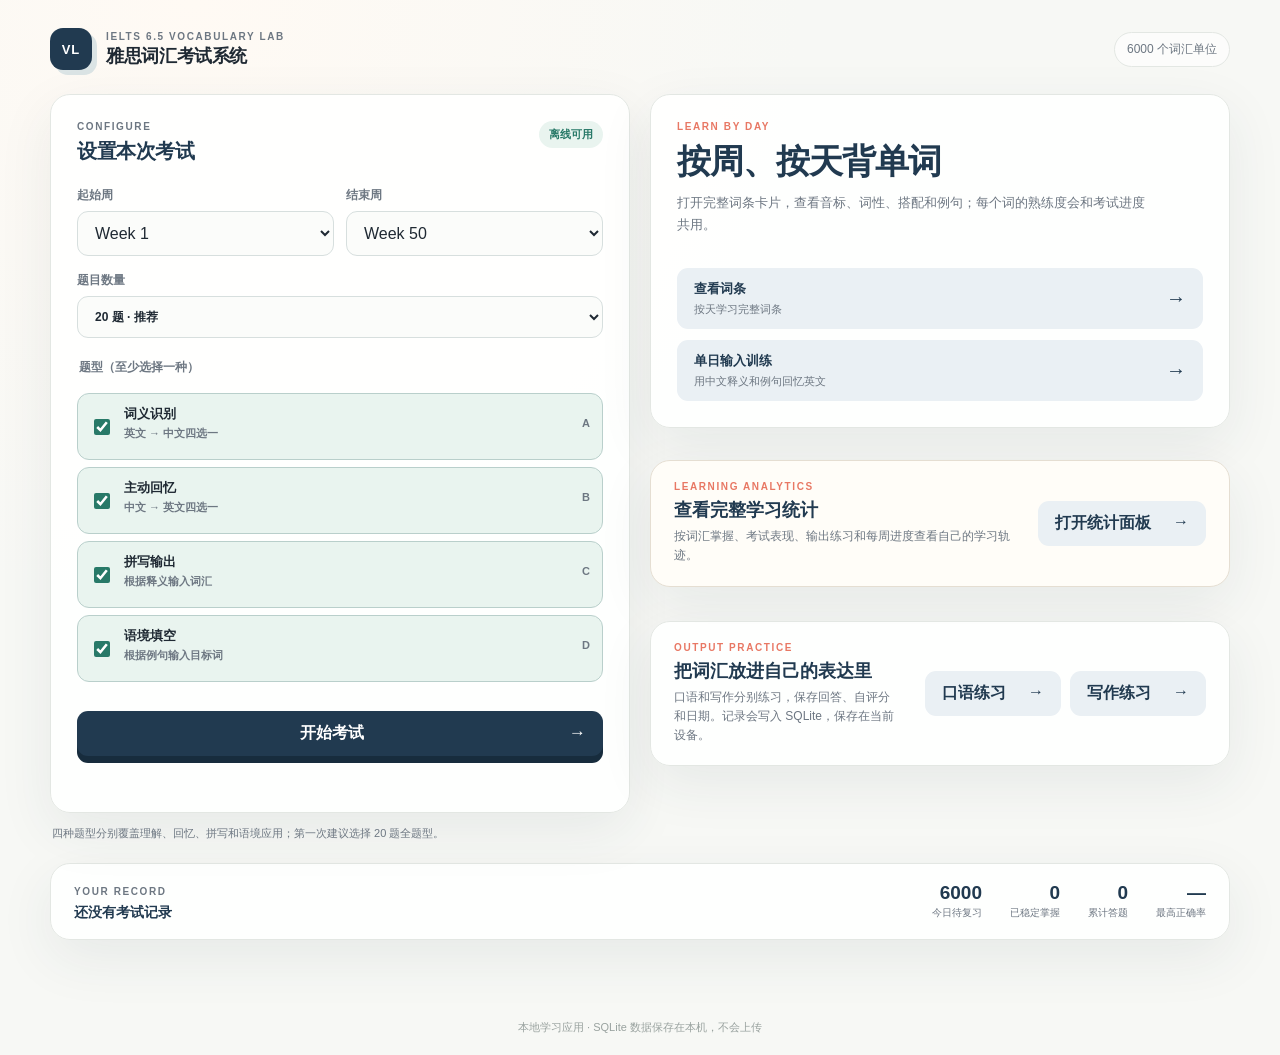
<file: index.html>
<!doctype html>
<html lang="zh-CN">
  <head>
    <meta charset="utf-8" />
    <meta name="viewport" content="width=device-width, initial-scale=1" />
    <title>IELTS Vocabulary Lab</title>
    <link rel="stylesheet" href="styles.css?v=20261031-vocabulary-6000" />
  </head>
  <body>
    <header class="site-header">
      <div class="brand-mark" aria-hidden="true">VL</div>
      <div>
        <p class="eyebrow">IELTS 6.5 VOCABULARY LAB</p>
        <h1>雅思词汇考试系统</h1>
      </div>
      <div class="header-stat" id="headerStat">6000 个词汇单位</div>
    </header>

    <main class="app-shell">
      <section id="setupView" class="view active" aria-label="首页">
        <div class="home-primary-grid">
          <form id="setupForm" class="panel setup-panel home-primary-module">
            <div class="panel-heading">
              <div>
                <p class="eyebrow">CONFIGURE</p>
                <h3>设置本次考试</h3>
              </div>
              <span class="pill">离线可用</span>
            </div>

            <div class="field-row two-col">
              <label>
                <span>起始周</span>
                <select id="weekFrom">
                  <option value="1">Week 1</option>
                  <option value="2">Week 2</option>
                  <option value="3">Week 3</option>
                  <option value="4">Week 4</option>
                  <option value="5">Week 5</option>
                  <option value="6">Week 6</option>
                  <option value="7">Week 7</option>
                  <option value="8">Week 8</option>
                  <option value="9">Week 9</option>
                  <option value="10">Week 10</option>
                </select>
              </label>
              <label>
                <span>结束周</span>
                <select id="weekTo">
                  <option value="1">Week 1</option>
                  <option value="2">Week 2</option>
                  <option value="3">Week 3</option>
                  <option value="4">Week 4</option>
                  <option value="5">Week 5</option>
                  <option value="6">Week 6</option>
                  <option value="7">Week 7</option>
                  <option value="8">Week 8</option>
                  <option value="9">Week 9</option>
                  <option value="10" selected>Week 10</option>
                </select>
              </label>
            </div>

            <label class="field-label">
              <span>题目数量</span>
              <select id="questionCount">
                <option value="10">10 题 · 快速热身</option>
                <option value="20" selected>20 题 · 推荐</option>
                <option value="40">40 题 · 完整练习</option>
                <option value="all">全部词汇</option>
              </select>
            </label>

            <fieldset class="type-fieldset">
              <legend>题型（至少选择一种）</legend>
              <label class="check-card">
                <input type="checkbox" name="questionType" value="meaning" checked />
                <span class="check-copy"><strong>词义识别</strong><small>英文 → 中文四选一</small></span>
                <span class="type-code">A</span>
              </label>
              <label class="check-card">
                <input type="checkbox" name="questionType" value="reverse" checked />
                <span class="check-copy"><strong>主动回忆</strong><small>中文 → 英文四选一</small></span>
                <span class="type-code">B</span>
              </label>
              <label class="check-card">
                <input type="checkbox" name="questionType" value="spell" checked />
                <span class="check-copy"><strong>拼写输出</strong><small>根据释义输入词汇</small></span>
                <span class="type-code">C</span>
              </label>
              <label class="check-card">
                <input type="checkbox" name="questionType" value="cloze" checked />
                <span class="check-copy"><strong>语境填空</strong><small>根据例句输入目标词</small></span>
                <span class="type-code">D</span>
              </label>
            </fieldset>

            <button class="primary-button" type="submit">开始考试 <span>→</span></button>
            <p id="setupHint" class="form-hint" aria-live="polite"></p>
          </form>

          <div class="home-right-column">
            <section class="panel study-primary-module" aria-label="背单词学习模式">
              <div>
                <p class="eyebrow accent">LEARN BY DAY</p>
                <h3>按周、按天背单词</h3>
                <p class="home-module-lead">打开完整词条卡片，查看音标、词性、搭配和例句；每个词的熟练度会和考试进度共用。</p>
              </div>
              <div class="study-primary-actions">
                <button id="openStudy" class="secondary-button study-primary-action" type="button"><span class="study-action-copy"><strong>查看词条</strong><small>按天学习完整词条</small></span><span aria-hidden="true">→</span></button>
                <button id="openTraining" class="secondary-button study-primary-action" type="button"><span class="study-action-copy"><strong>单日输入训练</strong><small>用中文释义和例句回忆英文</small></span><span aria-hidden="true">→</span></button>
              </div>
            </section>

            <div class="home-utility-grid">
              <section class="stats-teaser panel" aria-label="学习数据统计">
                <div><p class="eyebrow accent">LEARNING ANALYTICS</p><h3>查看完整学习统计</h3><p>按词汇掌握、考试表现、输出练习和每周进度查看自己的学习轨迹。</p></div>
                <button id="openStats" class="secondary-button" type="button">打开统计面板 <span>→</span></button>
              </section>

              <section class="practice-teaser panel" aria-label="口语和写作练习">
                <div><p class="eyebrow accent">OUTPUT PRACTICE</p><h3>把词汇放进自己的表达里</h3><p>口语和写作分别练习，保存回答、自评分和日期。记录会写入 SQLite，保存在当前设备。</p></div>
                <div class="practice-entry-actions"><button id="openSpeaking" class="secondary-button" type="button">口语练习 <span>→</span></button><button id="openWriting" class="secondary-button" type="button">写作练习 <span>→</span></button></div>
              </section>
            </div>
          </div>
        </div>

        <p class="setup-tip">四种题型分别覆盖理解、回忆、拼写和语境应用；第一次建议选择 20 题全题型。</p>

        <section class="history-strip panel" aria-label="历史记录">
          <div><span class="eyebrow">YOUR RECORD</span><strong id="historySummary">还没有考试记录</strong></div>
          <div class="history-metrics"><span><b id="dueCount">0</b><small>今日待复习</small></span><span><b id="masteredCount">0</b><small>已稳定掌握</small></span><span><b id="attemptCount">0</b><small>累计答题</small></span><span><b id="bestScore">—</b><small>最高正确率</small></span></div>
        </section>

      </section>

      <section id="examView" class="view" aria-labelledby="questionTitle">
        <div class="exam-topbar">
          <button class="text-button" id="quitExam" type="button">← 返回设置</button>
          <div class="progress-wrap"><div class="progress-meta"><span id="progressLabel">第 1 / 20 题</span><span id="progressPercent">0%</span></div><div class="progress-track"><div id="progressBar" class="progress-bar"></div></div></div>
          <div class="exam-score"><span>本轮得分</span><strong id="liveScore">0</strong></div>
        </div>

        <div class="exam-layout">
          <article class="question-card panel">
            <div class="question-meta"><span id="questionTypeLabel" class="question-type">词义识别</span><span id="questionSource">Week 1 · Day 1</span></div>
            <div id="questionContent"></div>
            <div id="answerArea" class="answer-area"></div>
            <div id="feedback" class="feedback" aria-live="polite"></div>
            <div class="question-actions"><button id="submitAnswer" class="primary-button" type="button">提交答案 <span>↵</span></button><button id="nextQuestion" class="secondary-button hidden" type="button">下一题 <span>→</span></button></div>
          </article>
        </div>
      </section>

      <section id="resultView" class="view" aria-labelledby="resultTitle">
        <div class="result-hero"><p class="eyebrow accent">SESSION COMPLETE</p><h2 id="resultTitle">本轮练习完成</h2><p id="resultSubtitle" class="lead">下面是这次练习的掌握情况。</p><div class="score-ring"><div><strong id="resultScore">0%</strong><span>正确率</span></div></div></div>
        <div class="result-grid"><div class="panel result-panel"><div class="panel-heading"><div><p class="eyebrow">BREAKDOWN</p><h3>按题型查看</h3></div></div><div id="typeBreakdown" class="breakdown-list"></div></div><div class="panel result-panel"><div class="panel-heading"><div><p class="eyebrow">REVIEW</p><h3>需要再看一遍</h3></div><span id="wrongCount" class="pill">0 个</span></div><div id="wrongWords" class="wrong-list"></div></div></div>
        <div id="reviewSummary" class="review-summary panel"></div>
        <div class="result-actions"><button id="retryWrong" class="primary-button" type="button">只练错题 <span>↻</span></button><button id="newExam" class="secondary-button" type="button">重新设置 <span>→</span></button></div>
      </section>

      <section id="speakingView" class="view" aria-labelledby="speakingTitle">
        <div class="practice-topbar"><button class="text-button" id="backFromSpeaking" type="button">← 返回考试设置</button><div><p class="eyebrow accent">SPEAKING OUTPUT</p><h2 id="speakingTitle">口语 Part 3 练习</h2></div><span class="pill">SQLite 本机保存</span></div>
        <div class="practice-layout">
          <article class="panel practice-editor">
            <div class="practice-controls"><label><span>题型</span><select id="speakingType"></select></label><label><span>计划周次</span><select id="speakingWeek"></select></label></div>
            <div class="practice-prompt-meta"><span id="speakingPromptType" class="question-type">口语 Part 3</span><span id="speakingPromptWeek">观点 · 理由 · 例子</span></div>
            <h3 id="speakingPromptTitle"></h3><p id="speakingPromptBody" class="practice-prompt-body"></p><div id="speakingHints" class="practice-hints"></div>
            <label class="answer-label" for="speakingResponse">你的回答</label><textarea id="speakingResponse" class="practice-textarea" placeholder="先用英文组织观点，再开始输入……"></textarea>
            <div class="practice-toolbar"><span id="speakingWordCount">0 词</span><label>自评分 <select id="speakingRating"><option value="3">3 · 还可以</option><option value="4">4 · 较好</option><option value="5">5 · 很好</option><option value="2">2 · 需要重做</option><option value="1">1 · 很困难</option></select></label></div>
            <div class="question-actions"><button id="newSpeakingPrompt" class="secondary-button" type="button">下一个计划题目 ↻</button><button id="saveSpeaking" class="primary-button" type="button">保存这次练习 <span>✓</span></button></div><p id="speakingHint" class="form-hint" aria-live="polite"></p>
          </article>
          <aside class="practice-side-column"><div class="panel practice-guide"><p class="eyebrow">十周计划</p><h3>Part 1 · Part 2 · Part 3</h3><p>每周围绕一个主题练习三种口语任务：Part 1 练自然回答，Part 2 练连续表达，Part 3 练观点、理由和例子。</p><ol><li>先选择题型和 Week</li><li>按考试时限完成回答</li><li>保存后复盘词汇和流利度</li></ol></div><div class="panel practice-history-panel"><div class="panel-heading"><div><p class="eyebrow">RECENT SPEAKING</p><h3>最近练习</h3></div><span id="speakingCount" class="pill">0 次</span></div><div id="speakingHistory" class="practice-history"></div></div></aside>
        </div>
      </section>

      <section id="writingView" class="view" aria-labelledby="writingTitle">
        <div class="practice-topbar"><button class="text-button" id="backFromWriting" type="button">← 返回考试设置</button><div><p class="eyebrow accent">WRITING OUTPUT</p><h2 id="writingTitle">Task 2 写作练习</h2></div><span class="pill">SQLite 本机保存</span></div>
        <div class="practice-layout">
          <article class="panel practice-editor">
            <div class="practice-controls"><label><span>题型</span><select id="writingType"></select></label><label><span>计划周次</span><select id="writingWeek"></select></label></div>
            <div class="practice-prompt-meta"><span id="writingPromptType" class="question-type">Task 2 写作</span><span id="writingPromptWeek">立场 · 论证 · 搭配</span></div>
            <h3 id="writingPromptTitle"></h3><p id="writingPromptBody" class="practice-prompt-body"></p><div id="writingHints" class="practice-hints"></div>
            <label class="answer-label" for="writingResponse">你的回答</label><textarea id="writingResponse" class="practice-textarea" placeholder="先写清楚立场和段落逻辑，再开始输入……"></textarea>
            <div class="practice-toolbar"><span id="writingWordCount">0 词</span><label>自评分 <select id="writingRating"><option value="3">3 · 还可以</option><option value="4">4 · 较好</option><option value="5">5 · 很好</option><option value="2">2 · 需要重做</option><option value="1">1 · 很困难</option></select></label></div>
            <div class="question-actions"><button id="newWritingPrompt" class="secondary-button" type="button">下一个计划题目 ↻</button><button id="saveWriting" class="primary-button" type="button">保存这次练习 <span>✓</span></button></div><p id="writingHint" class="form-hint" aria-live="polite"></p>
          </article>
          <aside class="practice-side-column"><div class="panel practice-guide"><p class="eyebrow">十周计划</p><h3>Task 1 · Task 2</h3><p>Task 1 每周练习图表、流程或地图概述；Task 2 覆盖观点、讨论、问题解决和综合题型。当前题目是训练题，不冒充官方真题。</p><ol><li>先识别题型和写作任务</li><li>按 20 或 40 分钟限时</li><li>检查结构、连接和例证</li></ol></div><div class="panel practice-history-panel"><div class="panel-heading"><div><p class="eyebrow">RECENT WRITING</p><h3>最近练习</h3></div><span id="writingCount" class="pill">0 次</span></div><div id="writingHistory" class="practice-history"></div></div></aside>
        </div>
      </section>

      <section id="studyView" class="view" aria-labelledby="studyTitle">
        <div class="study-topbar">
          <button class="text-button" id="backFromStudy" type="button">← 返回考试设置</button>
          <div><p class="eyebrow accent">LEARN BY DAY</p><h2 id="studyTitle">背单词学习模式</h2></div>
          <span class="pill">SQLite 本机保存</span>
        </div>
        <div class="study-controls panel">
          <div class="study-selects">
            <label><span>选择周</span><select id="studyWeek"></select></label>
            <label><span>选择天</span><select id="studyDay"></select></label>
            <label><span>显示词汇</span><select id="studyFilter"><option value="all">全部词汇</option><option value="new">尚未学习</option><option value="due">今天待复习</option><option value="needs">需要巩固</option><option value="mastered">已稳定掌握</option></select></label>
          </div>
          <div class="study-summary"><strong id="studyProgressSummary">正在加载词汇</strong><span id="studyProgressHint">按天学习，每次完成后标记熟练度。</span></div>
        </div>
        <div id="studyWords" class="study-words" aria-live="polite"></div>
      </section>

      <section id="trainingView" class="view" aria-labelledby="trainingTitle">
        <div class="study-topbar">
          <button class="text-button" id="backFromTraining" type="button">← 返回首页</button>
          <div><p class="eyebrow accent">DAILY INPUT TRAINING</p><h2 id="trainingTitle">单日输入训练</h2></div>
          <span class="pill">当天 20 词</span>
        </div>
        <div class="training-layout">
          <article class="panel training-card">
            <div class="training-controls"><label><span>选择周</span><select id="trainingWeek"></select></label><label><span>选择天</span><select id="trainingDay"></select></label><button id="startTraining" class="secondary-button" type="button">开始本日训练</button></div>
            <div id="trainingSummary" class="training-summary"></div>
            <div id="trainingProgress" class="training-progress"></div>
            <div id="trainingPrompt"></div>
            <div id="trainingAnswerArea"></div>
            <div id="trainingFeedback" class="feedback" aria-live="polite"></div>
            <div class="question-actions"><button id="submitTraining" class="primary-button" type="button">提交答案 <span>↵</span></button><button id="nextTraining" class="secondary-button hidden" type="button">下一题 <span>→</span></button></div>
          </article>
        </div>
      </section>

      <section id="statsView" class="view" aria-labelledby="statsTitle">
        <div class="stats-topbar">
          <button class="text-button" id="backFromStats" type="button">← 返回考试设置</button>
          <div><p class="eyebrow accent">LEARNING ANALYTICS</p><h2 id="statsTitle">学习数据统计</h2></div>
          <span class="pill">本机数据</span>
        </div>
        <div class="stats-data-actions" aria-label="学习数据管理">
          <span id="statsDataHint" class="stats-muted">数据可导出为 SQLite 文件，方便备份或迁移到另一台设备。</span>
          <div><button id="exportData" class="secondary-button" type="button">导出学习数据</button><button id="importData" class="secondary-button" type="button">导入学习数据</button><input id="importDataFile" type="file" accept=".sqlite,.db,application/vnd.sqlite3,application/octet-stream" hidden /></div>
        </div>

        <div class="stats-overview" aria-label="学习总览">
          <article class="panel stats-metric"><span>词汇总量</span><strong id="statsTotalWords">0</strong><small>当前词库</small></article>
          <article class="panel stats-metric"><span>已学习</span><strong id="statsStudiedWords">0</strong><small id="statsStudiedHint">0% 已有记录</small></article>
          <article class="panel stats-metric"><span>稳定掌握</span><strong id="statsMasteredWords">0</strong><small id="statsMasteredHint">熟练度 4–5</small></article>
          <article class="panel stats-metric"><span>今日待复习</span><strong id="statsDueWords">0</strong><small id="statsNewWords">含尚未学习词</small></article>
        </div>

        <div class="stats-grid">
          <article class="panel stats-panel">
            <div class="panel-heading"><div><p class="eyebrow">EXAM PERFORMANCE</p><h3>考试表现</h3></div><span id="statsExamCount" class="pill">0 次</span></div>
            <div class="stats-inline-metrics"><div><strong id="statsAverageScore">—</strong><span>平均正确率</span></div><div><strong id="statsBestScore">—</strong><span>最高正确率</span></div><div><strong id="statsAnswerCount">0</strong><span>答题总数</span></div></div>
            <div id="statsRecentExams" class="stats-recent-list"></div>
          </article>
          <article class="panel stats-panel">
            <div class="panel-heading"><div><p class="eyebrow">OUTPUT PRACTICE</p><h3>口语与写作</h3></div><span id="statsPracticeCount" class="pill">0 次</span></div>
            <div class="stats-inline-metrics"><div><strong id="statsSpeakingCount">0</strong><span>口语练习</span></div><div><strong id="statsWritingCount">0</strong><span>写作练习</span></div><div><strong id="statsPracticeRating">—</strong><span>平均自评分</span></div></div>
            <p id="statsPracticeHint" class="stats-muted">保存一次回答后，这里会显示你的输出练习节奏。</p>
          </article>
        </div>

        <article class="panel stats-panel stats-week-panel">
          <div class="panel-heading"><div><p class="eyebrow">WEEKLY PROGRESS</p><h3>按 Week 查看进度</h3></div><span class="stats-muted">每个词只计入当前最高熟练度</span></div>
          <div id="statsWeekProgress" class="stats-week-list" aria-live="polite"></div>
        </article>
      </section>
    </main>
    <footer class="site-footer">本地学习应用 · SQLite 数据保存在本机，不会上传</footer>

    <script src="vendor/sql-wasm.js"></script>
    <script src="data/words.js?v=20261031-vocabulary-6000"></script>
    <script src="data/language-packs/manifest.js?v=20261031-vocabulary-6000"></script>
    <script src="data/language-packs/zh-CN.js?v=20261031-vocabulary-6000"></script>
    <script src="data/language-packs/ja.js?v=20261031-vocabulary-6000"></script>
    <script src="data/language-packs/ko.js?v=20261031-vocabulary-6000"></script>
    <script src="data/language-packs/fr.js?v=20261031-vocabulary-6000"></script>
    <script src="data/language-packs/es.js?v=20261031-vocabulary-6000"></script>
    <script src="data/language-packs/ar.js?v=20261031-vocabulary-6000"></script>
    <script src="data/language-packs.js?v=20261031-vocabulary-6000"></script>
    <script src="db.js"></script>
    <script src="app.js?v=20261031-vocabulary-6000"></script>
  </body>
</html>
</file>
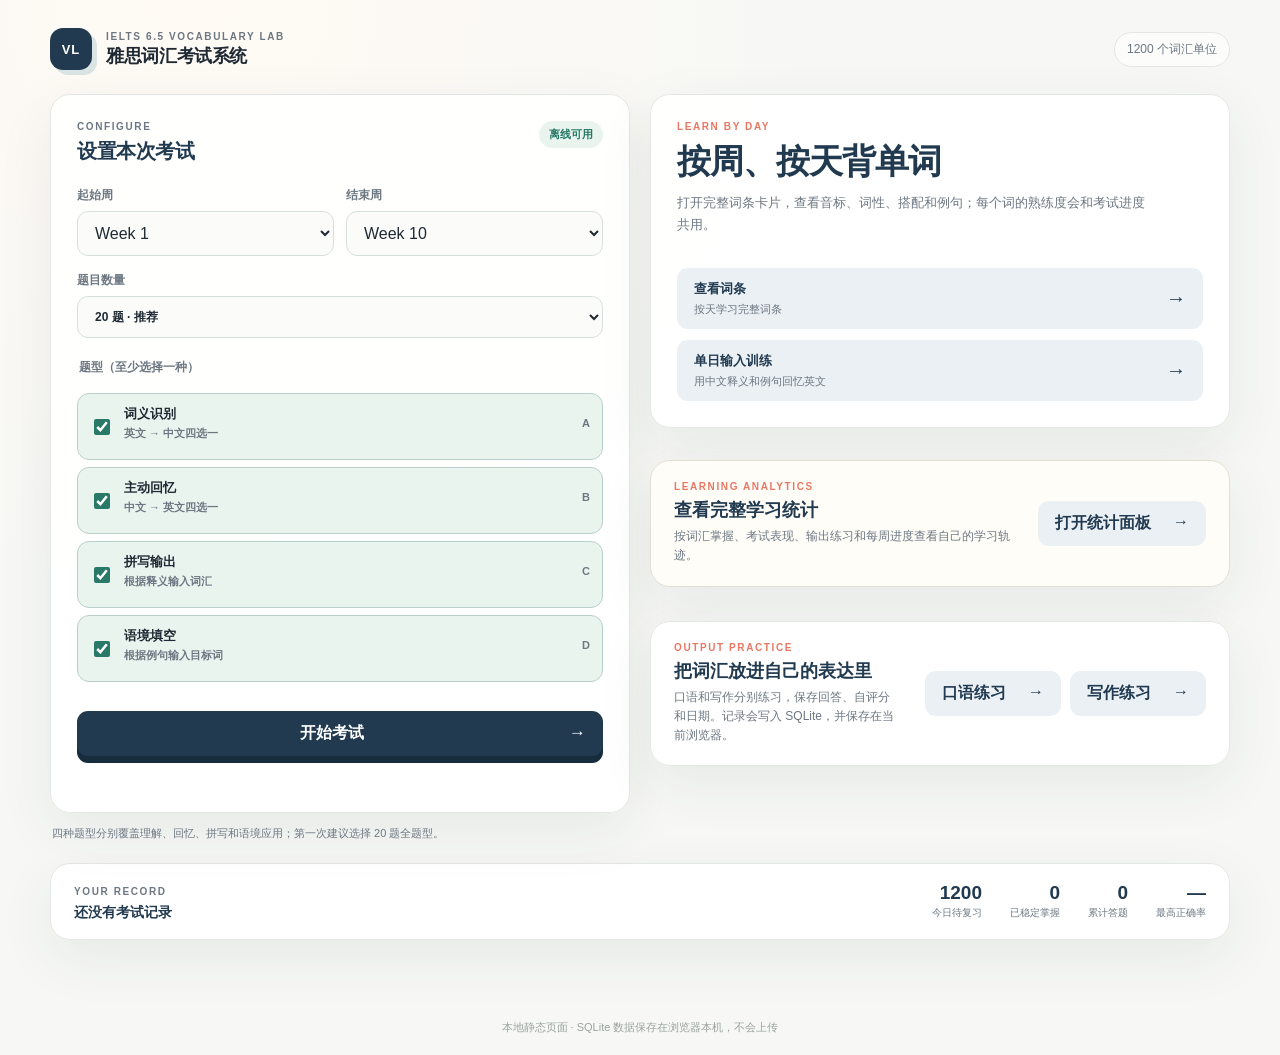
<file: IELTS Vocabulary Lab.app/Contents/Resources/site/index.html>
<!doctype html>
<html lang="zh-CN">
  <head>
    <meta charset="utf-8" />
    <meta name="viewport" content="width=device-width, initial-scale=1" />
    <title>IELTS Vocabulary Lab</title>
    <link rel="stylesheet" href="styles.css?v=20260923-stars-v2" />
  </head>
  <body>
    <header class="site-header">
      <div class="brand-mark" aria-hidden="true">VL</div>
      <div>
        <p class="eyebrow">IELTS 6.5 VOCABULARY LAB</p>
        <h1>雅思词汇考试系统</h1>
      </div>
      <div class="header-stat" id="headerStat">1200 个词汇单位</div>
    </header>

    <main class="app-shell">
      <section id="setupView" class="view active" aria-label="首页">
        <div class="home-primary-grid">
          <form id="setupForm" class="panel setup-panel home-primary-module">
            <div class="panel-heading">
              <div>
                <p class="eyebrow">CONFIGURE</p>
                <h3>设置本次考试</h3>
              </div>
              <span class="pill">离线可用</span>
            </div>

            <div class="field-row two-col">
              <label>
                <span>起始周</span>
                <select id="weekFrom">
                  <option value="1">Week 1</option>
                  <option value="2">Week 2</option>
                  <option value="3">Week 3</option>
                  <option value="4">Week 4</option>
                  <option value="5">Week 5</option>
                  <option value="6">Week 6</option>
                  <option value="7">Week 7</option>
                  <option value="8">Week 8</option>
                  <option value="9">Week 9</option>
                  <option value="10">Week 10</option>
                </select>
              </label>
              <label>
                <span>结束周</span>
                <select id="weekTo">
                  <option value="1">Week 1</option>
                  <option value="2">Week 2</option>
                  <option value="3">Week 3</option>
                  <option value="4">Week 4</option>
                  <option value="5">Week 5</option>
                  <option value="6">Week 6</option>
                  <option value="7">Week 7</option>
                  <option value="8">Week 8</option>
                  <option value="9">Week 9</option>
                  <option value="10" selected>Week 10</option>
                </select>
              </label>
            </div>

            <label class="field-label">
              <span>题目数量</span>
              <select id="questionCount">
                <option value="10">10 题 · 快速热身</option>
                <option value="20" selected>20 题 · 推荐</option>
                <option value="40">40 题 · 完整练习</option>
                <option value="all">全部词汇</option>
              </select>
            </label>

            <fieldset class="type-fieldset">
              <legend>题型（至少选择一种）</legend>
              <label class="check-card">
                <input type="checkbox" name="questionType" value="meaning" checked />
                <span class="check-copy"><strong>词义识别</strong><small>英文 → 中文四选一</small></span>
                <span class="type-code">A</span>
              </label>
              <label class="check-card">
                <input type="checkbox" name="questionType" value="reverse" checked />
                <span class="check-copy"><strong>主动回忆</strong><small>中文 → 英文四选一</small></span>
                <span class="type-code">B</span>
              </label>
              <label class="check-card">
                <input type="checkbox" name="questionType" value="spell" checked />
                <span class="check-copy"><strong>拼写输出</strong><small>根据释义输入词汇</small></span>
                <span class="type-code">C</span>
              </label>
              <label class="check-card">
                <input type="checkbox" name="questionType" value="cloze" checked />
                <span class="check-copy"><strong>语境填空</strong><small>根据例句输入目标词</small></span>
                <span class="type-code">D</span>
              </label>
            </fieldset>

            <button class="primary-button" type="submit">开始考试 <span>→</span></button>
            <p id="setupHint" class="form-hint" aria-live="polite"></p>
          </form>

          <div class="home-right-column">
            <section class="panel study-primary-module" aria-label="背单词学习模式">
              <div>
                <p class="eyebrow accent">LEARN BY DAY</p>
                <h3>按周、按天背单词</h3>
                <p class="home-module-lead">打开完整词条卡片，查看音标、词性、搭配和例句；每个词的熟练度会和考试进度共用。</p>
              </div>
              <div class="study-primary-actions">
                <button id="openStudy" class="secondary-button study-primary-action" type="button"><span class="study-action-copy"><strong>查看词条</strong><small>按天学习完整词条</small></span><span aria-hidden="true">→</span></button>
                <button id="openTraining" class="secondary-button study-primary-action" type="button"><span class="study-action-copy"><strong>单日输入训练</strong><small>用中文释义和例句回忆英文</small></span><span aria-hidden="true">→</span></button>
              </div>
            </section>

            <div class="home-utility-grid">
              <section class="stats-teaser panel" aria-label="学习数据统计">
                <div><p class="eyebrow accent">LEARNING ANALYTICS</p><h3>查看完整学习统计</h3><p>按词汇掌握、考试表现、输出练习和每周进度查看自己的学习轨迹。</p></div>
                <button id="openStats" class="secondary-button" type="button">打开统计面板 <span>→</span></button>
              </section>

              <section class="practice-teaser panel" aria-label="口语和写作练习">
                <div><p class="eyebrow accent">OUTPUT PRACTICE</p><h3>把词汇放进自己的表达里</h3><p>口语和写作分别练习，保存回答、自评分和日期。记录会写入 SQLite，并保存在当前浏览器。</p></div>
                <div class="practice-entry-actions"><button id="openSpeaking" class="secondary-button" type="button">口语练习 <span>→</span></button><button id="openWriting" class="secondary-button" type="button">写作练习 <span>→</span></button></div>
              </section>
            </div>
          </div>
        </div>

        <p class="setup-tip">四种题型分别覆盖理解、回忆、拼写和语境应用；第一次建议选择 20 题全题型。</p>

        <section class="history-strip panel" aria-label="历史记录">
          <div><span class="eyebrow">YOUR RECORD</span><strong id="historySummary">还没有考试记录</strong></div>
          <div class="history-metrics"><span><b id="dueCount">0</b><small>今日待复习</small></span><span><b id="masteredCount">0</b><small>已稳定掌握</small></span><span><b id="attemptCount">0</b><small>累计答题</small></span><span><b id="bestScore">—</b><small>最高正确率</small></span></div>
        </section>

      </section>

      <section id="examView" class="view" aria-labelledby="questionTitle">
        <div class="exam-topbar">
          <button class="text-button" id="quitExam" type="button">← 返回设置</button>
          <div class="progress-wrap"><div class="progress-meta"><span id="progressLabel">第 1 / 20 题</span><span id="progressPercent">0%</span></div><div class="progress-track"><div id="progressBar" class="progress-bar"></div></div></div>
          <div class="exam-score"><span>本轮得分</span><strong id="liveScore">0</strong></div>
        </div>

        <div class="exam-layout">
          <article class="question-card panel">
            <div class="question-meta"><span id="questionTypeLabel" class="question-type">词义识别</span><span id="questionSource">Week 1 · Day 1</span></div>
            <div id="questionContent"></div>
            <div id="answerArea" class="answer-area"></div>
            <div id="feedback" class="feedback" aria-live="polite"></div>
            <div class="question-actions"><button id="submitAnswer" class="primary-button" type="button">提交答案 <span>↵</span></button><button id="nextQuestion" class="secondary-button hidden" type="button">下一题 <span>→</span></button></div>
          </article>
        </div>
      </section>

      <section id="resultView" class="view" aria-labelledby="resultTitle">
        <div class="result-hero"><p class="eyebrow accent">SESSION COMPLETE</p><h2 id="resultTitle">本轮练习完成</h2><p id="resultSubtitle" class="lead">下面是这次练习的掌握情况。</p><div class="score-ring"><div><strong id="resultScore">0%</strong><span>正确率</span></div></div></div>
        <div class="result-grid"><div class="panel result-panel"><div class="panel-heading"><div><p class="eyebrow">BREAKDOWN</p><h3>按题型查看</h3></div></div><div id="typeBreakdown" class="breakdown-list"></div></div><div class="panel result-panel"><div class="panel-heading"><div><p class="eyebrow">REVIEW</p><h3>需要再看一遍</h3></div><span id="wrongCount" class="pill">0 个</span></div><div id="wrongWords" class="wrong-list"></div></div></div>
        <div id="reviewSummary" class="review-summary panel"></div>
        <div class="result-actions"><button id="retryWrong" class="primary-button" type="button">只练错题 <span>↻</span></button><button id="newExam" class="secondary-button" type="button">重新设置 <span>→</span></button></div>
      </section>

      <section id="speakingView" class="view" aria-labelledby="speakingTitle">
        <div class="practice-topbar"><button class="text-button" id="backFromSpeaking" type="button">← 返回考试设置</button><div><p class="eyebrow accent">SPEAKING OUTPUT</p><h2 id="speakingTitle">口语 Part 3 练习</h2></div><span class="pill">SQLite 本机保存</span></div>
        <div class="practice-layout">
          <article class="panel practice-editor">
            <div class="practice-controls"><label><span>题型</span><select id="speakingType"></select></label><label><span>计划周次</span><select id="speakingWeek"></select></label></div>
            <div class="practice-prompt-meta"><span id="speakingPromptType" class="question-type">口语 Part 3</span><span id="speakingPromptWeek">观点 · 理由 · 例子</span></div>
            <h3 id="speakingPromptTitle"></h3><p id="speakingPromptBody" class="practice-prompt-body"></p><div id="speakingHints" class="practice-hints"></div>
            <label class="answer-label" for="speakingResponse">你的回答</label><textarea id="speakingResponse" class="practice-textarea" placeholder="先用英文组织观点，再开始输入……"></textarea>
            <div class="practice-toolbar"><span id="speakingWordCount">0 词</span><label>自评分 <select id="speakingRating"><option value="3">3 · 还可以</option><option value="4">4 · 较好</option><option value="5">5 · 很好</option><option value="2">2 · 需要重做</option><option value="1">1 · 很困难</option></select></label></div>
            <div class="question-actions"><button id="newSpeakingPrompt" class="secondary-button" type="button">下一个计划题目 ↻</button><button id="saveSpeaking" class="primary-button" type="button">保存这次练习 <span>✓</span></button></div><p id="speakingHint" class="form-hint" aria-live="polite"></p>
          </article>
          <aside class="practice-side-column"><div class="panel practice-guide"><p class="eyebrow">十周计划</p><h3>Part 1 · Part 2 · Part 3</h3><p>每周围绕一个主题练习三种口语任务：Part 1 练自然回答，Part 2 练连续表达，Part 3 练观点、理由和例子。</p><ol><li>先选择题型和 Week</li><li>按考试时限完成回答</li><li>保存后复盘词汇和流利度</li></ol></div><div class="panel practice-history-panel"><div class="panel-heading"><div><p class="eyebrow">RECENT SPEAKING</p><h3>最近练习</h3></div><span id="speakingCount" class="pill">0 次</span></div><div id="speakingHistory" class="practice-history"></div></div></aside>
        </div>
      </section>

      <section id="writingView" class="view" aria-labelledby="writingTitle">
        <div class="practice-topbar"><button class="text-button" id="backFromWriting" type="button">← 返回考试设置</button><div><p class="eyebrow accent">WRITING OUTPUT</p><h2 id="writingTitle">Task 2 写作练习</h2></div><span class="pill">SQLite 本机保存</span></div>
        <div class="practice-layout">
          <article class="panel practice-editor">
            <div class="practice-controls"><label><span>题型</span><select id="writingType"></select></label><label><span>计划周次</span><select id="writingWeek"></select></label></div>
            <div class="practice-prompt-meta"><span id="writingPromptType" class="question-type">Task 2 写作</span><span id="writingPromptWeek">立场 · 论证 · 搭配</span></div>
            <h3 id="writingPromptTitle"></h3><p id="writingPromptBody" class="practice-prompt-body"></p><div id="writingHints" class="practice-hints"></div>
            <label class="answer-label" for="writingResponse">你的回答</label><textarea id="writingResponse" class="practice-textarea" placeholder="先写清楚立场和段落逻辑，再开始输入……"></textarea>
            <div class="practice-toolbar"><span id="writingWordCount">0 词</span><label>自评分 <select id="writingRating"><option value="3">3 · 还可以</option><option value="4">4 · 较好</option><option value="5">5 · 很好</option><option value="2">2 · 需要重做</option><option value="1">1 · 很困难</option></select></label></div>
            <div class="question-actions"><button id="newWritingPrompt" class="secondary-button" type="button">下一个计划题目 ↻</button><button id="saveWriting" class="primary-button" type="button">保存这次练习 <span>✓</span></button></div><p id="writingHint" class="form-hint" aria-live="polite"></p>
          </article>
          <aside class="practice-side-column"><div class="panel practice-guide"><p class="eyebrow">十周计划</p><h3>Task 1 · Task 2</h3><p>Task 1 每周练习图表、流程或地图概述；Task 2 覆盖观点、讨论、问题解决和综合题型。当前题目是训练题，不冒充官方真题。</p><ol><li>先识别题型和写作任务</li><li>按 20 或 40 分钟限时</li><li>检查结构、连接和例证</li></ol></div><div class="panel practice-history-panel"><div class="panel-heading"><div><p class="eyebrow">RECENT WRITING</p><h3>最近练习</h3></div><span id="writingCount" class="pill">0 次</span></div><div id="writingHistory" class="practice-history"></div></div></aside>
        </div>
      </section>

      <section id="studyView" class="view" aria-labelledby="studyTitle">
        <div class="study-topbar">
          <button class="text-button" id="backFromStudy" type="button">← 返回考试设置</button>
          <div><p class="eyebrow accent">LEARN BY DAY</p><h2 id="studyTitle">背单词学习模式</h2></div>
          <span class="pill">SQLite 本机保存</span>
        </div>
        <div class="study-controls panel">
          <div class="study-selects">
            <label><span>选择周</span><select id="studyWeek"></select></label>
            <label><span>选择天</span><select id="studyDay"></select></label>
            <label><span>显示词汇</span><select id="studyFilter"><option value="all">全部词汇</option><option value="new">尚未学习</option><option value="due">今天待复习</option><option value="needs">需要巩固</option><option value="mastered">已稳定掌握</option></select></label>
          </div>
          <div class="study-summary"><strong id="studyProgressSummary">正在加载词汇</strong><span id="studyProgressHint">按天学习，每次完成后标记熟练度。</span></div>
        </div>
        <div id="studyWords" class="study-words" aria-live="polite"></div>
      </section>

      <section id="trainingView" class="view" aria-labelledby="trainingTitle">
        <div class="study-topbar">
          <button class="text-button" id="backFromTraining" type="button">← 返回首页</button>
          <div><p class="eyebrow accent">DAILY INPUT TRAINING</p><h2 id="trainingTitle">单日输入训练</h2></div>
          <span class="pill">当天 20 词</span>
        </div>
        <div class="training-layout">
          <article class="panel training-card">
            <div class="training-controls"><label><span>选择周</span><select id="trainingWeek"></select></label><label><span>选择天</span><select id="trainingDay"></select></label><button id="startTraining" class="secondary-button" type="button">开始本日训练</button></div>
            <div id="trainingSummary" class="training-summary"></div>
            <div id="trainingProgress" class="training-progress"></div>
            <div id="trainingPrompt"></div>
            <div id="trainingAnswerArea"></div>
            <div id="trainingFeedback" class="feedback" aria-live="polite"></div>
            <div class="question-actions"><button id="submitTraining" class="primary-button" type="button">提交答案 <span>↵</span></button><button id="nextTraining" class="secondary-button hidden" type="button">下一题 <span>→</span></button></div>
          </article>
        </div>
      </section>

      <section id="statsView" class="view" aria-labelledby="statsTitle">
        <div class="stats-topbar">
          <button class="text-button" id="backFromStats" type="button">← 返回考试设置</button>
          <div><p class="eyebrow accent">LEARNING ANALYTICS</p><h2 id="statsTitle">学习数据统计</h2></div>
          <span class="pill">本机数据</span>
        </div>
        <div class="stats-data-actions" aria-label="学习数据管理">
          <span id="statsDataHint" class="stats-muted">数据可导出为 SQLite 文件，方便备份或迁移到另一台设备。</span>
          <div><button id="exportData" class="secondary-button" type="button">导出学习数据</button><button id="importData" class="secondary-button" type="button">导入学习数据</button><input id="importDataFile" type="file" accept=".sqlite,.db,application/vnd.sqlite3,application/octet-stream" hidden /></div>
        </div>

        <div class="stats-overview" aria-label="学习总览">
          <article class="panel stats-metric"><span>词汇总量</span><strong id="statsTotalWords">0</strong><small>当前词库</small></article>
          <article class="panel stats-metric"><span>已学习</span><strong id="statsStudiedWords">0</strong><small id="statsStudiedHint">0% 已有记录</small></article>
          <article class="panel stats-metric"><span>稳定掌握</span><strong id="statsMasteredWords">0</strong><small id="statsMasteredHint">熟练度 4–5</small></article>
          <article class="panel stats-metric"><span>今日待复习</span><strong id="statsDueWords">0</strong><small id="statsNewWords">含尚未学习词</small></article>
        </div>

        <div class="stats-grid">
          <article class="panel stats-panel">
            <div class="panel-heading"><div><p class="eyebrow">EXAM PERFORMANCE</p><h3>考试表现</h3></div><span id="statsExamCount" class="pill">0 次</span></div>
            <div class="stats-inline-metrics"><div><strong id="statsAverageScore">—</strong><span>平均正确率</span></div><div><strong id="statsBestScore">—</strong><span>最高正确率</span></div><div><strong id="statsAnswerCount">0</strong><span>答题总数</span></div></div>
            <div id="statsRecentExams" class="stats-recent-list"></div>
          </article>
          <article class="panel stats-panel">
            <div class="panel-heading"><div><p class="eyebrow">OUTPUT PRACTICE</p><h3>口语与写作</h3></div><span id="statsPracticeCount" class="pill">0 次</span></div>
            <div class="stats-inline-metrics"><div><strong id="statsSpeakingCount">0</strong><span>口语练习</span></div><div><strong id="statsWritingCount">0</strong><span>写作练习</span></div><div><strong id="statsPracticeRating">—</strong><span>平均自评分</span></div></div>
            <p id="statsPracticeHint" class="stats-muted">保存一次回答后，这里会显示你的输出练习节奏。</p>
          </article>
        </div>

        <article class="panel stats-panel stats-week-panel">
          <div class="panel-heading"><div><p class="eyebrow">WEEKLY PROGRESS</p><h3>按 Week 查看进度</h3></div><span class="stats-muted">每个词只计入当前最高熟练度</span></div>
          <div id="statsWeekProgress" class="stats-week-list" aria-live="polite"></div>
        </article>
      </section>
    </main>
    <footer class="site-footer">本地静态页面 · SQLite 数据保存在浏览器本机，不会上传</footer>

    <script src="vendor/sql-wasm.js"></script>
    <script src="data/words.js"></script>
    <script src="db.js"></script>
    <script src="app.js?v=20261029-widget-deeplink"></script>
  </body>
</html>
</file>
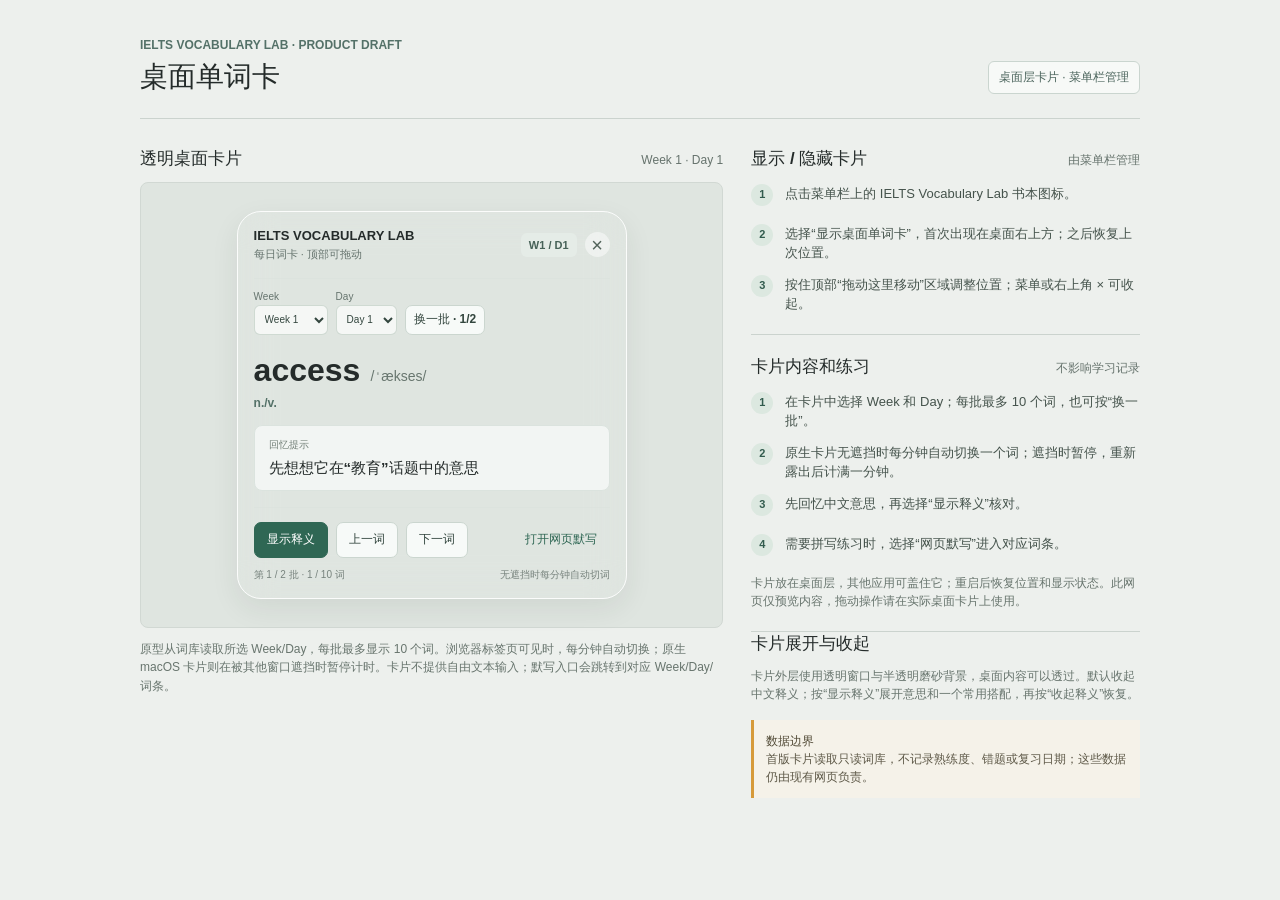
<file: docs/desktop-widget-prototype.html>
<!doctype html>
<html lang="zh-CN">
<head>
  <meta charset="utf-8">
  <meta name="viewport" content="width=device-width, initial-scale=1">
  <title>IELTS Vocabulary Lab · 桌面词卡原型</title>
  <style>
    :root {
      color-scheme: light;
      font-family: -apple-system, BlinkMacSystemFont, "Segoe UI", sans-serif;
      color: #242b2a;
      background: #edf0ed;
      font-synthesis: none;
    }

    * { box-sizing: border-box; }

    body {
      margin: 0;
      min-height: 100vh;
      background: #edf0ed;
    }

    button, a { font: inherit; }

    .page {
      width: min(100% - 40px, 1000px);
      margin: 0 auto;
      padding: 38px 0 56px;
    }

    .page-header {
      display: flex;
      justify-content: space-between;
      align-items: flex-end;
      gap: 24px;
      padding-bottom: 24px;
      border-bottom: 1px solid #cbd3ce;
    }

    .eyebrow {
      margin: 0 0 8px;
      color: #547168;
      font-size: 12px;
      font-weight: 700;
      text-transform: uppercase;
    }

    h1 {
      margin: 0;
      font-size: 28px;
      line-height: 1.2;
      font-weight: 650;
    }

    .draft-tag {
      flex: 0 0 auto;
      padding: 7px 10px;
      border: 1px solid #cad5cf;
      border-radius: 6px;
      color: #4c655d;
      background: #f7f9f7;
      font-size: 12px;
    }

    .layout {
      display: grid;
      grid-template-columns: minmax(0, 1.2fr) minmax(280px, .8fr);
      gap: 28px;
      align-items: start;
      padding-top: 28px;
    }

    .section-title {
      display: flex;
      align-items: baseline;
      justify-content: space-between;
      gap: 16px;
      margin: 0 0 12px;
    }

    h2 {
      margin: 0;
      font-size: 17px;
      font-weight: 650;
    }

    .caption {
      color: #66736d;
      font-size: 12px;
    }

    .desktop-surface {
      min-height: 376px;
      display: grid;
      place-items: center;
      padding: 28px;
      border: 1px solid #d1d8d3;
      border-radius: 8px;
      background: #dfe5e0;
    }

    .widget {
      width: min(100%, 390px);
      min-height: 282px;
      display: flex;
      flex-direction: column;
      padding: 16px;
      border: 1px solid rgba(255,255,255,.86);
      border-radius: 24px;
      background: transparent;
      box-shadow: 0 10px 28px rgba(33, 49, 42, .08);
      backdrop-filter: blur(18px);
    }

    .widget-header {
      display: flex;
      justify-content: space-between;
      align-items: center;
      gap: 12px;
      padding-bottom: 16px;
      border-bottom: 1px solid rgba(219, 226, 221, .72);
    }

    .card-heading-actions { display: flex; align-items: center; gap: 8px; }

    .close-card {
      width: 25px;
      height: 25px;
      border: 0;
      border-radius: 50%;
      color: #52635a;
      background: rgba(255,255,255,.48);
      font-size: 20px;
      line-height: 1;
      cursor: pointer;
    }

    .card-selectors {
      display: flex;
      align-items: end;
      gap: 8px;
      padding-top: 12px;
    }

    .card-selectors label {
      display: grid;
      gap: 3px;
      color: #66746e;
      font-size: 10px;
    }

    .card-selectors select {
      max-width: 112px;
      height: 30px;
      padding: 0 6px;
      border: 1px solid rgba(203,214,207,.9);
      border-radius: 6px;
      color: #33463e;
      background: rgba(255,255,255,.68);
      font: inherit;
    }

    .card-selectors .button { min-height: 30px; padding: 0 8px; }

    .widget-brand {
      display: grid;
      gap: 4px;
    }

    .widget-brand strong {
      font-size: 13px;
      font-weight: 650;
    }

    .widget-brand span, .day-badge {
      color: #66746e;
      font-size: 11px;
    }

    .day-badge {
      padding: 6px 8px;
      border-radius: 6px;
      background: #e5ece7;
      color: #476258;
      font-weight: 600;
    }

    .word-area {
      flex: 1;
      padding: 18px 0 16px;
    }

    .word-line {
      display: flex;
      flex-wrap: wrap;
      align-items: baseline;
      gap: 10px;
    }

    .word {
      margin: 0;
      font-size: 32px;
      line-height: 1.1;
      font-weight: 700;
    }

    .ipa { color: #68766f; font-size: 14px; }

    .pos {
      display: inline-block;
      margin-top: 8px;
      color: #547168;
      font-size: 12px;
      font-weight: 600;
    }

    .answer {
      min-height: 66px;
      display: flex;
      flex-direction: column;
      justify-content: center;
      margin-top: 14px;
      padding: 12px 14px;
      border: 1px solid #dbe3de;
      border-radius: 8px;
      background: #f2f5f3;
    }

    .answer[hidden] { display: none; }

    .answer-label {
      margin: 0 0 5px;
      color: #738078;
      font-size: 10px;
    }

    .answer-text {
      margin: 0;
      font-size: 15px;
      line-height: 1.4;
      font-weight: 600;
    }

    .example {
      margin: 9px 0 0;
      color: #5d6963;
      font-size: 12px;
      line-height: 1.45;
    }

    .widget-actions {
      display: flex;
      flex-wrap: wrap;
      gap: 8px;
      align-items: center;
      padding-top: 14px;
      border-top: 1px solid rgba(219, 226, 221, .72);
    }

    .button {
      min-height: 36px;
      padding: 0 12px;
      border: 1px solid #cbd6cf;
      border-radius: 7px;
      color: #33463e;
      background: #f7faf8;
      text-decoration: none;
      cursor: pointer;
      font-size: 12px;
      font-weight: 600;
    }

    .button:hover { background: #eaf1ec; }

    .button-primary {
      border-color: #2f6754;
      color: #fff;
      background: #2f6754;
    }

    .button-primary:hover { background: #285a49; }

    .button-link {
      display: inline-flex;
      align-items: center;
      margin-left: auto;
      border-color: transparent;
      color: #2f6754;
      background: transparent;
    }

    .widget-footer {
      display: flex;
      justify-content: space-between;
      gap: 12px;
      margin-top: 10px;
      color: #77837d;
      font-size: 10px;
    }

    .management {
      padding: 0 0 20px;
      border-bottom: 1px solid #cbd3ce;
    }

    .management + .management { padding-top: 20px; }

    .steps {
      display: grid;
      gap: 12px;
      margin: 14px 0 0;
      padding: 0;
      list-style: none;
      counter-reset: step;
    }

    .steps li {
      position: relative;
      min-height: 28px;
      padding-left: 34px;
      color: #45534c;
      font-size: 13px;
      line-height: 1.5;
      counter-increment: step;
    }

    .steps li::before {
      content: counter(step);
      position: absolute;
      left: 0;
      top: 0;
      width: 22px;
      height: 22px;
      display: grid;
      place-items: center;
      border-radius: 50%;
      color: #315b4d;
      background: #dce8e0;
      font-size: 11px;
      font-weight: 700;
    }

    .note {
      margin: 12px 0 0;
      color: #68756e;
      font-size: 12px;
      line-height: 1.55;
    }

    .decision {
      display: flex;
      gap: 10px;
      align-items: flex-start;
      margin-top: 16px;
      padding: 12px;
      border-left: 3px solid #d69a3a;
      background: #f5f2e9;
      color: #5e5948;
      font-size: 12px;
      line-height: 1.5;
    }

    .decision strong { color: #514a36; }

    @media (max-width: 720px) {
      .page { width: min(100% - 28px, 560px); padding-top: 24px; }
      .page-header { align-items: flex-start; flex-direction: column; gap: 12px; }
      .layout { grid-template-columns: 1fr; gap: 24px; }
      .desktop-surface { min-height: 350px; padding: 18px; }
      .widget { min-height: 300px; }
    }
  </style>
</head>
<body>
  <main class="page">
    <header class="page-header">
      <div>
        <p class="eyebrow">IELTS Vocabulary Lab · Product Draft</p>
        <h1>桌面单词卡</h1>
      </div>
      <span class="draft-tag">桌面层卡片 · 菜单栏管理</span>
    </header>

    <div class="layout">
      <section aria-labelledby="preview-title">
        <div class="section-title">
          <h2 id="preview-title">透明桌面卡片</h2>
          <span class="caption" id="previewSelection">Week 1 · Day 1</span>
        </div>
        <div class="desktop-surface">
          <article class="widget" aria-label="IELTS 每日词卡">
            <header class="widget-header">
              <div class="widget-brand">
                <strong>IELTS VOCABULARY LAB</strong>
                <span>每日词卡 · 顶部可拖动</span>
              </div>
              <div class="card-heading-actions"><span class="day-badge">W1 / D1</span><button id="closeCard" class="close-card" type="button" aria-label="收起卡片" title="收起卡片">×</button></div>
            </header>

            <div class="card-selectors">
              <label>Week<select id="weekSelect" aria-label="选择周次"></select></label>
              <label>Day<select id="daySelect" aria-label="选择学习日"></select></label>
              <button id="changeBatch" class="button" type="button">换一批</button>
            </div>

            <section class="word-area" aria-live="polite">
              <div class="word-line">
                <h3 id="word" class="word">access</h3>
                <span id="ipa" class="ipa">/ˈækses/</span>
              </div>
              <span id="pos" class="pos">n. / v.</span>
              <div class="answer" id="answer" hidden>
                <p class="answer-label">释义与搭配</p>
                <p id="meaning" class="answer-text">机会；使用权；进入</p>
                <p id="example" class="example">equal access to quality education</p>
              </div>
              <div class="answer" id="hidden-prompt">
                <p class="answer-label">回忆提示</p>
                <p class="answer-text">先想想它在教育话题中的常见意思</p>
              </div>
            </section>

            <div class="widget-actions">
              <button id="reveal" class="button button-primary" type="button" aria-expanded="false">显示释义</button>
              <button id="previous" class="button" type="button" aria-label="上一词">上一词</button>
              <button id="next" class="button" type="button" aria-label="下一词">下一词</button>
              <a id="dictationLink" class="button button-link" href="http://localhost:8765/?week=1&amp;day=1&amp;word=w1-d1-01#/study" target="_blank" rel="noreferrer">打开网页默写</a>
            </div>
            <footer class="widget-footer">
              <span id="position">第 1 批 · 1 / 10 词</span>
              <span id="cardStatus">无遮挡时每分钟自动切词</span>
            </footer>
          </article>
        </div>
        <p class="note">原型从词库读取所选 Week/Day，每批最多显示 10 个词。浏览器标签页可见时，每分钟自动切换；原生 macOS 卡片则在被其他窗口遮挡时暂停计时。卡片不提供自由文本输入；默写入口会跳转到对应 Week/Day/词条。</p>
      </section>

      <aside aria-label="桌面卡片的打开与关闭方式">
        <section class="management">
          <div class="section-title">
            <h2>显示 / 隐藏卡片</h2>
            <span class="caption">由菜单栏管理</span>
          </div>
          <ol class="steps">
            <li>点击菜单栏上的 IELTS Vocabulary Lab 书本图标。</li>
            <li>选择“显示桌面单词卡”，首次出现在桌面右上方；之后恢复上次位置。</li>
            <li>按住顶部“拖动这里移动”区域调整位置；菜单或右上角 × 可收起。</li>
          </ol>
        </section>

        <section class="management">
          <div class="section-title">
            <h2>卡片内容和练习</h2>
            <span class="caption">不影响学习记录</span>
          </div>
          <ol class="steps">
            <li>在卡片中选择 Week 和 Day；每批最多 10 个词，也可按“换一批”。</li>
            <li>原生卡片无遮挡时每分钟自动切换一个词；遮挡时暂停，重新露出后计满一分钟。</li>
            <li>先回忆中文意思，再选择“显示释义”核对。</li>
            <li>需要拼写练习时，选择“网页默写”进入对应词条。</li>
          </ol>
          <p class="note">卡片放在桌面层，其他应用可盖住它；重启后恢复位置和显示状态。此网页仅预览内容，拖动操作请在实际桌面卡片上使用。</p>
        </section>

        <section>
          <div class="section-title">
            <h2>卡片展开与收起</h2>
          </div>
          <p class="note">卡片外层使用透明窗口与半透明磨砂背景，桌面内容可以透过。默认收起中文释义；按“显示释义”展开意思和一个常用搭配，再按“收起释义”恢复。</p>
          <div class="decision"><span><strong>数据边界</strong><br>首版卡片读取只读词库，不记录熟练度、错题或复习日期；这些数据仍由现有网页负责。</span></div>
        </section>
      </aside>
    </div>
  </main>

  <script>
    let allWords = [];
    let week = 1;
    let day = 1;
    let batch = 0;
    let index = 0;
    let revealed = false;
    let visibleSince = null;
    let lastCheckedAt = null;
    let cardInView = false;

    const weekSelect = document.getElementById("weekSelect");
    const daySelect = document.getElementById("daySelect");
    const revealButton = document.getElementById("reveal");
    const answer = document.getElementById("answer");
    const hiddenPrompt = document.getElementById("hidden-prompt");
    const selectedDayWords = () => allWords.filter((item) => item.week === week && item.day === day).sort((a, b) => a.index - b.index);
    const batchCount = () => Math.max(1, Math.ceil(selectedDayWords().length / 10));
    const currentBatchWords = () => selectedDayWords().slice(batch * 10, batch * 10 + 10);

    function resetAutoAdvance() {
      visibleSince = null;
      lastCheckedAt = null;
    }

    function populateDays() {
      const days = [...new Set(allWords.filter((item) => item.week === week).map((item) => item.day))].sort((a, b) => a - b);
      daySelect.innerHTML = days.map((value) => `<option value="${value}">Day ${value}</option>`).join("");
      day = days.includes(day) ? day : (days[0] || 1);
      daySelect.value = String(day);
    }

    function renderCard() {
      const cards = currentBatchWords();
      const card = cards[index];
      if (!card) return;
      document.getElementById("word").textContent = card.term;
      document.getElementById("ipa").textContent = card.ipa;
      document.getElementById("pos").textContent = card.partOfSpeech;
      document.getElementById("meaning").textContent = card.meaningZh;
      document.getElementById("example").textContent = card.collocations[0] || "";
      hiddenPrompt.querySelector(".answer-text").textContent = `先想想它在“${card.dayTitle}”话题中的意思`;
      document.getElementById("position").textContent = `第 ${batch + 1} / ${batchCount()} 批 · ${index + 1} / ${cards.length} 词`;
      document.querySelector(".day-badge").textContent = `W${week} / D${day}`;
      document.getElementById("changeBatch").textContent = `换一批 · ${batch + 1}/${batchCount()}`;
      document.getElementById("changeBatch").disabled = batchCount() < 2;
      document.getElementById("previewSelection").textContent = `Week ${week} · Day ${day}`;
      const studyURL = new URL("/", window.location.origin);
      studyURL.search = new URLSearchParams({ week: String(week), day: String(day), word: card.id }).toString();
      studyURL.hash = "/study";
      document.getElementById("dictationLink").href = studyURL.href;
      answer.hidden = !revealed;
      hiddenPrompt.hidden = revealed;
      revealButton.textContent = revealed ? "收起释义" : "显示释义";
      revealButton.setAttribute("aria-expanded", String(revealed));
    }

    async function initialize() {
      const response = await fetch("../data/words.json");
      allWords = await response.json();
      const weeks = [...new Set(allWords.map((item) => item.week))].sort((a, b) => a - b);
      weekSelect.innerHTML = weeks.map((value) => `<option value="${value}">Week ${value}</option>`).join("");
      weekSelect.value = String(week);
      populateDays();
      renderCard();
    }

    revealButton.addEventListener("click", () => {
      revealed = !revealed;
      renderCard();
    });
    document.getElementById("next").addEventListener("click", () => {
      const count = currentBatchWords().length;
      if (!count) return;
      index = (index + 1) % count;
      revealed = false;
      resetAutoAdvance();
      renderCard();
    });
    document.getElementById("previous").addEventListener("click", () => {
      const count = currentBatchWords().length;
      if (!count) return;
      index = (index + count - 1) % count;
      revealed = false;
      resetAutoAdvance();
      renderCard();
    });
    document.getElementById("changeBatch").addEventListener("click", () => {
      if (batchCount() < 2) return;
      batch = (batch + 1) % batchCount();
      index = 0;
      revealed = false;
      resetAutoAdvance();
      renderCard();
    });
    weekSelect.addEventListener("change", () => {
      week = Number(weekSelect.value);
      populateDays();
      batch = 0;
      index = 0;
      revealed = false;
      resetAutoAdvance();
      renderCard();
    });
    daySelect.addEventListener("change", () => {
      day = Number(daySelect.value);
      batch = 0;
      index = 0;
      revealed = false;
      resetAutoAdvance();
      renderCard();
    });
    document.getElementById("closeCard").addEventListener("click", () => {
      document.getElementById("cardStatus").textContent = "原型演示：实际卡片会收起，菜单栏应用继续运行";
    });
    initialize().catch(() => {
      document.getElementById("word").textContent = "无法加载词库";
      document.getElementById("cardStatus").textContent = "请通过本地学习应用打开原型页面";
    });
    new IntersectionObserver(([entry]) => {
      cardInView = entry.intersectionRatio >= 0.999;
      resetAutoAdvance();
    }, { threshold: [0, 0.999, 1] }).observe(document.querySelector(".widget"));
    document.addEventListener("visibilitychange", resetAutoAdvance);
    window.setInterval(() => {
      const now = performance.now();
      if (lastCheckedAt !== null && now - lastCheckedAt > 3000) visibleSince = null;
      lastCheckedAt = now;
      if (document.visibilityState !== "visible" || !cardInView) {
        visibleSince = null;
        return;
      }
      const count = currentBatchWords().length;
      if (!count) return;
      if (visibleSince === null) { visibleSince = now; return; }
      if (now - visibleSince < 60000) return;
      visibleSince = now;
      index = (index + 1) % count;
      revealed = false;
      renderCard();
    }, 1000);
  </script>
</body>
</html>
</file>
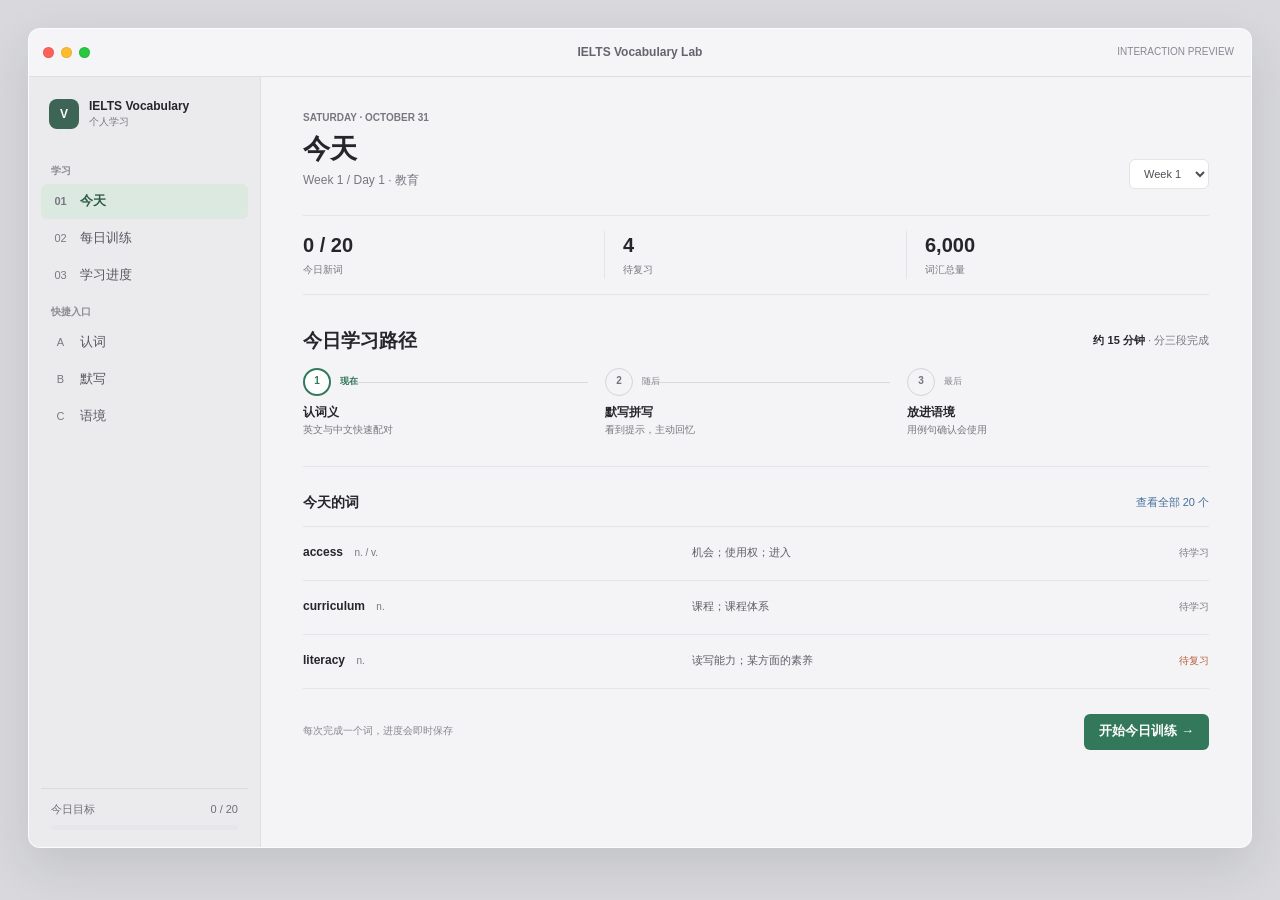
<file: docs/native-macos-prototype.html>
<!doctype html>
<html lang="zh-CN">
<head>
  <meta charset="utf-8">
  <meta name="viewport" content="width=device-width, initial-scale=1">
  <title>IELTS Vocabulary Lab · macOS Study Prototype</title>
  <style>
    :root {
      color-scheme: light;
      --window: #f4f4f6;
      --sidebar: #ebebee;
      --surface: #ffffff;
      --surface-soft: #f8f8f9;
      --ink: #25252b;
      --muted: #77777f;
      --line: #e4e4e8;
      --green: #34785b;
      --green-soft: #e6f2eb;
      --blue: #446f9c;
      --blue-soft: #e9f0f8;
      --orange: #b95f3f;
      --orange-soft: #fbede7;
      --yellow: #b18838;
      --yellow-soft: #f7f0da;
      --shadow: 0 18px 50px rgba(28, 30, 40, .12);
    }

    * { box-sizing: border-box; }
    body {
      margin: 0;
      min-width: 360px;
      min-height: 100vh;
      padding: 28px;
      background: #d9d9dd;
      color: var(--ink);
      font: 13px/1.45 -apple-system, BlinkMacSystemFont, "SF Pro Text", "Helvetica Neue", sans-serif;
    }
    button, input { font: inherit; }
    button { color: inherit; }
    button:focus-visible, input:focus-visible { outline: 3px solid rgba(68, 111, 156, .32); outline-offset: 2px; }
    .window {
      width: min(1320px, 100%);
      min-height: min(820px, calc(100vh - 56px));
      margin: auto;
      overflow: hidden;
      border: 1px solid rgba(255,255,255,.75);
      border-radius: 12px;
      background: var(--window);
      box-shadow: var(--shadow);
      display: grid;
      grid-template-columns: 232px minmax(0, 1fr);
      grid-template-rows: 48px minmax(0, 1fr);
    }
    .titlebar {
      grid-column: 1 / -1;
      display: flex;
      align-items: center;
      justify-content: center;
      position: relative;
      border-bottom: 1px solid #dedee2;
      background: #f5f5f7;
      color: #64646d;
      font-size: 12px;
      font-weight: 600;
    }
    .traffic-lights { position: absolute; left: 14px; display: flex; gap: 7px; }
    .traffic-lights i { width: 11px; height: 11px; border-radius: 50%; background: #ff6058; box-shadow: inset 0 0 0 1px rgba(0,0,0,.08); }
    .traffic-lights i:nth-child(2) { background: #febc2e; }
    .traffic-lights i:nth-child(3) { background: #28c840; }
    .prototype-tag { position: absolute; right: 17px; color: #888891; font-size: 10px; font-weight: 500; }
    .sidebar {
      padding: 20px 12px 14px;
      border-right: 1px solid #dedee2;
      background: var(--sidebar);
      display: flex;
      flex-direction: column;
    }
    .brand { display: flex; align-items: center; gap: 10px; padding: 2px 8px 22px; }
    .brand-mark { width: 30px; height: 30px; display: grid; place-items: center; border-radius: 8px; color: #fff; background: #3d6556; font-size: 12px; font-weight: 700; }
    .brand-name { font-size: 12px; font-weight: 700; line-height: 1.2; }
    .brand-sub { margin-top: 2px; color: var(--muted); font-size: 10px; }
    .nav-label { padding: 12px 10px 6px; color: #898990; font-size: 10px; font-weight: 650; }
    .nav { display: grid; gap: 2px; }
    .nav button {
      width: 100%;
      display: flex;
      align-items: center;
      gap: 10px;
      border: 0;
      border-radius: 6px;
      padding: 8px 10px;
      color: #57575f;
      background: transparent;
      text-align: left;
      cursor: pointer;
    }
    .nav button:hover { background: rgba(255,255,255,.55); }
    .nav button[aria-current="page"] { color: #2c5c47; background: #dce9e0; font-weight: 650; }
    .nav-mark { width: 19px; color: #787880; font-size: 11px; text-align: center; }
    .nav-count { margin-left: auto; color: #7d7d85; font-size: 10px; }
    .sidebar-bottom { margin-top: auto; padding: 13px 10px 3px; border-top: 1px solid #dadade; color: #6f6f77; font-size: 11px; }
    .goal-line { display: flex; justify-content: space-between; margin-bottom: 7px; }
    .mini-track, .progress-track { height: 5px; overflow: hidden; border-radius: 8px; background: #e7e7eb; }
    .mini-track span, .progress-track span { height: 100%; display: block; border-radius: inherit; background: var(--green); transition: width .24s ease; }
    .main { min-width: 0; padding: 34px 42px 42px; overflow: auto; }
    .page { display: none; max-width: 1010px; margin: 0 auto; animation: appear .2s ease-out; }
    .page.active { display: block; }
    @keyframes appear { from { opacity: .3; transform: translateY(4px); } to { opacity: 1; transform: translateY(0); } }
    .eyebrow { margin: 0 0 7px; color: var(--muted); font-size: 10px; font-weight: 650; }
    h1, h2, h3, p { margin-top: 0; }
    h1 { margin-bottom: 7px; font-size: 27px; font-weight: 680; line-height: 1.2; }
    h2 { margin-bottom: 0; font-size: 19px; font-weight: 650; }
    h3 { margin-bottom: 0; font-size: 14px; font-weight: 650; }
    .page-subtitle { margin-bottom: 0; color: var(--muted); font-size: 12px; }
    .page-heading { display: flex; align-items: flex-end; justify-content: space-between; gap: 24px; margin-bottom: 26px; }
    .week-select { border: 1px solid var(--line); border-radius: 6px; padding: 7px 10px; color: #4e4e56; background: var(--surface); font-size: 11px; }
    .metric-strip { display: grid; grid-template-columns: repeat(3, minmax(0,1fr)); margin: 25px 0 32px; padding: 15px 0; border-top: 1px solid var(--line); border-bottom: 1px solid var(--line); }
    .metric { padding: 0 18px; border-right: 1px solid var(--line); }
    .metric:first-child { padding-left: 0; }
    .metric:last-child { border-right: 0; }
    .metric strong { display: block; font-size: 20px; font-weight: 650; font-variant-numeric: tabular-nums; }
    .metric span { color: var(--muted); font-size: 10px; }
    .daily-header { display: flex; align-items: center; justify-content: space-between; gap: 16px; margin-bottom: 13px; }
    .daily-count { color: var(--muted); font-size: 11px; }
    .daily-count strong { color: var(--ink); font-weight: 650; }
    .path { display: grid; grid-template-columns: repeat(3, minmax(0,1fr)); gap: 0; margin: 0 0 28px; padding: 0; list-style: none; }
    .path-step { position: relative; min-width: 0; padding: 0 16px 0 0; }
    .path-step:not(:last-child)::after { content: ""; position: absolute; top: 14px; left: 39px; right: 17px; height: 1px; background: #d9d9de; }
    .step-top { position: relative; z-index: 1; display: flex; align-items: center; gap: 9px; margin-bottom: 8px; }
    .step-no { width: 28px; height: 28px; display: grid; place-items: center; border: 1px solid #d4d4d9; border-radius: 50%; color: #74747c; background: var(--window); font-size: 10px; font-weight: 650; }
    .path-step.done .step-no { border-color: #49866a; color: white; background: #49866a; }
    .path-step.current .step-no { border: 2px solid var(--green); color: var(--green); background: var(--surface); }
    .step-state { color: #85858d; font-size: 9px; }
    .path-step.done .step-state { color: var(--green); }
    .path-step.current .step-state { color: var(--green); font-weight: 650; }
    .step-title { margin-bottom: 2px; font-size: 12px; font-weight: 650; }
    .step-detail { color: var(--muted); font-size: 10px; }
    .section-divider { height: 1px; margin: 24px 0; background: var(--line); }
    .section-heading { display: flex; align-items: center; justify-content: space-between; gap: 14px; margin-bottom: 11px; }
    .section-heading button, .quiet-button { border: 0; padding: 4px 0; color: var(--blue); background: transparent; font-size: 11px; cursor: pointer; }
    .word-list { border-top: 1px solid var(--line); }
    .word-row { display: grid; grid-template-columns: minmax(170px,1fr) minmax(180px,1.1fr) 90px; align-items: center; gap: 18px; min-height: 54px; border-bottom: 1px solid var(--line); }
    .word-term { font-size: 12px; font-weight: 620; }
    .word-term small { margin-left: 8px; color: var(--muted); font-size: 10px; font-weight: 400; }
    .word-meaning { color: #5f5f67; font-size: 11px; }
    .word-status { justify-self: end; color: #7a7a82; font-size: 10px; }
    .word-status.review { color: var(--orange); }
    .home-footer { display: flex; justify-content: space-between; align-items: center; gap: 16px; margin-top: 25px; }
    .keyboard-hint { color: #87878f; font-size: 10px; }
    .primary-button, .secondary-button {
      min-height: 36px;
      border: 0;
      border-radius: 6px;
      padding: 0 15px;
      font-weight: 650;
      cursor: pointer;
      transition: transform .1s ease, background .15s ease;
    }
    .primary-button { color: white; background: #34785b; }
    .primary-button:hover { background: #2a684d; }
    .secondary-button { color: #45454d; background: #e8e8ec; }
    .secondary-button:hover { background: #dedee3; }
    .primary-button:active, .secondary-button:active { transform: scale(.98); }
    .session-top { display: flex; align-items: center; gap: 18px; margin-bottom: 29px; }
    .back-button { border: 0; padding: 5px 0; color: #66666e; background: transparent; cursor: pointer; }
    .session-progress { flex: 1; }
    .session-progress-meta { display: flex; justify-content: space-between; margin-bottom: 7px; color: var(--muted); font-size: 10px; }
    .progress-track { height: 7px; background: #e4e4e8; }
    .progress-track span { background: #4d8c6a; }
    .session-title { margin-bottom: 20px; }
    .session-title h1 { font-size: 23px; }
    .mode-segment { display: inline-flex; gap: 2px; margin-bottom: 23px; padding: 3px; border: 1px solid #e0e0e4; border-radius: 7px; background: #e9e9ed; }
    .mode-segment button { min-width: 76px; border: 0; border-radius: 5px; padding: 6px 12px; color: #66666e; background: transparent; font-size: 11px; cursor: pointer; }
    .mode-segment button[aria-pressed="true"] { color: #2e2e34; background: white; box-shadow: 0 1px 2px rgba(0,0,0,.1); }
    .exercise {
      max-width: 700px;
      min-height: 365px;
      padding: 27px 30px 25px;
      border: 1px solid #e1e1e5;
      border-radius: 8px;
      background: var(--surface);
      box-shadow: 0 2px 6px rgba(20,20,30,.035);
    }
    .exercise-meta { display: flex; align-items: center; justify-content: space-between; margin-bottom: 26px; color: var(--muted); font-size: 10px; }
    .exercise-meta label { display: inline-flex; align-items: center; gap: 7px; }
    .toggle { appearance: none; width: 28px; height: 16px; margin: 0; border-radius: 9px; background: #c9c9cf; position: relative; cursor: pointer; transition: background .16s; }
    .toggle::after { content: ""; position: absolute; top: 2px; left: 2px; width: 12px; height: 12px; border-radius: 50%; background: white; box-shadow: 0 1px 2px rgba(0,0,0,.2); transition: transform .16s; }
    .toggle:checked { background: #4d8c6a; }
    .toggle:checked::after { transform: translateX(12px); }
    .prompt-label { margin-bottom: 7px; color: #85858d; font-size: 10px; font-weight: 620; }
    .prompt { min-height: 45px; margin-bottom: 20px; font-size: 18px; font-weight: 560; line-height: 1.4; }
    .sentence { margin: 17px 0 22px; padding: 14px 15px; border-left: 2px solid #c5d7ca; color: #4f4f57; background: #f8f9f8; font-family: Georgia, "Times New Roman", serif; font-size: 15px; line-height: 1.65; }
    .sentence .blank { display: inline-block; min-width: 65px; border-bottom: 1px solid #888; color: var(--green); text-align: center; }
    .answer-input { width: 100%; height: 43px; border: 1px solid #d6d6dc; border-radius: 6px; padding: 0 12px; color: var(--ink); background: white; font-size: 15px; }
    .answer-input::placeholder { color: #a2a2aa; }
    .choices { display: grid; grid-template-columns: 1fr 1fr; gap: 8px; margin: 17px 0 20px; }
    .choices[hidden] { display: none; }
    .choice { min-height: 39px; border: 1px solid #dedee3; border-radius: 6px; padding: 7px 10px; background: #fff; text-align: left; cursor: pointer; }
    .choice:hover { border-color: #a9b7ad; background: #f7faf8; }
    .choice.selected { border-color: #4e8668; background: #eef5f0; }
    .choice.correct { border-color: #4e8668; color: #28583f; background: var(--green-soft); }
    .choice.wrong { border-color: #cf876c; color: #8e452a; background: var(--orange-soft); }
    .feedback { display: none; margin-top: 16px; border-top: 1px solid var(--line); padding-top: 13px; animation: appear .18s ease-out; }
    .feedback.show { display: block; }
    .feedback-title { margin-bottom: 3px; color: var(--green); font-size: 12px; font-weight: 700; }
    .feedback.error .feedback-title { color: var(--orange); }
    .feedback-copy { margin-bottom: 0; color: #65656d; font-size: 11px; }
    .feedback-word { color: #2d6549; font-weight: 700; }
    .audio-row { display: flex; align-items: center; gap: 8px; margin-top: 17px; }
    .audio-button { border: 1px solid #e0e0e4; border-radius: 5px; padding: 5px 9px; color: #52525a; background: white; font-size: 10px; cursor: pointer; }
    .audio-button:hover { background: #f4f4f6; }
    .audio-hint { margin-left: 3px; color: #898991; font-size: 10px; }
    .exercise-actions { display: flex; justify-content: space-between; align-items: center; gap: 12px; margin-top: 21px; }
    .reveal-button { border: 0; padding: 6px 0; color: var(--blue); background: transparent; font-size: 11px; cursor: pointer; }
    .session-bottom { display: flex; align-items: center; justify-content: space-between; max-width: 700px; margin-top: 17px; color: var(--muted); font-size: 10px; }
    .session-bottom kbd { min-width: 20px; display: inline-block; margin: 0 2px; border: 1px solid #d6d6db; border-radius: 4px; padding: 1px 5px; color: #6c6c74; background: #f9f9fa; font: inherit; text-align: center; }
    .progress-summary { display: grid; grid-template-columns: 1fr 1fr; gap: 34px; margin: 28px 0; }
    .progress-stat { border-top: 1px solid var(--line); padding-top: 15px; }
    .progress-stat strong { display: block; margin-bottom: 4px; font-size: 28px; font-weight: 650; }
    .progress-stat span { color: var(--muted); font-size: 11px; }
    .week-bars { display: grid; gap: 13px; margin-top: 22px; }
    .week-row { display: grid; grid-template-columns: 82px 1fr 45px; gap: 12px; align-items: center; color: #62626a; font-size: 11px; }
    .week-bar { height: 8px; overflow: hidden; border-radius: 8px; background: #e4e4e8; }
    .week-bar span { height: 100%; display: block; border-radius: inherit; background: #739881; }
    .week-row em { color: #77777f; font-size: 10px; font-style: normal; text-align: right; }
    .toast { position: fixed; right: 28px; bottom: 24px; padding: 9px 13px; border: 1px solid #d1e3d6; border-radius: 6px; color: #315f45; background: #f3faf5; box-shadow: 0 6px 20px rgba(20,30,25,.1); opacity: 0; transform: translateY(5px); pointer-events: none; transition: .2s; }
    .toast.show { opacity: 1; transform: translateY(0); }
    @media (max-width: 850px) {
      body { padding: 0; background: var(--window); }
      .window { min-height: 100vh; grid-template-columns: 190px minmax(0,1fr); border: 0; border-radius: 0; }
      .main { padding: 28px 25px; }
    }
    @media (max-width: 620px) {
      .window { grid-template-columns: 1fr; grid-template-rows: 48px auto minmax(0,1fr); }
      .titlebar { grid-row: 1; }
      .sidebar { grid-row: 2; border-right: 0; border-bottom: 1px solid #dedee2; padding: 7px 9px; }
      .brand, .nav-label, .sidebar-bottom { display: none; }
      .nav { grid-template-columns: repeat(3,1fr); }
      .nav button { justify-content: center; padding: 8px 4px; font-size: 10px; }
      .nav-mark, .nav-count { display: none; }
      .main { grid-row: 3; padding: 25px 18px; }
      .metric { padding: 0 9px; }
      .metric strong { font-size: 17px; }
      .path { grid-template-columns: 1fr; gap: 14px; }
      .path-step { display: grid; grid-template-columns: 30px 1fr; gap: 0 9px; padding: 0; }
      .path-step:not(:last-child)::after { top: 29px; bottom: -13px; left: 13px; right: auto; width: 1px; height: auto; }
      .step-top { grid-row: 1 / 3; align-items: start; margin: 0; }
      .word-row { grid-template-columns: 1fr auto; gap: 4px 12px; padding: 9px 0; }
      .word-meaning { grid-column: 1; }
      .word-status { grid-column: 2; grid-row: 1 / 3; }
      .home-footer, .page-heading { align-items: flex-start; flex-direction: column; }
      .home-footer .primary-button { width: 100%; }
      .exercise { padding: 20px 17px; }
      .choices { grid-template-columns: 1fr; }
      .progress-summary { gap: 18px; }
    }
    @media (prefers-reduced-motion: reduce) { *, *::before, *::after { animation-duration: .01ms !important; transition-duration: .01ms !important; } }
  </style>
</head>
<body>
  <div class="window">
    <header class="titlebar">
      <div class="traffic-lights" aria-hidden="true"><i></i><i></i><i></i></div>
      IELTS Vocabulary Lab
      <span class="prototype-tag">INTERACTION PREVIEW</span>
    </header>

    <aside class="sidebar">
      <div class="brand"><span class="brand-mark">V</span><div><div class="brand-name">IELTS Vocabulary</div><div class="brand-sub">个人学习</div></div></div>
      <div class="nav-label">学习</div>
      <nav class="nav" aria-label="主导航">
        <button type="button" data-page="today" aria-current="page"><span class="nav-mark">01</span>今天</button>
        <button type="button" data-page="session"><span class="nav-mark">02</span>每日训练</button>
        <button type="button" data-page="progress"><span class="nav-mark">03</span>学习进度</button>
      </nav>
      <div class="nav-label">快捷入口</div>
      <nav class="nav" aria-label="快捷入口">
        <button type="button" data-page="session" data-mode="meaning"><span class="nav-mark">A</span>认词</button>
        <button type="button" data-page="session" data-mode="spell"><span class="nav-mark">B</span>默写</button>
        <button type="button" data-page="session" data-mode="context"><span class="nav-mark">C</span>语境</button>
      </nav>
      <div class="sidebar-bottom">
        <div class="goal-line"><span>今日目标</span><span id="sidebarGoal">0 / 20</span></div>
        <div class="mini-track"><span id="sidebarBar" style="width:0%"></span></div>
      </div>
    </aside>

    <main class="main">
      <section id="todayPage" class="page active" aria-labelledby="todayTitle">
        <div class="page-heading">
          <div><p class="eyebrow">SATURDAY · OCTOBER 31</p><h1 id="todayTitle">今天</h1><p class="page-subtitle">Week 1 <span aria-hidden="true">/</span> Day 1 · 教育</p></div>
          <select class="week-select" aria-label="选择学习周"><option>Week 1</option><option>Week 2</option><option>Week 3</option></select>
        </div>

        <div class="metric-strip" aria-label="今日概况">
          <div class="metric"><strong id="todayProgress">0 / 20</strong><span>今日新词</span></div>
          <div class="metric"><strong>4</strong><span>待复习</span></div>
          <div class="metric"><strong>6,000</strong><span>词汇总量</span></div>
        </div>

        <div class="daily-header"><h2>今日学习路径</h2><span class="daily-count"><strong>约 15 分钟</strong> · 分三段完成</span></div>
        <ol class="path" aria-label="今日学习阶段">
          <li class="path-step current" id="stepMeaning"><div class="step-top"><span class="step-no">1</span><span class="step-state">现在</span></div><div><div class="step-title">认词义</div><div class="step-detail">英文与中文快速配对</div></div></li>
          <li class="path-step" id="stepSpell"><div class="step-top"><span class="step-no">2</span><span class="step-state">随后</span></div><div><div class="step-title">默写拼写</div><div class="step-detail">看到提示，主动回忆</div></div></li>
          <li class="path-step" id="stepContext"><div class="step-top"><span class="step-no">3</span><span class="step-state">最后</span></div><div><div class="step-title">放进语境</div><div class="step-detail">用例句确认会使用</div></div></li>
        </ol>

        <div class="section-divider"></div>
        <div class="section-heading"><h3>今天的词</h3><button type="button" data-page="session">查看全部 20 个</button></div>
        <div class="word-list">
          <div class="word-row"><div class="word-term">access <small>n. / v.</small></div><div class="word-meaning">机会；使用权；进入</div><span class="word-status" id="rowStatus0">待学习</span></div>
          <div class="word-row"><div class="word-term">curriculum <small>n.</small></div><div class="word-meaning">课程；课程体系</div><span class="word-status">待学习</span></div>
          <div class="word-row"><div class="word-term">literacy <small>n.</small></div><div class="word-meaning">读写能力；某方面的素养</div><span class="word-status review">待复习</span></div>
        </div>

        <div class="home-footer"><span class="keyboard-hint">每次完成一个词，进度会即时保存</span><button class="primary-button" type="button" id="startSession">开始今日训练 <span aria-hidden="true">→</span></button></div>
      </section>

      <section id="sessionPage" class="page" aria-labelledby="sessionHeading">
        <div class="session-top">
          <button class="back-button" type="button" id="backToday">← 今天</button>
          <div class="session-progress"><div class="session-progress-meta"><span>Week 1 · Day 1</span><span id="sessionCounter">第 1 / 20 个</span></div><div class="progress-track"><span id="sessionBar" style="width:5%"></span></div></div>
        </div>
        <div class="session-title"><p class="eyebrow">教育 · 每日词汇</p><h1 id="sessionHeading">认词义</h1></div>
        <div class="mode-segment" role="group" aria-label="训练方式">
          <button type="button" data-mode="meaning" aria-pressed="true">认词</button><button type="button" data-mode="spell" aria-pressed="false">默写</button><button type="button" data-mode="context" aria-pressed="false">语境</button>
        </div>

        <article class="exercise" aria-live="polite">
          <div class="exercise-meta"><span id="exerciseType">词义选择</span><label>中文提示 <input class="toggle" id="meaningToggle" type="checkbox" checked aria-label="显示中文提示"></label></div>
          <div class="prompt-label" id="promptLabel">选择最贴近的释义</div>
          <div class="prompt" id="wordPrompt">access</div>
          <div id="choiceArea" class="choices">
            <button class="choice" type="button" data-answer="false">机会；使用权；进入</button>
            <button class="choice" type="button" data-answer="false">责任；義務</button>
            <button class="choice" type="button" data-answer="false">课程体系</button>
            <button class="choice" type="button" data-answer="false">识字率；文化</button>
          </div>
          <div id="inputArea" hidden>
            <div class="sentence" id="sentencePrompt" hidden>All children should have equal <span class="blank">_____</span> to quality education.</div>
            <input class="answer-input" id="answerInput" autocomplete="off" spellcheck="false" placeholder="输入英文单词" aria-label="输入答案">
          </div>
          <div class="feedback" id="feedback" role="status"><div class="feedback-title" id="feedbackTitle"></div><p class="feedback-copy" id="feedbackCopy"></p></div>
          <div class="audio-row"><button class="audio-button" type="button" data-accent="en-GB">UK 发音</button><button class="audio-button" type="button" data-accent="en-US">US 发音</button><span class="audio-hint" id="audioHint">access · /ˈækses/</span></div>
          <div class="exercise-actions"><button class="reveal-button" type="button" id="revealAnswer">显示答案</button><button class="primary-button" type="button" id="checkAnswer">检查答案 <span aria-hidden="true">↵</span></button></div>
        </article>
        <div class="session-bottom"><span>方向键切换单词</span><span><kbd>←</kbd> 上一个 <kbd>→</kbd> 下一个</span></div>
      </section>

      <section id="progressPage" class="page" aria-labelledby="progressTitle">
        <div class="page-heading"><div><p class="eyebrow">YOUR LEARNING</p><h1 id="progressTitle">学习进度</h1><p class="page-subtitle">Week 1 · 教育</p></div><button class="secondary-button" type="button" data-page="today">回到今天</button></div>
        <div class="metric-strip"><div class="metric"><strong id="progressLearned">0</strong><span>今日完成</span></div><div class="metric"><strong>4</strong><span>待复习</span></div><div class="metric"><strong>0%</strong><span>本周掌握</span></div></div>
        <h2>每周节奏</h2><div class="week-bars">
          <div class="week-row"><span>周一</span><div class="week-bar"><span style="width:78%"></span></div><em>16 / 20</em></div>
          <div class="week-row"><span>周二</span><div class="week-bar"><span style="width:56%"></span></div><em>11 / 20</em></div>
          <div class="week-row"><span>周三</span><div class="week-bar"><span style="width:93%"></span></div><em>19 / 20</em></div>
          <div class="week-row"><span>周四</span><div class="week-bar"><span style="width:37%"></span></div><em>7 / 20</em></div>
          <div class="week-row"><span>今天</span><div class="week-bar"><span id="todayWeekBar" style="width:0%"></span></div><em id="todayWeekLabel">0 / 20</em></div>
        </div>
        <div class="section-divider"></div><p class="page-subtitle">错词会自动加入复习队列，并在后续练习中再次出现。</p>
      </section>
    </main>
  </div>
  <div class="toast" id="toast" role="status"></div>

  <script>
    (() => {
      const words = [
        { term: "access", ipa: "/ˈækses/", meaning: "机会；使用权；进入", example: "All children should have equal access to quality education.", before: "All children should have equal", after: "to quality education." },
        { term: "curriculum", ipa: "/kəˈrɪkjələm/", meaning: "课程；课程体系", example: "Schools should include financial education in the curriculum.", before: "Schools should include financial education in the", after: "." },
        { term: "literacy", ipa: "/ˈlɪtərəsi/", meaning: "读写能力；某方面的素养", example: "A high literacy rate is essential for economic development.", before: "A high", after: "rate is essential for economic development." },
      ];
      const $ = (selector) => document.querySelector(selector);
      const $$ = (selector) => [...document.querySelectorAll(selector)];
      let page = "today";
      let mode = "meaning";
      let index = 0;
      let completed = 0;
      let selected = null;
      let answered = false;
      let reveal = false;
      let toastTimer;

      function showPage(next) {
        page = next;
        $$(".page").forEach((element) => element.classList.toggle("active", element.id === next + "Page"));
        $$(".nav [data-page]").forEach((button) => {
          const selected = button.dataset.page === next && (!button.dataset.mode || button.dataset.mode === mode);
          if (selected) button.setAttribute("aria-current", "page");
          else button.removeAttribute("aria-current");
        });
        if (next === "session") renderQuestion();
      }

      function setMode(next) {
        mode = next;
        selected = null;
        answered = false;
        reveal = false;
        $$(".mode-segment button").forEach((button) => button.setAttribute("aria-pressed", String(button.dataset.mode === next)));
        if (page === "session") {
          $$(".nav [data-page]").forEach((button) => {
            const selected = button.dataset.page === "session" && (!button.dataset.mode || button.dataset.mode === mode);
            if (selected) button.setAttribute("aria-current", "page");
            else button.removeAttribute("aria-current");
          });
        }
        renderQuestion();
      }

      function renderQuestion() {
        const word = words[index % words.length];
        const currentNumber = Math.min(completed + 1, 20);
        $("#sessionCounter").textContent = `第 ${currentNumber} / 20 个`;
        $("#sessionBar").style.width = `${Math.max(5, completed / 20 * 100)}%`;
        $("#sessionHeading").textContent = mode === "meaning" ? "认词义" : mode === "spell" ? "默写拼写" : "放进语境";
        $("#exerciseType").textContent = mode === "meaning" ? "词义选择" : mode === "spell" ? "主动回忆" : "语境填空";
        $("#promptLabel").textContent = mode === "meaning" ? "选择最贴近的释义" : mode === "spell" ? "根据中文提示写出英文" : "根据句意补全目标词";
        $("#wordPrompt").textContent = mode === "meaning" ? word.term : $("#meaningToggle").checked ? word.meaning : "中文提示已隐藏";
        $("#audioHint").textContent = `${word.term} · ${word.ipa}`;
        $("#choiceArea").hidden = mode !== "meaning";
        $("#inputArea").hidden = mode === "meaning";
        $("#sentencePrompt").hidden = mode !== "context";
        $("#sentencePrompt").innerHTML = `${word.before} <span class="blank">${reveal ? word.term : "_____"}</span> ${word.after}`;
        $("#revealAnswer").textContent = reveal ? `答案：${word.term} · 收起` : "显示答案";
        $("#feedback").classList.remove("show", "error");
        $("#checkAnswer").textContent = answered ? "下一个单词 →" : "检查答案 ↵";
        $$(".choice").forEach((button, choiceIndex) => {
          const labels = [word.meaning, "责任；义务", "课程体系", "读写能力；某方面的素养"];
          button.textContent = labels[choiceIndex];
          button.classList.remove("selected", "correct", "wrong");
          button.dataset.answer = String(choiceIndex === 0);
          button.disabled = answered;
        });
        if (mode !== "meaning") { $("#answerInput").value = ""; $("#answerInput").disabled = answered; }
        $$(".audio-button").forEach((button) => { button.dataset.word = word.term; });
      }

      function showFeedback(correct, copy) {
        const feedback = $("#feedback");
        feedback.classList.toggle("error", !correct);
        feedback.classList.add("show");
        $("#feedbackTitle").textContent = correct ? "答对了" : "再看一眼";
        $("#feedbackCopy").innerHTML = copy;
      }

      function checkAnswer() {
        if (answered) { nextWord(); return; }
        const word = words[index % words.length];
        let correct = false;
        if (mode === "meaning") {
          if (selected === null) { toast("先选一个释义"); return; }
          correct = selected === 0;
          $$(".choice").forEach((button, i) => {
            if (i === 0) button.classList.add("correct");
            else if (i === selected) button.classList.add("wrong");
            button.disabled = true;
          });
        } else {
          const entered = $("#answerInput").value.trim().toLowerCase().replace(/[\s-]+/g, "");
          if (!entered) { $("#answerInput").focus(); return; }
          correct = entered === word.term.toLowerCase().replace(/[\s-]+/g, "");
        }
        answered = true;
        if (correct) {
          completed = Math.min(20, completed + 1);
          updateProgress();
          showFeedback(true, `答案是 <span class="feedback-word">${word.term}</span>。这次完成进度 +1。`);
        } else {
          showFeedback(false, `正确答案是 <span class="feedback-word">${word.term}</span>。已加入稍后复习。`);
          toast("已加入复习队列");
        }
        $("#checkAnswer").textContent = "下一个单词 →";
      }

      function nextWord() {
        index = (index + 1) % words.length;
        selected = null;
        answered = false;
        reveal = false;
        renderQuestion();
      }

      function updateProgress() {
        $("#todayProgress").textContent = `${completed} / 20`;
        $("#sidebarGoal").textContent = `${completed} / 20`;
        $("#sidebarBar").style.width = `${completed / 20 * 100}%`;
        $("#progressLearned").textContent = completed;
        $("#todayWeekBar").style.width = `${completed / 20 * 100}%`;
        $("#todayWeekLabel").textContent = `${completed} / 20`;
        $("#rowStatus0").textContent = completed ? "刚刚练过" : "待学习";
        $("#stepMeaning").classList.toggle("done", completed > 0);
        $("#stepSpell").classList.toggle("current", completed > 0);
        $("#stepMeaning").classList.toggle("current", completed === 0);
      }

      function toast(message) {
        const element = $("#toast");
        element.textContent = message;
        element.classList.add("show");
        clearTimeout(toastTimer);
        toastTimer = setTimeout(() => element.classList.remove("show"), 1500);
      }

      $$('[data-page]').forEach((button) => button.addEventListener("click", () => {
        if (button.dataset.mode) setMode(button.dataset.mode);
        showPage(button.dataset.page);
      }));
      $$(".mode-segment button").forEach((button) => button.addEventListener("click", () => setMode(button.dataset.mode)));
      $$(".choice").forEach((button, choiceIndex) => button.addEventListener("click", () => {
        if (answered) return;
        selected = choiceIndex;
        $$(".choice").forEach((item, i) => item.classList.toggle("selected", i === choiceIndex));
      }));
      $("#startSession").addEventListener("click", () => showPage("session"));
      $("#backToday").addEventListener("click", () => showPage("today"));
      $("#checkAnswer").addEventListener("click", checkAnswer);
      $("#revealAnswer").addEventListener("click", () => { reveal = !reveal; renderQuestion(); });
      $("#meaningToggle").addEventListener("change", renderQuestion);
      $("#answerInput").addEventListener("keydown", (event) => { if (event.key === "Enter") checkAnswer(); });
      $$(".audio-button").forEach((button) => button.addEventListener("click", () => {
        const word = words[index % words.length].term;
        if (!window.speechSynthesis) { toast(`${button.dataset.accent === "en-GB" ? "UK" : "US"} 发音`); return; }
        window.speechSynthesis.cancel();
        const utterance = new SpeechSynthesisUtterance(word);
        utterance.lang = button.dataset.accent;
        utterance.rate = .92;
        window.speechSynthesis.speak(utterance);
      }));
      document.addEventListener("keydown", (event) => {
        if (page !== "session" || event.target.matches("input,textarea,select")) return;
        if (event.key === "ArrowRight") nextWord();
        if (event.key === "ArrowLeft") { index = (index + words.length - 1) % words.length; answered = false; renderQuestion(); }
        if (event.key === "Escape") showPage("today");
      });
      renderQuestion();
    })();
  </script>
</body>
</html>
</file>
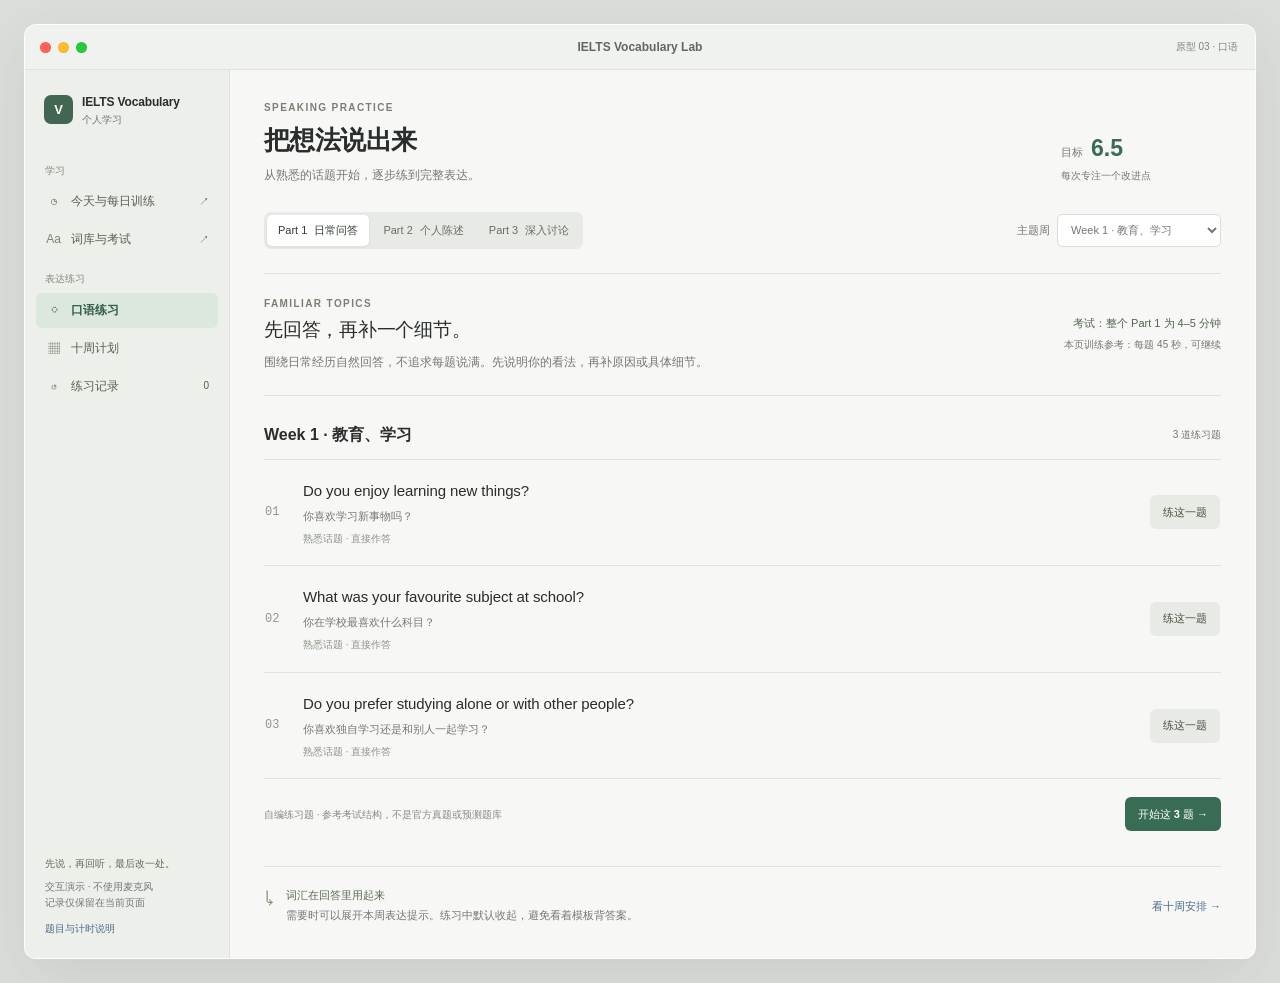
<file: docs/native-macos-speaking-prototype.html>
<!doctype html>
<html lang="zh-CN">
<head>
<meta charset="utf-8">
<meta name="viewport" content="width=device-width,initial-scale=1">
<title>IELTS Vocabulary Lab · 口语原型</title>
<link rel="stylesheet" href="native-macos-speaking-prototype.css">
<script src="native-macos-speaking-prototype.js" defer></script>
</head>
<body>
<div class="window">
<header class="titlebar"><span class="lights" aria-hidden="true"><i></i><i></i><i></i></span><span>IELTS Vocabulary Lab</span><span class="prototype-label">原型 03 · 口语</span></header>
<aside class="sidebar">
  <div class="brand"><span class="brand-mark">V</span><div><strong>IELTS Vocabulary</strong><small>个人学习</small></div></div>
  <div class="nav-label">学习</div>
  <nav aria-label="学习模块"><a href="native-macos-prototype.html"><span aria-hidden="true">◷</span>今天与每日训练<span class="external">↗</span></a><a href="native-macos-vocab-prototype.html"><span aria-hidden="true">Aa</span>词库与考试<span class="external">↗</span></a></nav>
  <div class="nav-label">表达练习</div>
  <nav aria-label="口语导航"><button data-nav="practice" aria-current="page"><span aria-hidden="true">◌</span>口语练习</button><button data-nav="plan"><span aria-hidden="true">▦</span>十周计划</button><button data-nav="history"><span aria-hidden="true">↺</span>练习记录<span class="count" id="historyCount">0</span></button></nav>
  <div class="sidebar-foot"><strong>先说，再回听，最后改一处。</strong><p>交互演示 · 不使用麦克风<br>记录仅保留在当前页面</p><button class="text-button" id="aboutButton">题目与计时说明</button></div>
</aside>
<main>
<section class="page active" id="practicePage" aria-labelledby="practiceTitle">
  <div class="page-heading"><div><p class="eyebrow">SPEAKING PRACTICE</p><h1 id="practiceTitle">把想法说出来</h1><p class="subtitle">从熟悉的话题开始，逐步练到完整表达。</p></div><div class="goal-chip">目标 <strong>6.5</strong><span>每次专注一个改进点</span></div></div>
  <div class="top-tools"><div class="segmented" aria-label="口语部分"><button data-part="1" aria-pressed="true">Part 1 <span>日常问答</span></button><button data-part="2" aria-pressed="false">Part 2 <span>个人陈述</span></button><button data-part="3" aria-pressed="false">Part 3 <span>深入讨论</span></button></div><label class="week-label">主题周<select id="weekSelect" aria-label="选择主题周"></select></label></div>
  <div class="part-overview"><div><p class="eyebrow" id="partEyebrow">FAMILIAR TOPICS</p><h2 id="partTitle">先回答，再补一个细节。</h2><p id="partDescription" class="body-copy"></p></div><div class="timing-info"><span id="officialTiming"></span><small id="practiceTiming"></small></div></div>
  <div class="section-heading"><h2 id="questionListTitle">本周题目</h2><span id="questionCount"></span></div>
  <div id="questionList" class="question-list"></div>
  <div class="practice-footer"><span>自编练习题 · 参考考试结构，不是官方真题或预测题库</span><button class="button primary" id="startGroup">开始这一组 →</button></div>
  <div class="quiet-note"><span aria-hidden="true">↳</span><p><strong>词汇在回答里用起来</strong><br>需要时可以展开本周表达提示。练习中默认收起，避免看着模板背答案。</p><button class="text-button" data-nav="plan">看十周安排 →</button></div>
</section>

<section class="page" id="planPage" aria-labelledby="planTitle">
  <div class="page-heading"><div><p class="eyebrow">TEN-WEEK PATH</p><h1 id="planTitle">每周一个话题，反复开口</h1><p class="subtitle">学习日分开练三个 Part，周末回听与串联。</p></div><button class="button secondary" data-nav="practice">返回练习</button></div>
  <div class="weekly-rhythm"><div><span>周一 / 周二</span><strong>Part 1 · 熟悉话题</strong><small>直接回答，补充原因或例子</small></div><div><span>周三 / 周四</span><strong>Part 2 · 讲一段经历</strong><small>列关键词，完成一次连续陈述</small></div><div><span>周五</span><strong>Part 3 · 解释与比较</strong><small>观点、理由、例证和限定</small></div><div><span>周末</span><strong>回听 → 重练 → 串联</strong><small>重练最薄弱题，第十周集中整合</small></div></div>
  <div id="planList" class="plan-list"></div>
  <p class="footnote">这是学习节奏建议，不是每日固定题量。当前原型每周提供 3 道 Part 1、1 张 Part 2 题卡、3 道 Part 3 题，供核对流程。</p>
</section>

<section class="page" id="historyPage" aria-labelledby="historyTitle">
  <div class="page-heading"><div><p class="eyebrow">REFLECT & REPEAT</p><h1 id="historyTitle">让每次练习留下一个改进</h1><p class="subtitle">自评与笔记仅在本次原型会话保留；刷新会清空。</p></div><button class="button secondary" data-nav="practice">再练一次</button></div>
  <div id="historyList"></div>
</section>

<section class="page" id="sessionPage" aria-labelledby="sessionQuestion">
  <div class="session-header"><button class="text-button" id="exitSession">← 返回题目</button><div class="session-location"><strong id="sessionLocation"></strong><span id="sessionNumber"></span></div></div>
  <div class="step-row" aria-label="练习步骤"><span id="stepPrepare">1 准备</span><span id="stepAnswer">2 回答</span><span id="stepReflect">3 回听与自评</span></div>
  <div class="session-grid"><div class="question-sheet"><div class="sheet-meta"><span id="sessionPart"></span><span>自编练习题</span></div><h1 id="sessionQuestion" lang="en"></h1><div id="cueContent" lang="en"></div><button class="text-button" id="translationToggle" aria-expanded="false">显示中文题意</button><p id="questionTranslation" class="translation" hidden></p><div class="notes-block"><label for="prepNotes" id="notesLabel">思路便笺</label><textarea id="prepNotes" placeholder="写下关键词，不用写完整答案…"></textarea><small>仅作练习辅助；不影响自评结果。</small></div><details id="hintDetails"><summary>需要一点表达提示？</summary><div id="expressionHints"></div><p class="footnote">选 1–2 个自然使用即可，不必把所有表达塞进答案。</p></details></div>
  <aside class="session-side"><div class="recorder"><div class="recorder-top"><span id="phaseLabel">准备回答</span><span class="demo-tag">流程演示</span></div><div class="timer" id="timerText" role="timer" aria-label="练习时间">00:00</div><div class="timer-track"><span id="timerFill"></span></div><p id="timerHelp" class="recorder-help"></p><div class="voice-strip" id="voiceStrip" aria-hidden="true"></div><div class="recording-status" id="recordingStatus" role="status">未调用麦克风</div><button class="button primary full" id="mainAction">开始回答</button><div class="recorder-secondary"><button class="text-button" id="pauseAction" hidden>暂停</button><button class="text-button" id="skipPreparation" hidden>准备好了</button></div><button class="text-button demo-forward" id="demoForward" hidden>演示快进：结束当前阶段 →</button></div><div class="session-tip"><span>这次只做一件事</span><p id="focusTip"></p></div><p class="footnote">原型只演示录音与回听的操作状态，不录制声音、不生成转写或评分。</p></aside></div>
</section>

<section class="page" id="reviewPage" aria-labelledby="reviewTitle">
  <div class="page-heading"><div><p class="eyebrow">LISTEN · NOTICE · RETRY</p><h1 id="reviewTitle">先回听，再决定改哪里</h1><p id="reviewSubtitle" class="subtitle"></p></div><span class="demo-tag">录音与回听均为流程演示</span></div>
  <div class="review-grid"><div><article class="review-recording"><p class="eyebrow" id="reviewPart"></p><h2 id="reviewQuestion" lang="en"></h2><div class="playback"><button class="play-button" id="playButton" aria-label="演示播放状态">▶</button><div class="playback-main"><label class="sr-only" for="playbackProgress">演示回放进度</label><input type="range" id="playbackProgress" value="0" min="0" max="100"><div><span id="playbackTime">00:00 / 00:00</span><button class="text-button" id="speedButton" aria-label="演示播放速度">1×</button></div></div></div><p class="footnote">无真实音频；此处展示播放、暂停、拖动与倍速交互。</p><details><summary>查看本题思路便笺</summary><p id="reviewNotes" class="saved-notes"></p></details></article><div class="reflection"><label for="improvementNote">下次想改的一件事</label><textarea id="improvementNote" placeholder="例如：先直接回答问题，再给一个具体例子。"></textarea><div class="suggestions"><button data-suggestion="减少无意义的重复，用短暂停顿组织语言。">减少重复</button><button data-suggestion="每个观点补一个自己的具体例子。">补一个例子</button><button data-suggestion="用熟悉的词表达清楚，再尝试准确的替换。">用词更自然</button></div></div></div><aside class="assessment"><h2>回听自评</h2><p class="body-copy">参照四个维度反思，不折算雅思分数。</p><div id="assessmentList"></div><p class="footnote">可以暂不评价；先记下最明显的一个问题。</p></aside></div>
  <div class="review-footer"><button class="button secondary" id="retryQuestion">重练同一题</button><span id="reviewSaveHint">保存的是自评与笔记演示记录</span><button class="button primary" id="saveReview">保存并继续 →</button></div>
</section>
</main>
</div>
<div class="toast" id="toast" role="status"></div>
<dialog id="aboutDialog"><div class="dialog-head"><h2>题目与计时说明</h2><button class="text-button" data-close="aboutDialog">关闭</button></div><p>题目是按十周主题编写的练习内容，不是官方真题、机经或预测。题量用于确认原型体验，不代表正式版题库规模。</p><p>正式考试：Part 1 为 4–5 分钟；Part 2 准备 1 分钟，陈述 1–2 分钟，该部分共 3–4 分钟；Part 3 为 4–5 分钟。这些是部分时长，不是每道题的限时。</p><p>本应用单题练习参考：Part 1 为 45 秒、Part 3 为 90 秒，达到参考时间后可以继续。这是训练安排，不是考试规定。Part 2 演示 60 秒准备和最多 120 秒陈述。</p><p>原型不调用麦克风、不保存真实音频、不做语音识别或自动评分。正式原生 App 的录音权限、音频保存与回放会在统一开发时实现。</p><div class="sources"><a href="https://ielts.org/take-a-test/test-types/ielts-academic-test/ielts-academic-format-speaking" target="_blank" rel="noreferrer">IELTS 官方 · 口语结构 ↗</a><a href="https://ielts.org/cdn/Guides/ielts-speaking-key-assessment-criteria.pdf" target="_blank" rel="noreferrer">IELTS 官方 · 评分维度 ↗</a></div></dialog>
<dialog id="leaveDialog"><h2>离开这次练习？</h2><p>尚未保存的计时、便笺和自评会丢弃。</p><div class="dialog-actions"><button class="button secondary" id="keepPracticing">继续练习</button><button class="button primary" id="confirmLeave">离开练习</button></div></dialog>
</body>
</html>
</file>
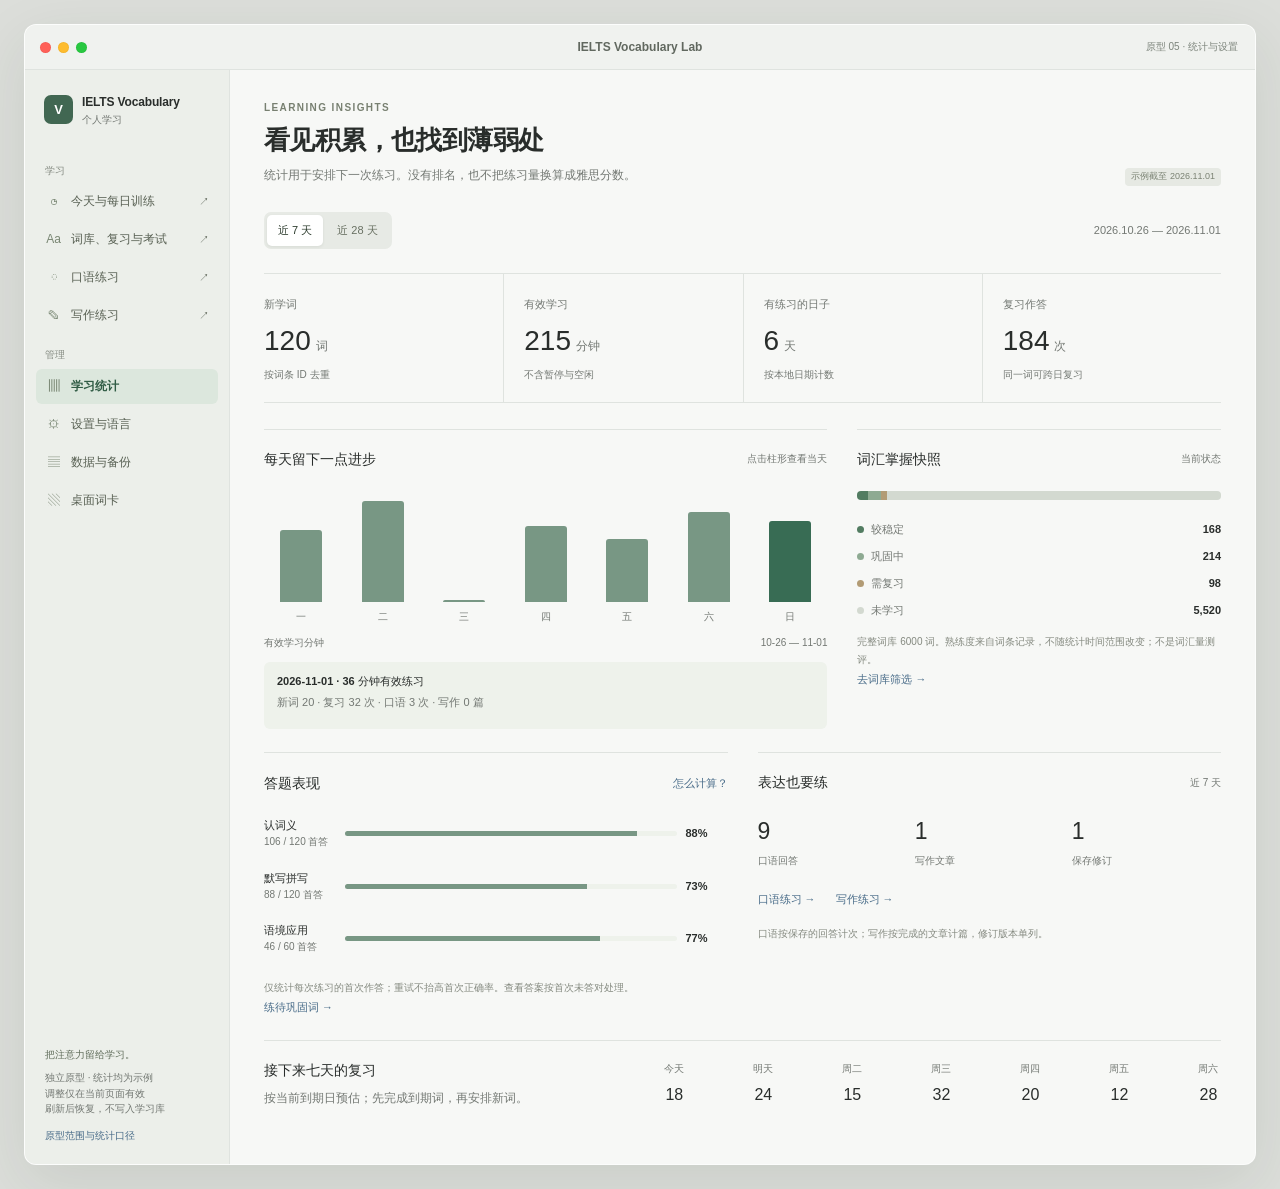
<file: docs/native-macos-system-prototype.html>
<!doctype html>
<html lang="zh-CN">
<head><meta charset="utf-8"><meta name="viewport" content="width=device-width,initial-scale=1"><title>IELTS Vocabulary Lab · 统计与设置原型</title><link rel="stylesheet" href="native-macos-speaking-prototype.css"><link rel="stylesheet" href="native-macos-system-prototype.css"><link rel="stylesheet" href="native-macos-system-prototype-overrides.css"><script src="native-macos-system-prototype.js" defer></script></head>
<body><div class="window">
<header class="titlebar"><span class="lights" aria-hidden="true"><i></i><i></i><i></i></span><span>IELTS Vocabulary Lab</span><span class="prototype-label">原型 05 · 统计与设置</span></header>
<aside class="sidebar"><div class="brand"><span class="brand-mark">V</span><div><strong>IELTS Vocabulary</strong><small>个人学习</small></div></div><div class="nav-label">学习</div>
<nav aria-label="学习模块"><a href="native-macos-prototype.html"><span>◷</span>今天与每日训练<span class="external">↗</span></a><a href="native-macos-vocab-prototype.html"><span>Aa</span>词库、复习与考试<span class="external">↗</span></a><a href="native-macos-speaking-prototype.html"><span>◌</span>口语练习<span class="external">↗</span></a><a href="native-macos-writing-prototype.html"><span>✎</span>写作练习<span class="external">↗</span></a></nav>
<div class="nav-label">管理</div><nav aria-label="管理导航"><button data-page="stats" aria-current="page"><span>▥</span>学习统计</button><button data-page="settings"><span>⚙</span>设置与语言</button><button data-page="data"><span>▤</span>数据与备份</button><button data-page="widget"><span>▧</span>桌面词卡</button></nav>
<div class="sidebar-foot"><strong>把注意力留给学习。</strong><p>独立原型 · 统计均为示例<br>调整仅在当前页面有效<br>刷新后恢复，不写入学习库</p><button class="text-button" id="aboutButton">原型范围与统计口径</button></div></aside>
<main>
<section class="page active" id="statsPage" aria-labelledby="statsTitle"><div class="page-heading"><div><p class="eyebrow">LEARNING INSIGHTS</p><h1 id="statsTitle">看见积累，也找到薄弱处</h1><p class="subtitle">统计用于安排下一次练习。没有排名，也不把练习量换算成雅思分数。</p></div><span class="demo-tag">示例截至 2026.11.01</span></div>
<div class="top-tools"><div class="segmented" aria-label="统计时间范围"><button data-range="7" aria-pressed="true">近 7 天</button><button data-range="28" aria-pressed="false">近 28 天</button></div><span class="small-muted" id="rangeLabel"></span></div><div class="metrics" id="metrics"></div>
<div class="insight-grid"><article class="section-block"><div class="section-heading"><h2>每天留下一点进步</h2><span>点击柱形查看当天</span></div><div id="activityChart" class="activity-chart" role="group" aria-label="每日有效学习时长"></div><div class="chart-axis"><span>有效学习分钟</span><span id="chartDateRange"></span></div><div id="dayDetail" class="day-detail" aria-live="polite"></div></article><article class="section-block"><div class="section-heading"><h2>词汇掌握快照</h2><span>当前状态</span></div><div id="masteryBar" class="mastery-bar" aria-hidden="true"></div><div id="masteryList" class="mastery-list"></div><p class="footnote">完整词库 6000 词。熟练度来自词条记录，不随统计时间范围改变；不是词汇量测评。</p><a class="text-button" href="native-macos-vocab-prototype.html">去词库筛选 →</a></article></div>
<div class="detail-grid"><article class="section-block"><div class="section-heading"><h2>答题表现</h2><button class="text-button" id="metricHelp">怎么计算？</button></div><div id="accuracyList"></div><p class="footnote">仅统计每次练习的首次作答；重试不抬高首次正确率。查看答案按首次未答对处理。</p><a class="text-button" href="native-macos-vocab-prototype.html#review">练待巩固词 →</a></article><article class="section-block"><div class="section-heading"><h2>表达也要练</h2><span id="practiceRange"></span></div><div id="expressionStats" class="expression-stats"></div><div class="link-pair"><a class="text-button" href="native-macos-speaking-prototype.html">口语练习 →</a><a class="text-button" href="native-macos-writing-prototype.html">写作练习 →</a></div><p class="footnote">口语按保存的回答计次；写作按完成的文章计篇，修订版本单列。</p></article></div>
<article class="section-block upcoming"><div><h2>接下来七天的复习</h2><p class="body-copy">按当前到期日预估；先完成到期词，再安排新词。</p></div><div id="reviewForecast" class="forecast"></div></article></section>
<section class="page" id="settingsPage" aria-labelledby="settingsTitle"><div class="page-heading"><div><p class="eyebrow">PREFERENCES</p><h1 id="settingsTitle">按自己的节奏学习</h1><p class="subtitle">随改随预览。此处的更改只用于原型核对。</p></div><span class="save-label" id="settingsStatus" role="status">当前页面的演示设置</span></div>
<div class="segmented setting-tabs" aria-label="设置分类"><button data-setting="learning" aria-pressed="true">学习</button><button data-setting="language" aria-pressed="false">语言</button><button data-setting="voice" aria-pressed="false">发音</button><button data-setting="appearance" aria-pressed="false">外观与启动</button></div>
<div class="setting-panel" id="learningSettings"><div class="setting-group"><h2>每天的份量</h2><div class="setting-row"><div><label for="dailyGoal">每日新词目标</label><p>复习优先；调整目标只影响后续计划。</p></div><div class="unit-input"><input type="number" id="dailyGoal" min="5" max="60" step="5" value="20"><span>词 / 天</span></div></div><div class="setting-row"><div><strong>默认训练顺序</strong><p>认词义 → 默写拼写 → 语境应用</p></div><span class="small-muted">练习中随时切换</span></div><label class="setting-row"><span><strong>先完成到期复习</strong><small>“今天”优先显示需要巩固的词。</small></span><input class="switch" type="checkbox" id="reviewFirst" checked></label></div><div class="setting-group"><h2>默写反馈</h2><label class="setting-row"><span><strong>提示接近的拼写</strong><small>输入与答案很接近时显示差异，再输入一次；不直接记为答对。</small></span><input class="switch" type="checkbox" id="spellingTolerance" checked></label><label class="setting-row"><span><strong>错词在本轮稍后出现</strong><small>优先间隔几题再练；本轮末尾的错词保留到下轮。</small></span><input class="switch" type="checkbox" id="repeatErrors" checked></label></div></div>
<div class="setting-panel" id="languageSettings" hidden><div class="setting-group"><h2>学习母语</h2><p class="body-copy">英文词条、英式 / 美式音标与发音保持一致，切换释义、例句译文与学习提示。</p><div id="languageList" class="language-list"></div><p class="footnote">五个新增语言包当前清单标记为 draft。原型只展示切换流程和少量释义样例，不代表 6000 词翻译已通过校对，也不演示整套界面翻译。</p></div><div class="language-sample"><span class="eyebrow">释义样例 · 非校对结果</span><h2>adapt <span>/əˈdæpt/ · v.</span></h2><p id="languageMeaning"></p><p lang="en">It takes time to adapt to a new learning environment.</p><p id="languageTranslation"></p></div></div>
<div class="setting-panel" id="voiceSettings" hidden><div class="setting-group"><h2>优先响应，再清楚地听</h2><div class="setting-row"><div><strong>语音来源</strong><p>正式原生版统一使用 macOS 语音通道。</p></div><span class="small-muted">此原型只演示状态</span></div><div class="setting-row"><label for="accent">默认口音</label><select id="accent"><option value="UK">英式英语 · UK</option><option value="US">美式英语 · US</option></select></div><div class="setting-row"><div><label for="speechRate">发音速度</label><p>先预热语音；连续点击时播放最新词。</p></div><div class="range-control"><input id="speechRate" type="range" min="0.7" max="1.2" step="0.05" value="0.9"><output id="speechRateLabel" for="speechRate">0.90×</output></div></div><div class="voice-preview"><strong>adapt</strong><button class="button secondary" id="voicePreview">试听状态演示</button><span id="voicePreviewStatus" role="status">不会播放真实音频</span></div><p class="footnote">正式版仅列出本机可用语音；缺失口音时显示提示与系统语音管理入口，不悄悄改用另一口音。响应速度在原生实现后实测。</p></div></div>
<div class="setting-panel" id="appearanceSettings" hidden><div class="setting-group"><h2>外观</h2><div class="setting-row"><label for="appearance">窗口外观</label><select id="appearance"><option value="light">浅色</option><option value="dark">深色</option><option value="system">跟随系统</option></select></div><div class="setting-row"><label for="textSize">正文大小</label><select id="textSize"><option value="normal">标准</option><option value="large">较大</option></select></div><label class="setting-row"><span><strong>减少动态效果</strong><small>保留即时反馈，取消过渡动画。</small></span><input class="switch" type="checkbox" id="reduceMotion"></label></div><div class="setting-group"><h2>启动与窗口</h2><label class="setting-row"><span><strong>登录时启动</strong><small>静默进入菜单栏，需要时再打开主窗口。</small></span><input class="switch" type="checkbox" id="launchAtLogin" checked></label><label class="setting-row"><span><strong>关闭主窗口后保留菜单栏</strong><small>完整退出使用菜单栏“退出”或 ⌘Q。</small></span><input class="switch" type="checkbox" id="keepInMenu" checked></label><p class="footnote">开关仅作演示，不会更改 macOS 登录项或已安装应用。</p></div></div></section>
<section class="page" id="dataPage" aria-labelledby="dataTitle"><div class="page-heading"><div><p class="eyebrow">LOCAL DATA</p><h1 id="dataTitle">数据留在自己手里</h1><p class="subtitle">正式版使用本机 SQLite；无需数据库服务。原型不访问真实学习记录。</p></div><span class="demo-tag">操作演示</span></div><div class="storage-summary"><div><span class="storage-icon">▤</span><strong>本机学习档案</strong><p>词条状态、练习记录、文章与设置放在同一份逻辑档案中。</p></div><dl><div><dt>当前母语</dt><dd id="dataLocale">简体中文</dd></div><div><dt>学习档案</dt><dd id="profileState">示例档案</dd></div><div><dt>最近备份</dt><dd id="lastBackup">尚未演示</dd></div></dl></div><div class="setting-group"><h2>备份与恢复</h2><div class="setting-row"><div><strong>导出完整备份</strong><p>规划为 .ieltsbackup：一致性 SQLite 快照、设置、录音附件及清单。</p></div><button class="button secondary" id="exportBackup">预览导出</button></div><div class="setting-row"><div><strong>恢复备份</strong><p>先校验版本与完整性，预览内容，恢复前备份当前档案。</p></div><button class="button secondary" id="importBackup">演示恢复</button></div><div class="setting-row"><div><strong>导出统计表</strong><p>规划为 CSV，方便自己查看；不能代替完整备份。</p></div><button class="text-button" id="exportCsv">预览统计表</button></div></div><div class="setting-group"><h2>关于保存</h2><div class="data-copy"><p>正式版关闭窗口、退出或重启电脑后，已保存的学习记录仍留在本机。</p><p>词库与语言资源随 App 分发；学习数据库独立保存，升级应用不应覆盖。口语音频作为附件保存，完整备份一起带走。</p><p>备份文件可自行版本管理；运行中的临时数据库文件不作为备份。文章和录音也会包含在完整备份里，分享前可查看内容清单。</p></div></div><div class="setting-group"><h2>重新开始</h2><div class="setting-row"><div><strong>重置当前学习档案</strong><p>正式版先创建可恢复备份。此处只重置本页示例统计。</p></div><button class="text-button danger" id="resetProfile">重置演示记录…</button></div><button class="text-button" id="restoreDemo" hidden>撤销重置，恢复示例记录</button></div></section>
<section class="page" id="widgetPage" aria-labelledby="widgetTitle"><div class="page-heading"><div><p class="eyebrow">DESKTOP COMPANION</p><h1 id="widgetTitle">桌面上，轻轻复习一个词</h1><p class="subtitle">主 App 完成完整学习；词卡负责回忆、听音与返回练习。</p></div><span class="demo-tag">桌面体验演示</span></div><div class="segmented widget-type" aria-label="词卡类型"><button data-cardtype="desktop" aria-pressed="true">透明桌面词卡</button><button data-cardtype="system" aria-pressed="false">系统小组件</button></div><div class="widget-layout"><div><div class="desktop-scene" id="desktopScene"><div class="scene-menu"><span>Finder　文件　编辑　显示</span><span>周日　10:26</span></div><span class="scene-label">桌面示意 · 可拖动词卡标题栏</span><div class="desktop-card" id="desktopCard"><div class="card-handle" id="cardHandle"><span id="cardWeekLabel">WEEK 1 · 教育</span><button id="hideCard" aria-label="隐藏词卡">×</button></div><div class="card-meta"><span id="batchLabel"></span><button class="text-button" id="nextBatch">换一批 ↻</button></div><h2 id="cardWord"></h2><p id="cardPhonetic" class="card-phonetic"></p><div class="card-audio"><button id="cardUK" class="audio-button" aria-label="演示英式发音">◖ UK</button><button id="cardUS" class="audio-button" aria-label="演示美式发音">◖ US</button><span id="cardAudioStatus" role="status"></span></div><div id="cardMeaning" class="card-meaning"></div><div class="card-bottom"><button class="text-button" id="toggleMeaning" aria-pressed="false">显示释义</button><div><button id="previousWord" class="word-nav" aria-label="上一词">←</button><span id="cardPosition"></span><button id="nextWord" class="word-nav" aria-label="下一词">→</button></div></div><a id="cardStudyLink" href="native-macos-prototype.html#session">去 App 默写 →</a></div><div class="card-hidden" id="cardHidden" hidden><strong>词卡已收起</strong><p>主 App 与学习记录继续保留。</p><button class="button secondary" id="showCard">从菜单栏重新显示</button></div><div id="coverWindow" class="cover-window" hidden><span>一个普通应用窗口</span><p>词卡位于它下面，暂停自动轮播。</p></div></div><div class="scene-toolbar"><label><input type="checkbox" id="coverSimulation"> 演示被窗口遮挡</label><span id="rotationStatus" role="status"></span><button class="text-button" id="advanceDemo">快进一分钟 →</button></div><p id="widgetTypeNote" class="footnote"></p></div><aside class="widget-options"><h2>词卡选项</h2><div class="compact-field"><label for="cardWeek">取词范围</label><select id="cardWeek"><option value="1">Week 1 · 教育</option><option value="2">Week 2 · 工作</option></select><small>正式版从所选整周抽取；每批 10 词。</small></div><label class="option-line"><span>每分钟自动切词</span><input class="switch" type="checkbox" id="autoRotate" checked></label><div class="compact-field"><label for="cardOpacity">背景不透明度 <output id="opacityLabel">55%</output></label><input type="range" id="cardOpacity" min="25" max="90" value="55"></div><p class="footnote">释义显隐单独记住，切词与换批不自动隐藏。看过词卡不算“已掌握”。</p><div class="sampling-status" id="samplingStatus"></div><button class="text-button" data-page="settings" data-settings-open="voice">调整发音 →</button><button class="text-button" id="systemAddHelp">怎么添加到桌面？</button></aside></div><article class="section-block"><h2>打开、关闭与回来</h2><div class="lifecycle"><div><span>登录电脑</span><p>后台进入菜单栏；按上次状态恢复透明词卡。</p></div><div><span>关闭主窗口</span><p>菜单栏保留；词卡可单独显示或隐藏。</p></div><div><span>词卡右上角 ×</span><p>只隐藏透明词卡。菜单栏随时重新显示。</p></div><div><span>系统小组件</span><p>由系统管理添加与移除；不随主窗口关闭而消失。</p></div></div></article></section>
</main></div><div class="toast" id="toast" role="status"></div>
<dialog id="aboutDialog"><div class="dialog-head"><h2>统计口径与原型边界</h2><button class="text-button" data-close="aboutDialog">关闭</button></div><p>新学词按稳定词条 ID 去重；答题次数与新词数分开。首次正确率不包含同题重试；近似拼写需要改正后才算通过。</p><p>学习时长只计活动练习时间；暂停、后台空闲及桌面自动展示不累积学习时长。口语回答、写作文章与修订次数分别统计，不折算考试分数。</p><p>统计为独立样例，不与前四阶段原型共享状态。设置、语言切换、备份恢复和系统设置均为演示；没有访问 SQLite、麦克风或登录项。刷新恢复初始状态。</p></dialog>
<dialog id="languageDialog"><div class="dialog-head"><h2 id="languageDialogTitle">切换学习母语</h2><button class="text-button" data-close="languageDialog">取消</button></div><p id="languageDialogDescription"></p><div class="dialog-warning"><strong>切换后从头开始</strong><p>当前语言的熟练度、复习日期和练习记录不会转移到新语言。正式版确认前可先到“数据与备份”导出当前档案；切换后将建立新的语言学习档案。</p></div><div class="dialog-actions"><button class="button secondary" data-close="languageDialog">取消</button><button class="button primary" id="confirmLanguage">清除当前进度并切换</button></div></dialog>
<dialog id="transferDialog"><div class="dialog-head"><h2 id="transferTitle"></h2><button class="text-button" data-close="transferDialog">关闭</button></div><div id="transferBody"></div><div class="dialog-actions"><button class="button secondary" data-close="transferDialog">取消</button><button class="button primary" id="transferAction"></button></div></dialog>
<dialog id="resetDialog"><h2>重置本页演示记录？</h2><p>统计变为空状态，词库仍保留。可以立即撤销，也可以刷新页面恢复初始演示数据。其他页面、学习数据库和正式 App 不受影响。</p><div class="dialog-actions"><button class="button secondary" data-close="resetDialog">取消</button><button class="button primary" id="confirmReset">重置演示记录</button></div></dialog>
<dialog id="widgetHelpDialog"><div class="dialog-head"><h2>从哪里打开词卡？</h2><button class="text-button" data-close="widgetHelpDialog">关闭</button></div><p>透明桌面词卡：正式 App 的菜单栏 → 显示桌面词卡；可拖动位置，不遮挡普通窗口。关闭后仍可从菜单栏显示。</p><p>系统小组件：桌面右键 → 编辑小组件 → 搜索 IELTS → 添加。网格与右键编辑由 macOS 管理，移除也在系统桌面完成。</p><p>系统小组件的刷新与交互由系统调度，不能保证严格每 60 秒切词；“未被遮挡时每分钟轮播”属于独立透明桌面词卡。此原型不会添加、移除或修改系统小组件。</p></dialog>
</body></html>
</file>
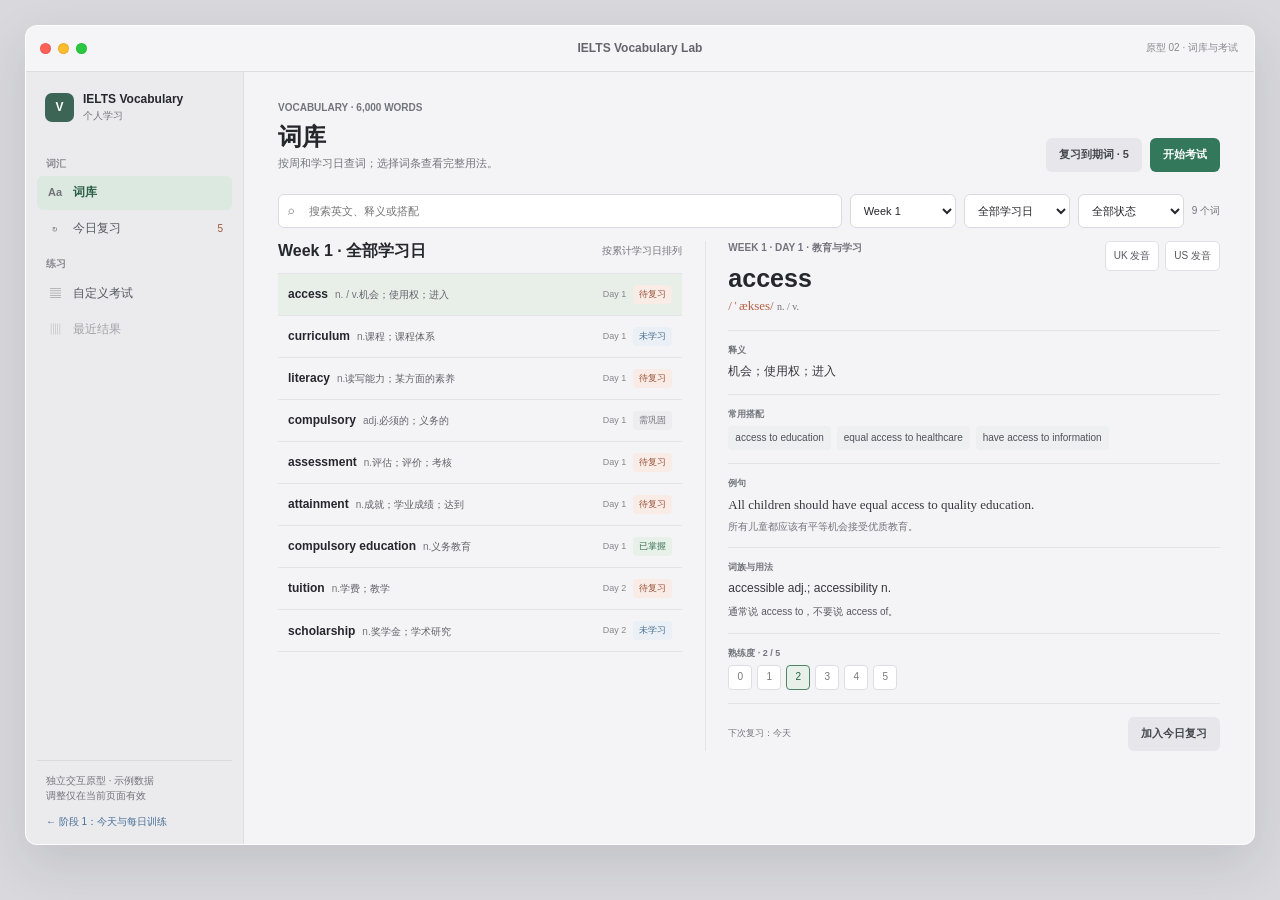
<file: docs/native-macos-vocab-prototype.html>
<!doctype html>
<html lang="zh-CN">
<head>
  <meta charset="utf-8">
  <meta name="viewport" content="width=device-width, initial-scale=1">
  <title>IELTS Vocabulary Lab · 词汇与考试原型</title>
  <style>
    :root {
      color-scheme: light;
      --window: #f4f4f6;
      --sidebar: #ebebee;
      --paper: #fff;
      --soft: #f8f8f9;
      --ink: #26262d;
      --muted: #74747d;
      --line: #e3e3e8;
      --green: #34785b;
      --green-soft: #e7f1ea;
      --blue: #466e95;
      --blue-soft: #eaf0f6;
      --orange: #b45f43;
      --orange-soft: #f9ece7;
      --gold: #94752f;
      --gold-soft: #f5f0df;
      --shadow: 0 18px 50px rgba(28,30,40,.12);
    }
    * { box-sizing: border-box; }
    body { margin: 0; min-width: 360px; min-height: 100vh; padding: 25px; background: #d9d9dd; color: var(--ink); font: 13px/1.45 -apple-system, BlinkMacSystemFont, "SF Pro Text", "Helvetica Neue", sans-serif; }
    button, input, select { font: inherit; color: inherit; }
    button, select { cursor: pointer; }
    button:disabled{opacity:.48;cursor:default}.sidebar-foot a{display:inline-block;margin-top:10px;color:var(--blue);text-decoration:none}.sidebar-foot a:hover{text-decoration:underline}
    button:focus-visible, input:focus-visible, select:focus-visible { outline: 3px solid rgba(70,110,149,.3); outline-offset: 2px; }
    .window { width: min(1320px,100%); min-height: min(820px,calc(100vh - 50px)); margin: auto; overflow: hidden; border: 1px solid rgba(255,255,255,.8); border-radius: 12px; background: var(--window); box-shadow: var(--shadow); display: grid; grid-template: 46px minmax(0,1fr) / 218px minmax(0,1fr); }
    .titlebar { grid-column: 1/-1; position: relative; display: flex; align-items: center; justify-content: center; border-bottom: 1px solid #dedee2; background: #f5f5f7; color: #64646d; font-size: 12px; font-weight: 600; }
    .lights { position: absolute; left: 14px; display: flex; gap: 7px; }.lights i { width: 11px; height: 11px; border-radius: 50%; background: #ff6058; box-shadow: inset 0 0 0 1px #00000014; }.lights i:nth-child(2){background:#febc2e}.lights i:nth-child(3){background:#28c840}.tag { position:absolute; right:16px; color:#888891; font-size:10px; font-weight:500; }
    .sidebar { padding: 19px 11px 13px; border-right: 1px solid #dedee2; background: var(--sidebar); display:flex; flex-direction:column; }
    .brand { display:flex; align-items:center; gap:9px; padding: 1px 8px 22px; }.brand-icon { width:29px;height:29px;display:grid;place-items:center;border-radius:7px;background:#3d6556;color:#fff;font-size:12px;font-weight:700; }.brand-name{font-weight:680;font-size:12px;line-height:1.25}.brand-sub{color:var(--muted);font-size:10px;margin-top:2px}
    .nav-label { padding: 11px 9px 5px; color:#898990;font-size:10px;font-weight:650; }.nav { display:grid; gap:2px; }.nav button { width:100%; min-height:34px; display:flex;align-items:center;gap:9px;border:0;border-radius:6px;padding:6px 9px;color:#56565f;background:transparent;text-align:left;font-size:12px; }.nav button:hover{background:#ffffff80}.nav button[aria-current="page"]{background:#dce9e0;color:#2d6148;font-weight:650}.nav-symbol{width:18px;color:#72727a;text-align:center;font-size:11px}.nav-badge{margin-left:auto;color:#9b563d;font-size:10px}.sidebar-foot{margin-top:auto;padding:12px 9px 2px;border-top:1px solid #d9d9de;color:#74747c;font-size:10px;line-height:1.55}
    .main { min-width:0; padding:29px 34px 36px; overflow:auto; }.page{display:none;max-width:1050px;margin:0 auto;animation:enter .18s ease-out}.page.active{display:block}@keyframes enter{from{opacity:.5;transform:translateY(3px)}to{opacity:1;transform:translateY(0)}}
    h1,h2,h3,p{margin-top:0}h1{font-size:24px;line-height:1.2;font-weight:680;margin-bottom:5px}h2{font-size:16px;line-height:1.3;font-weight:660;margin-bottom:0}h3{font-size:13px;font-weight:650;margin-bottom:0}.eyebrow{color:var(--muted);font-size:10px;font-weight:650;margin-bottom:7px}.subline{color:var(--muted);font-size:11px;margin:0}.heading{display:flex;align-items:flex-end;justify-content:space-between;gap:18px;margin-bottom:22px}.heading-actions{display:flex;align-items:center;gap:8px}.section-head{display:flex;align-items:center;justify-content:space-between;gap:12px;margin:0 0 11px}.section-head p{margin:0;color:var(--muted);font-size:10px}
    .button{min-height:34px;border:0;border-radius:6px;padding:0 13px;font-size:11px;font-weight:650;transition:background .14s,transform .1s}.button:active{transform:scale(.98)}.primary{background:var(--green);color:white}.primary:hover{background:#2b684d}.secondary{background:#e7e7eb;color:#45454d}.secondary:hover{background:#dcdce2}.quiet{border:0;padding:5px 0;color:var(--blue);background:transparent;font-size:11px}.danger-quiet{border:0;padding:5px;color:var(--orange);background:transparent;font-size:11px}.control{height:34px;border:1px solid #d9d9df;border-radius:6px;padding:0 9px;background:white;font-size:11px}.search-wrap{position:relative;flex:1;min-width:150px}.search-wrap input{width:100%;height:34px;border:1px solid #d9d9df;border-radius:6px;padding:0 10px 0 30px;background:#fff;font-size:11px}.search-mark{position:absolute;left:10px;top:8px;color:#83838a;font-size:12px}
    .toolbar{display:flex;flex-wrap:wrap;align-items:center;gap:8px;margin-bottom:13px}.toolbar .control{min-width:106px}.result-count{margin-left:auto;color:var(--muted);font-size:10px;white-space:nowrap}
    .library-layout{display:grid;grid-template-columns:minmax(330px,.88fr) minmax(330px,1.12fr);gap:23px;align-items:start}.list-pane,.detail-pane{min-width:0}.word-list{border-top:1px solid var(--line)}.word-item{width:100%;display:grid;grid-template-columns:minmax(0,1fr) auto;align-items:center;gap:7px 10px;padding:11px 10px;border:0;border-bottom:1px solid var(--line);background:transparent;text-align:left}.word-item:hover{background:#ffffff88}.word-item.selected{background:#e8efe9}.word-main{min-width:0}.term{font-size:12px;font-weight:650}.pos{margin-left:7px;color:var(--muted);font-size:10px;font-weight:400}.meaning{overflow:hidden;color:#62626a;font-size:10px;text-overflow:ellipsis;white-space:nowrap}.word-meta{display:flex;align-items:center;gap:7px;color:#85858d;font-size:9px;white-space:nowrap}.status{padding:3px 6px;border-radius:4px;background:#ededf0;color:#72727a;font-size:9px}.status.due{background:var(--orange-soft);color:#99523a}.status.stable{background:var(--green-soft);color:#3a704f}.status.new{background:var(--blue-soft);color:#496f91}
    .detail-pane{padding-left:22px;border-left:1px solid var(--line)}.detail-top{display:flex;flex-wrap:wrap;justify-content:space-between;align-items:flex-start;gap:12px;padding-bottom:14px;border-bottom:1px solid var(--line)}.detail-title{font-size:25px;font-weight:680;line-height:1.2;margin:0 0 4px}.ipa{color:var(--orange);font-family:Georgia,serif;font-size:13px;margin:0}.detail-buttons{display:flex;gap:6px}.icon-label{min-height:30px;border:1px solid #e0e0e4;border-radius:5px;padding:0 8px;background:#fff;color:#575760;font-size:10px}.detail-block{padding:13px 0;border-bottom:1px solid var(--line)}.detail-block:last-of-type{border-bottom:0}.detail-label{display:block;color:var(--muted);font-size:9px;font-weight:650;margin-bottom:5px}.detail-value{margin:0;color:#37373e;font-size:12px;line-height:1.6}.chips{display:flex;flex-wrap:wrap;gap:6px}.chip{border-radius:4px;padding:5px 7px;background:#eeeff1;color:#505059;font-size:10px}.example{margin:0 0 4px;font-family:Georgia,"Times New Roman",serif;font-size:13px;line-height:1.55;color:#393940}.example-zh{margin:0;color:var(--muted);font-size:10px}.note{margin:0;color:#56565e;font-size:10px;line-height:1.55}.mastery-row{display:flex;align-items:center;gap:5px}.mastery-row button{width:24px;height:25px;border:1px solid #dedee2;border-radius:4px;background:#fff;color:#777;font-size:10px}.mastery-row button[aria-pressed="true"]{border-color:#4c8669;background:var(--green-soft);color:#285e43}.detail-footer{display:flex;align-items:center;justify-content:space-between;gap:10px;padding-top:13px}.detail-footer small{color:var(--muted);font-size:9px}
    .review-summary{display:grid;grid-template-columns:repeat(3,minmax(0,1fr));border-top:1px solid var(--line);border-bottom:1px solid var(--line);padding:13px 0;margin-bottom:20px}.summary-item{padding:0 15px;border-right:1px solid var(--line)}.summary-item:first-child{padding-left:0}.summary-item:last-child{border:0}.summary-item strong{display:block;font-size:19px;font-weight:650}.summary-item span{color:var(--muted);font-size:10px}.review-list{border-top:1px solid var(--line)}.setup-aside .review-row{grid-template-columns:minmax(0,1fr) auto}.review-row{display:grid;grid-template-columns:minmax(0,1fr) 100px 76px;gap:14px;align-items:center;padding:12px 8px;border-bottom:1px solid var(--line)}.review-row .term{display:block}.review-row .meaning{margin-top:3px}.due-label{color:var(--orange);font-size:10px;text-align:right}.review-actions{display:flex;justify-content:space-between;align-items:center;gap:12px;padding-top:18px}.review-actions small{color:var(--muted);font-size:10px}
    .setup-layout{display:grid;grid-template-columns:minmax(0,1.3fr) minmax(235px,.7fr);gap:25px}.setup-section{padding:0 0 18px;margin-bottom:17px;border-bottom:1px solid var(--line)}.setup-section:last-child{border:0}.setup-section h2{margin-bottom:10px}.field-row{display:flex;flex-wrap:wrap;gap:9px}.field{display:grid;gap:5px;min-width:100px;color:var(--muted);font-size:10px}.field .control{width:100%}.segmented{display:inline-flex;gap:2px;padding:3px;border-radius:6px;background:#e8e8ec}.segmented button{min-height:27px;border:0;border-radius:4px;padding:0 11px;background:transparent;color:#66666e;font-size:10px}.segmented button[aria-pressed="true"]{background:#fff;color:#303038;box-shadow:0 1px 2px #00000016}.check-grid{display:grid;grid-template-columns:repeat(2,minmax(0,1fr));gap:7px}.check-option{display:flex;align-items:center;gap:8px;min-height:37px;padding:6px 9px;border:1px solid var(--line);border-radius:5px;background:#fff;font-size:10px}.check-option input{accent-color:var(--green)}.check-option span{color:var(--muted);margin-left:auto;font-size:9px}.setup-aside{padding-left:20px;border-left:1px solid var(--line)}.aside-title{font-weight:650;font-size:12px;margin-bottom:8px}.aside-copy{color:var(--muted);font-size:10px;line-height:1.65}.include-row{display:flex;gap:7px;align-items:flex-start;padding:8px 0;border-bottom:1px solid var(--line);font-size:10px}.include-row input{margin-top:2px;accent-color:var(--green)}.include-row span{color:var(--muted)}.setup-footer{display:flex;align-items:center;justify-content:flex-end;gap:12px;margin-top:12px}.setup-footer small{margin-right:auto;color:var(--muted);font-size:9px}
    .session-head{display:flex;align-items:center;gap:17px;margin-bottom:30px}.session-back{border:0;background:transparent;color:#62626a;font-size:11px}.session-meter{flex:1}.session-meter-line{display:flex;justify-content:space-between;margin-bottom:6px;color:var(--muted);font-size:10px}.progress{height:6px;border-radius:8px;overflow:hidden;background:#e3e3e7}.progress span{display:block;height:100%;border-radius:inherit;background:#548568;transition:width .2s}.focus{max-width:700px;min-height:350px;margin:0 auto;padding:26px 30px;border:1px solid #e2e2e6;border-radius:7px;background:#fff;box-shadow:0 2px 6px #14141e08}.focus-meta{display:flex;justify-content:space-between;gap:10px;margin-bottom:25px;color:var(--muted);font-size:10px}.focus-prompt-label{margin-bottom:7px;color:#808089;font-size:10px;font-weight:600}.focus-prompt{font-size:20px;font-weight:580;margin-bottom:17px;line-height:1.4}.focus-example{padding:13px 14px;margin:13px 0 18px;border-left:2px solid #b6cfbf;background:#f8f9f8;font-family:Georgia,serif;font-size:14px;line-height:1.6;color:#484850}.focus-input{width:100%;height:42px;border:1px solid #d8d8dd;border-radius:5px;padding:0 11px;background:#fff;font-size:15px}.options{display:grid;grid-template-columns:1fr 1fr;gap:8px;margin:15px 0}.option{min-height:39px;border:1px solid #dfdfe3;border-radius:5px;padding:7px 9px;background:white;text-align:left;font-size:11px}.option:hover{background:#f5f8f5}.option.selected{border-color:#57856b;background:#edf4ef}.option.correct{border-color:#57856b;background:var(--green-soft)}.option.wrong{border-color:#ce886e;background:var(--orange-soft)}.feedback{display:none;padding:12px 0 0;margin-top:13px;border-top:1px solid var(--line)}.feedback.show{display:block}.feedback-title{font-size:12px;font-weight:680;color:var(--green);margin-bottom:3px}.feedback.error .feedback-title{color:var(--orange)}.feedback-copy{color:#62626a;font-size:10px;margin:0}.focus-actions{display:flex;justify-content:space-between;align-items:center;gap:12px;margin-top:19px}.show-answer{border:0;padding:5px 0;background:transparent;color:var(--blue);font-size:10px}.session-note{max-width:700px;margin:12px auto 0;color:var(--muted);font-size:9px;display:flex;justify-content:space-between}.session-note kbd{display:inline-block;border:1px solid #d5d5da;border-radius:3px;padding:1px 4px;background:#f9f9fa;font:inherit}
    .result-top{display:flex;flex-wrap:wrap;align-items:center;gap:20px;padding-bottom:18px;border-bottom:1px solid var(--line)}.score{width:82px;height:82px;display:grid;place-items:center;border-radius:50%;background:conic-gradient(#4e8969 var(--score,75%),#e5e5e9 0);position:relative}.score::before{content:"";position:absolute;inset:7px;border-radius:50%;background:var(--window)}.score strong{position:relative;font-size:17px;font-weight:680}.result-metrics{display:flex;gap:28px}.result-metric strong{display:block;font-size:17px}.result-metric span{color:var(--muted);font-size:9px}.result-columns{display:grid;grid-template-columns:1.15fr .85fr;gap:25px;margin-top:23px}.result-list{border-top:1px solid var(--line)}.result-word{display:flex;justify-content:space-between;gap:12px;padding:10px 7px;border-bottom:1px solid var(--line)}.result-word div{min-width:0}.result-word .term{display:block}.result-word small{display:block;margin-top:2px;color:var(--muted);font-size:9px}.result-mark{color:#62626a;font-size:10px;white-space:nowrap}.result-mark.retry{color:var(--orange)}.result-actions{display:flex;justify-content:flex-end;gap:8px;margin-top:21px}
    .toast{position:fixed;right:25px;bottom:22px;padding:9px 12px;border:1px solid #d1e1d6;border-radius:6px;background:#f4faf5;color:#315f45;box-shadow:0 6px 20px #14141e18;opacity:0;transform:translateY(5px);pointer-events:none;transition:.18s}.toast.show{opacity:1;transform:translateY(0)}
    @media(max-width:930px){body{padding:0;background:var(--window)}.window{min-height:100vh;border:0;border-radius:0;grid-template-columns:180px minmax(0,1fr)}.main{padding:25px 22px}.library-layout{grid-template-columns:minmax(250px,.9fr) minmax(270px,1.1fr);gap:16px}.detail-pane{padding-left:15px}.setup-layout{grid-template-columns:1fr}.setup-aside{padding:15px 0 0;border-left:0;border-top:1px solid var(--line)}}
    @media(max-width:830px){.library-layout{grid-template-columns:1fr}.detail-pane{padding:17px 0 0;border-left:0;border-top:1px solid var(--line)}}
    @media(max-width:650px){.window{grid-template-columns:1fr;grid-template-rows:46px auto minmax(0,1fr)}.titlebar{grid-row:1}.sidebar{grid-row:2;border-right:0;border-bottom:1px solid #ddd;padding:6px 8px}.brand,.sidebar-foot,.nav-label{display:none}.nav{grid-template-columns:repeat(4,minmax(0,1fr));gap:3px}.nav button{justify-content:center;padding:5px 2px;font-size:9px}.nav-symbol,.nav-badge{display:none}.main{grid-row:3;padding:23px 15px}.heading{align-items:flex-start;flex-direction:column}.heading-actions{width:100%;flex-wrap:wrap}.library-layout{grid-template-columns:1fr}.detail-pane{padding:17px 0 0;border-left:0;border-top:1px solid var(--line)}.word-item{padding:10px 5px}.review-row{grid-template-columns:1fr auto;gap:5px}.review-row .due-label{grid-column:2;grid-row:1/3}.review-row .button{grid-column:1/3}.check-grid,.options{grid-template-columns:1fr}.focus{padding:20px 16px}.session-note{gap:6px}.result-top{align-items:flex-start}.result-metrics{gap:12px;flex-wrap:wrap}.result-columns{grid-template-columns:1fr}.result-actions .button{flex:1}}
    @media(prefers-reduced-motion:reduce){*,*::before,*::after{animation-duration:.01ms!important;transition-duration:.01ms!important}}
  </style>
</head>
<body>
  <div class="window">
    <header class="titlebar"><span class="lights" aria-hidden="true"><i></i><i></i><i></i></span>IELTS Vocabulary Lab<span class="tag">原型 02 · 词库与考试</span></header>
    <aside class="sidebar">
      <div class="brand"><span class="brand-icon">V</span><div><div class="brand-name">IELTS Vocabulary</div><div class="brand-sub">个人学习</div></div></div>
      <div class="nav-label">词汇</div><nav class="nav" aria-label="词汇导航">
        <button type="button" data-page="library" aria-current="page"><span class="nav-symbol">Aa</span>词库</button>
        <button type="button" data-page="review"><span class="nav-symbol">↻</span>今日复习<span class="nav-badge" id="reviewBadge">4</span></button>
      </nav>
      <div class="nav-label">练习</div><nav class="nav" aria-label="练习导航">
        <button type="button" data-page="setup"><span class="nav-symbol">▤</span>自定义考试</button>
        <button type="button" data-page="result" disabled title="完成一次练习后查看"><span class="nav-symbol">▥</span>最近结果</button>
      </nav>
      <div class="sidebar-foot">独立交互原型 · 示例数据<br>调整仅在当前页面有效<br><a href="native-macos-prototype.html">← 阶段 1：今天与每日训练</a></div>
    </aside>
    <main class="main">
      <section class="page active" id="libraryPage" aria-labelledby="libraryTitle">
        <div class="heading"><div><p class="eyebrow">VOCABULARY · 6,000 WORDS</p><h1 id="libraryTitle">词库</h1><p class="subline">按周和学习日查词；选择词条查看完整用法。</p></div><div class="heading-actions"><button class="button secondary" data-go="review" type="button">复习到期词 · 4</button><button class="button primary" data-go="setup" type="button">开始考试</button></div></div>
        <div class="toolbar"><label class="search-wrap"><span class="search-mark" aria-hidden="true">⌕</span><input id="searchInput" type="search" placeholder="搜索英文、释义或搭配" aria-label="搜索词库"></label><select class="control" id="weekFilter" aria-label="学习周"><option value="1">Week 1</option><option value="2">Week 2</option><option value="3">Week 3</option><option value="all">所有周</option></select><select class="control" id="dayFilter" aria-label="学习日"><option value="all">全部学习日</option><option value="1">Day 1</option><option value="2">Day 2</option><option value="3">Day 3</option></select><select class="control" id="statusFilter" aria-label="掌握状态"><option value="all">全部状态</option><option value="due">待复习</option><option value="needs">需巩固</option><option value="new">未学习</option><option value="stable">已掌握</option><option value="wrong">最近错词</option></select><span class="result-count" id="resultCount">20 个词</span></div>
        <div class="library-layout"><div class="list-pane"><div class="section-head"><h2 id="libraryScopeTitle">Week 1 · 全部学习日</h2><p>按累计学习日排列</p></div><div class="word-list" id="wordList" role="list"></div></div>
          <article class="detail-pane" id="detailPane" aria-live="polite"></article>
        </div>
      </section>

      <section class="page" id="reviewPage" aria-labelledby="reviewTitle">
        <div class="heading"><div><p class="eyebrow">SPACED REVIEW</p><h1 id="reviewTitle">今日复习</h1><p class="subline">到期词和最近答错的词会优先出现。</p></div><div class="heading-actions"><select class="control" id="reviewScope" aria-label="复习范围"><option value="due">今天到期</option><option value="wrong">最近错词</option><option value="both">到期与错词</option></select><button class="button primary" id="startReview" type="button">开始复习</button></div></div>
        <div class="review-summary"><div class="summary-item"><strong id="dueTotal">4</strong><span>今天到期</span></div><div class="summary-item"><strong id="wrongTotal">1</strong><span>最近答错</span></div><div class="summary-item"><strong id="reviewTime">约 2 分钟</strong><span>预计用时</span></div></div>
        <div class="section-head"><h2>复习队列</h2><p>答错的词会在本轮后续再次出现</p></div><div class="review-list" id="reviewList"></div>
        <div class="review-actions"><small>演示状态仅在当前页面保留，不写入真实学习记录。</small><button class="button primary" id="startReviewBottom" type="button">开始 4 个词 →</button></div>
      </section>

      <section class="page" id="setupPage" aria-labelledby="setupTitle">
        <div class="heading"><div><p class="eyebrow">PRACTICE BUILDER</p><h1 id="setupTitle">自定义考试</h1><p class="subline">按周和学习日组卷，可选词义、反向、拼写与语境题。</p></div><button class="quiet" data-go="library" type="button">← 返回词库</button></div>
        <div class="setup-layout"><div>
          <div class="setup-section"><h2>词汇范围</h2><div class="field-row"><label class="field">起始周<select class="control" id="weekFrom"><option value="1">Week 1</option><option value="2">Week 2</option><option value="3">Week 3</option></select></label><label class="field">结束周<select class="control" id="weekTo"><option value="1">Week 1</option><option value="2">Week 2</option><option value="3" selected>Week 3</option></select></label><label class="field">学习日<select class="control" id="dayScope"><option value="all">范围内全部</option><option value="1">只选 Day 1</option><option value="2">只选 Day 2</option><option value="8">只选 Day 8</option><option value="15">只选 Day 15</option></select></label></div></div>
          <div class="setup-section"><h2>题目数量</h2><div class="segmented" role="group" aria-label="题目数量"><button type="button" data-count="10" aria-pressed="false">10 题</button><button type="button" data-count="20" aria-pressed="true">20 题</button><button type="button" data-count="40" aria-pressed="false">40 题</button><button type="button" data-count="all" aria-pressed="false">全部</button></div></div>
          <div class="setup-section"><h2>出题方式</h2><div class="check-grid"><label class="check-option"><input type="checkbox" value="meaning" checked>词义选择<span>英 → 中</span></label><label class="check-option"><input type="checkbox" value="reverse" checked>反向选择<span>中 → 英</span></label><label class="check-option"><input type="checkbox" value="spell" checked>拼写输出<span>默写</span></label><label class="check-option"><input type="checkbox" value="cloze">语境填空<span>例句</span></label></div></div>
          <div class="setup-section"><h2>复习安排</h2><label class="include-row"><input type="checkbox" id="includeDue" checked><div>优先加入到期复习词<span>先复习已到期内容，再抽取范围内新题</span></div></label><label class="include-row"><input type="checkbox" id="repeatWrong" checked><div>错题在本轮稍后重复<span>有题可间隔时稍后回练一次；末题错词留到下一轮</span></div></label></div>
        </div><aside class="setup-aside"><div class="aside-title">本次练习预览</div><p class="aside-copy" id="setupRange">Week 1–3 · 全部学习日</p><div class="review-list"><div class="review-row"><div><span class="term">题目数</span><div class="meaning">按选定数量随机抽取</div></div><span class="due-label" id="setupQuestionCount">20 题</span></div><div class="review-row"><div><span class="term">题型</span><div class="meaning" id="setupTypes">词义 · 回忆 · 拼写</div></div></div><div class="review-row"><div><span class="term">错题回流</span><div class="meaning">错词稍后再测</div></div><span class="status stable" id="repeatState">开启</span></div></div><p class="aside-copy" style="margin-top:14px">当前原型内置 12 个示例词，来自 Week 1–3。演示题量以匹配词数为限；正式版本使用完整词库。</p></aside></div>
        <div class="setup-footer"><small id="setupHint" role="status">预计用时约 8 分钟</small><button class="button primary" id="startExam" type="button">开始考试 →</button></div>
      </section>

      <section class="page" id="sessionPage" aria-labelledby="promptText">
        <div class="session-head"><button class="session-back" id="quitSession" type="button">← 退出</button><div class="session-meter"><div class="session-meter-line"><span id="sessionContext">Week 1 · 词义选择</span><span id="sessionNumber">第 1 / 8 题</span></div><div class="progress"><span id="sessionProgress" style="width:12.5%"></span></div></div></div>
        <article class="focus" aria-live="polite"><div class="focus-meta"><span id="questionTag">首次作答</span><span id="questionRange">Week 1 · Day 1</span></div><div class="focus-prompt-label" id="promptLabel">选择最贴近的释义</div><div class="focus-prompt" id="promptText">access</div><div id="answerArea"></div><div id="feedback" class="feedback" role="status"><div class="feedback-title" id="feedbackTitle"></div><p class="feedback-copy" id="feedbackCopy"></p></div><div class="focus-actions"><button class="show-answer" id="showAnswer" type="button">显示答案</button><button class="button primary" id="submitAnswer" type="button">检查答案 ↵</button></div></article>
        <div class="session-note"><span id="sessionPolicy">错词间隔回练一次；末题错词留到下一轮</span><span><kbd>Enter</kbd> 检查/继续　<kbd>Esc</kbd> 退出</span></div>
      </section>

      <section class="page" id="resultPage" aria-labelledby="resultTitle">
        <div class="heading"><div><p class="eyebrow">SESSION COMPLETE</p><h1 id="resultTitle">本轮完成</h1><p class="subline">看首次掌握情况，也确认回练是否有效。</p></div><button class="quiet" data-go="setup" type="button">重新设置</button></div>
        <div class="result-top"><div class="score" id="scoreRing" style="--score:75%"><strong id="scorePercent">75%</strong></div><div><h2 id="resultMessage">本轮完成</h2><p class="subline" id="resultSubline">8 道题 · 错题稍后重复</p></div><div class="result-metrics"><div class="result-metric"><strong id="firstPass">6 / 8</strong><span>首次答对</span></div><div class="result-metric"><strong id="retryFixed">1</strong><span>回练后答对</span></div><div class="result-metric"><strong id="stillWrong">1</strong><span>仍需复习</span></div></div></div>
        <div class="result-columns"><section><div class="section-head"><h2>需要巩固</h2><button class="quiet" id="practiceWrong" type="button">再练待巩固词 →</button></div><div class="result-list" id="wrongResultList"></div></section><section><div class="section-head"><h2>本轮掌握</h2><p>熟练度已更新</p></div><div class="result-list" id="rightResultList"></div></section></div>
        <div class="result-actions"><button class="button secondary" data-go="library" type="button">返回词库</button><button class="button primary" data-go="setup" type="button">再来一轮</button></div>
      </section>
    </main>
  </div>
  <div class="toast" id="toast" role="status"></div>
  <script>
    (() => {
      const words = [
        {id:"w1-d1-01",week:1,day:1,term:"access",pos:"n. / v.",ipa:"/ˈækses/",meaning:"机会；使用权；进入",collocations:["access to education","equal access to healthcare","have access to information"],example:"All children should have equal access to quality education.",exampleZh:"所有儿童都应该有平等机会接受优质教育。",family:"accessible adj.; accessibility n.",note:"通常说 access to，不要说 access of。",status:"due",level:2,next:"今天"},
        {id:"w1-d1-02",week:1,day:1,term:"curriculum",pos:"n.",ipa:"/kəˈrɪkjələm/",meaning:"课程；课程体系",collocations:["school curriculum","national curriculum","revise the curriculum"],example:"Schools should include financial education in the curriculum.",exampleZh:"学校应该将金融教育纳入课程体系。",family:"curricular adj.; curricula/curriculums n.pl.",note:"复数可用 curricula，学术写作中很常见。",status:"new",level:0,next:"未安排"},
        {id:"w1-d1-03",week:1,day:1,term:"literacy",pos:"n.",ipa:"/ˈlɪtərəsi/",meaning:"读写能力；某方面的素养",collocations:["basic literacy skills","literacy rate","digital literacy"],example:"A high literacy rate is essential for economic development.",exampleZh:"较高的识字率对经济发展至关重要。",family:"literate adj.; illiterate adj.",note:"也可表示 digital literacy、financial literacy 等“素养”。",status:"due",level:1,next:"今天"},
        {id:"w1-d1-04",week:1,day:1,term:"compulsory",pos:"adj.",ipa:"/kəmˈpʌlsəri/",meaning:"必须的；义务的",collocations:["compulsory education","compulsory subject","make education compulsory"],example:"In many countries, education is compulsory until the age of sixteen.",exampleZh:"在许多国家，教育是强制性的，直到十六岁。",family:"compel v.; compulsion n.",note:"适合教育、法律和政府政策类正式表达。",status:"needs",level:2,next:"明天"},
        {id:"w1-d1-05",week:1,day:1,term:"assessment",pos:"n.",ipa:"/əˈsesmənt/",meaning:"评估；评价；考核",collocations:["continuous assessment","assessment methods","assess students' progress"],example:"Regular assessment can help teachers identify students who need extra support.",exampleZh:"定期评估可以帮助教师发现需要额外支持的学生。",family:"assess v.; assessor n.",note:"assessment 是名词，assess 是动词。",status:"due",level:1,next:"今天"},
        {id:"w1-d1-06",week:1,day:1,term:"attainment",pos:"n.",ipa:"/əˈteɪnmənt/",meaning:"成就；学业成绩；达到",collocations:["academic attainment","educational attainment","high levels of attainment"],example:"Family income can influence children's academic attainment.",exampleZh:"家庭收入可能会影响儿童的学业成绩。",family:"attain v.; attainable adj.",note:"学术语境常见 academic attainment。",status:"wrong",level:1,next:"今天"},
        {id:"w1-d1-07",week:1,day:1,term:"compulsory education",pos:"n.",ipa:"/kəmˈpʌlsəri ˌedʒuˈkeɪʃn/",meaning:"义务教育",collocations:["years of compulsory education","compulsory education system"],example:"Compulsory education gives every child a basic level of schooling.",exampleZh:"义务教育让每个孩子都能接受基础教育。",family:"compel v.; compulsory adj.; educate v.",note:"可用 compulsory schooling 作为近义表达。",status:"stable",level:4,next:"7 天后"},
        {id:"w1-d2-01",week:1,day:2,term:"tuition",pos:"n.",ipa:"/tjuˈɪʃn/",meaning:"学费；教学",collocations:["tuition fees","private tuition","receive tuition"],example:"High tuition fees can prevent talented students from attending university.",exampleZh:"高昂的学费可能会阻止有才华的学生上大学。",family:"tutor n./v.; tutorial n.; tuition n.",note:"学费常用复数 tuition fees；tuition 本身通常不可数。",status:"due",level:2,next:"今天"},
        {id:"w1-d2-02",week:1,day:2,term:"scholarship",pos:"n.",ipa:"/ˈskɒləʃɪp/",meaning:"奖学金；学术研究",collocations:["win a scholarship","scholarship programme","merit-based scholarship"],example:"Scholarships can make higher education accessible to students from low-income families.",exampleZh:"奖学金可以让低收入家庭的学生有机会接受高等教育。",family:"scholar n.; scholarly adj.",note:"注意与 studentship（研究生资助）在部分地区的用法差异。",status:"new",level:0,next:"未安排"},
        {"id": "w2-d8-01", "week": 2, "day": 8, "dayTitle": "犯罪与法律", "term": "crime rate", "pos": "n.", "ipa": "/ˈkraɪm reɪt/", "meaning": "犯罪率", "collocations": ["reduce the crime rate", "a high crime rate", "crime rate statistics"], "example": "Better street lighting may help reduce the crime rate.", "exampleZh": "更好的街道照明可能有助于降低犯罪率。", "family": "crime n.; criminal n./adj.; criminality n.", "note": "图表题中可用 the rate of crime，但 crime rate 更简洁。", "status": "new", "level": 0, "next": "未安排"},
        {"id": "w2-d8-02", "week": 2, "day": 8, "dayTitle": "犯罪与法律", "term": "juvenile delinquency", "pos": "n.", "ipa": "/ˌdʒuːvənaɪl dɪˈlɪŋkwənsi/", "meaning": "青少年犯罪", "collocations": ["prevent juvenile delinquency", "juvenile delinquency rates"], "example": "Family support and education can help prevent juvenile delinquency.", "exampleZh": "家庭支持和教育可以帮助预防青少年犯罪。", "family": "juvenile adj./n.; delinquent adj./n.; delinquency n.", "note": "juvenile 也可作名词表示“未成年人”。", "status": "new", "level": 0, "next": "未安排"},
        {"id": "w3-d15-01", "week": 3, "day": 15, "dayTitle": "因果与问题解决", "term": "lead to", "pos": "v. phr.", "ipa": "/liːd tuː/", "meaning": "导致", "collocations": ["lead to higher costs", "lead to serious problems", "lead to a decline"], "example": "A lack of regulation can lead to unfair competition.", "exampleZh": "缺乏监管会导致不公平竞争。", "family": "lead v./n.; leading adj.; consequence n.", "note": "后面接名词或动名词，不能接动词原形。", "status": "new", "level": 0, "next": "未安排"}
      ];
      const $ = (s) => document.querySelector(s), $$ = (s) => [...document.querySelectorAll(s)];
      let selectedId = words[0].id, page = "library", quizCount = 20, sessionOrigin = "setup", sessionRepeat = true, sourceQueue = [], deck = [], current = null, selectedOption = null, answered = false;
      let results = {firstCorrect:0,firstTotal:0,retryCorrect:0,retryTotal:0,wrong:[],right:[],seen:new Set(),missed:new Set()};
      const wordById = id => words.find(w => w.id === id);
      let hasResult=false;
      const isInputQuestion = type => type === "spell" || type === "cloze";
      const due = w => w.status === "due" || w.status === "wrong" || w.next === "今天";
      function refreshCounts(){const n=words.filter(due).length;$("#reviewBadge").textContent=n;document.querySelector('[data-go="review"]').textContent="复习到期词 · "+n;$("#dueTotal").textContent=n;$("#wrongTotal").textContent=words.filter(w=>w.status==="wrong").length;}
      function examWords(){const from=Number($("#weekFrom").value),to=Number($("#weekTo").value),day=$("#dayScope").value;return words.filter(w=>w.week>=from&&w.week<=to&&(day==="all"||w.day===Number(day)));}
      function go(next) { if(next==="result"&&!hasResult){toast("完成练习后，这里会显示结果");return;}page=next; $$(".page").forEach(p=>p.classList.toggle("active",p.id===next+"Page")); $$(".nav[data-page], .nav button[data-page]").forEach(b=>b.dataset.page===next?b.setAttribute("aria-current","page"):b.removeAttribute("aria-current")); if(next==="library") renderLibrary(); if(next==="review")renderReview(); if(next==="setup")updateSetup();if(next==="session")renderQuestion(); }
      function stateName(s){return ({due:"待复习",needs:"需巩固",new:"未学习",stable:"已掌握",wrong:"错题"})[s]||s}
      function renderLibrary(){
        const wf=$("#weekFilter").value,prev=$("#dayFilter").value,days=[...new Set(words.filter(w=>wf==="all"||String(w.week)===wf).map(w=>w.day))].sort((a,b)=>a-b);
        $("#dayFilter").innerHTML='<option value="all">全部学习日</option>'+days.map(d=>'<option value="'+d+'">Day '+d+'</option>').join("");$("#dayFilter").value=prev==="all"||days.includes(Number(prev))?prev:"all";
        const q=$("#searchInput").value.trim().toLowerCase(), week=$("#weekFilter").value, day=$("#dayFilter").value, status=$("#statusFilter").value;
        const filtered=words.filter(w=>(week==="all"||String(w.week)===week)&&(day==="all"||String(w.day)===day)&&(status==="all"||(status==="due"?due(w):w.status===status))&&(!q||[w.term,w.meaning,...w.collocations].join(" ").toLowerCase().includes(q)));
        $("#libraryScopeTitle").textContent=(week==="all"?"所有周":"Week "+week)+" · "+(day==="all"?"全部学习日":"Day "+day);
        if(filtered.length&&!filtered.some(w=>w.id===selectedId))selectedId=filtered[0].id;
        refreshCounts();
        $("#resultCount").textContent=`${filtered.length} 个词`;
        $("#wordList").innerHTML=filtered.length?filtered.map(w=>`<button type="button" role="listitem" class="word-item ${w.id===selectedId?"selected":""}" data-word="${w.id}" aria-pressed="${w.id===selectedId}"><span class="word-main"><span class="term">${w.term}<small class="pos">${w.pos}</small></span><span class="meaning">${w.meaning}</span></span><span class="word-meta"><span>Day ${w.day}</span><span class="status ${due(w)?"due":w.status}">${due(w)?"待复习":stateName(w.status)}</span></span></button>`).join(""):`<p class="subline" style="padding:16px 4px">没有符合条件的词条。</p>`;
        $$(".word-item").forEach(b=>b.addEventListener("click",()=>{selectedId=b.dataset.word;renderLibrary()}));
        if(!filtered.length){$("#detailPane").innerHTML='<p class="subline">选择词条后查看详情。</p>';return;}
        const w=filtered.find(item=>item.id===selectedId)||filtered[0]||wordById(selectedId)||words[0];selectedId=w.id;
        $("#detailPane").innerHTML=`<div class="detail-top"><div><p class="eyebrow">WEEK ${w.week} · DAY ${w.day} · ${w.dayTitle||"教育与学习"}</p><h2 class="detail-title">${w.term}</h2><p class="ipa">${w.ipa} <span style="color:var(--muted);font:10px -apple-system">${w.pos}</span></p></div><div class="detail-buttons"><button class="icon-label" type="button" data-speak="uk">UK 发音</button><button class="icon-label" type="button" data-speak="us">US 发音</button></div></div>
          <div class="detail-block"><span class="detail-label">释义</span><p class="detail-value">${w.meaning}</p></div><div class="detail-block"><span class="detail-label">常用搭配</span><div class="chips">${w.collocations.map(x=>`<span class="chip">${x}</span>`).join("")}</div></div><div class="detail-block"><span class="detail-label">例句</span><p class="example">${w.example}</p><p class="example-zh">${w.exampleZh}</p></div><div class="detail-block"><span class="detail-label">词族与用法</span><p class="detail-value">${w.family}</p><p class="note" style="margin-top:6px">${w.note}</p></div><div class="detail-block"><span class="detail-label">熟练度 · ${w.level} / 5</span><div class="mastery-row" role="group" aria-label="调整熟练度">${[0,1,2,3,4,5].map(n=>`<button type="button" data-level="${n}" aria-pressed="${w.level===n}" aria-label="熟练度 ${n}">${n}</button>`).join("")}</div></div><div class="detail-footer"><small>下次复习：${w.next}</small><button class="button secondary" type="button" id="detailReview">加入今日复习</button></div>`;
        $$('[data-level]').forEach(b=>b.addEventListener("click",()=>{w.level=Number(b.dataset.level);w.status=w.level>=4?"stable":w.level===0?"new":"needs";w.next=w.level===0?"未安排":w.level<3?"今天":w.level===3?"3 天后":"7 天后";renderLibrary();toast("熟练度已更新（原型状态）")}));
        $("#detailReview").addEventListener("click",()=>{w.status="due";w.next="今天";renderLibrary();toast("已加入今日复习（原型状态）")});
        $$('[data-speak]').forEach(b=>b.addEventListener("click",()=>speak(w.term,b.dataset.speak)));
      }
      function speak(term,accent){if(!window.speechSynthesis){toast(`${accent.toUpperCase()} 发音入口`);return}speechSynthesis.cancel();const u=new SpeechSynthesisUtterance(term);u.lang=accent==="uk"?"en-GB":"en-US";u.rate=.92;speechSynthesis.speak(u)}
      function selectedReviewWords(){const mode=$("#reviewScope").value;return words.filter(w=>mode==="wrong"?w.status==="wrong":due(w));}
      function renderReview(){
        const list=selectedReviewWords();refreshCounts();$("#reviewTime").textContent=list.length?"约 "+Math.max(1,Math.ceil(list.length*.4))+" 分钟":"已完成";
        $("#reviewList").innerHTML=list.map(w=>'<div class="review-row"><div><span class="term">'+w.term+'<small class="pos">'+w.pos+'</small></span><div class="meaning">'+w.meaning+'</div></div><span class="due-label">'+(w.status==="wrong"?"最近答错":"今天到期")+'</span><button class="button secondary" data-review-word="'+w.id+'" type="button">先看词条</button></div>').join("")||'<p class="subline" style="padding:16px 4px">当前没有待复习词。</p>';
        $("#startReviewBottom").textContent="开始 "+list.length+" 个词 →";$("#startReview").disabled=$("#startReviewBottom").disabled=!list.length;
        $$('[data-review-word]').forEach(b=>b.addEventListener("click",()=>{selectedId=b.dataset.reviewWord;$("#searchInput").value="";$("#weekFilter").value=wordById(selectedId).week;$("#dayFilter").value="all";$("#statusFilter").value="all";go("library");}));
      }
      function getTypes(){return $$('input[type="checkbox"][value]:checked').map(x=>x.value)}
      function updateSetup(){
        const names={meaning:"词义",reverse:"反向",spell:"拼写",cloze:"语境"},items=examWords(),types=getTypes();const actual=quizCount===0?items.length:Math.min(quizCount,items.length),invalid=Number($("#weekFrom").value)>Number($("#weekTo").value);
        $("#setupQuestionCount").textContent=quizCount===0?"全部 · "+actual+" 题":actual+" 题（已选 "+quizCount+" 题）";$("#setupTypes").textContent=types.map(t=>names[t]).join(" · ")||"尚未选择";
        $("#setupRange").textContent="Week "+$("#weekFrom").value+"–"+$("#weekTo").value+" · "+($("#dayScope").value==="all"?"全部学习日":"Day "+$("#dayScope").value)+" · 匹配 "+items.length+" 个示例词";
        $("#repeatState").textContent=$("#repeatWrong").checked?"开启":"关闭";$("#repeatState").classList.toggle("stable",$("#repeatWrong").checked);
        $("#setupHint").textContent=invalid?"起始周不能晚于结束周":!types.length?"请至少选择一种题型":!actual?"当前范围没有示例词，请调整范围":"演示 "+actual+" 道首次题，约 "+Math.max(1,Math.ceil(actual*.4))+" 分钟";
        $("#startExam").disabled=invalid||!types.length||!actual;
      }
      function makeDeck(items,count,types,prioritizeDue=false){const shuffle=list=>{const pool=[...list];for(let i=pool.length-1;i>0;i--){const j=Math.floor(Math.random()*(i+1));[pool[i],pool[j]]=[pool[j],pool[i]]}return pool};const pool=prioritizeDue?[...shuffle(items.filter(due)),...shuffle(items.filter(w=>!due(w)))]:shuffle(items);const take=count===0?pool.length:Math.min(count,pool.length);return pool.slice(0,take).map((word,i)=>({word,type:types[i%types.length],retry:false}))}
      function startReview(){const items=selectedReviewWords();if(!items.length)return;sessionOrigin="review";sessionRepeat=true;sourceQueue=items.map(w=>w.id);deck=makeDeck(items,0,["reverse","spell"]);resetResult();go("session");}
      function startExam(){if($("#startExam").disabled)return;const items=examWords();sessionOrigin="setup";sessionRepeat=$("#repeatWrong").checked;sourceQueue=items.map(w=>w.id);deck=makeDeck(items,quizCount,getTypes(),$("#includeDue").checked);resetResult();go("session");}
      function resetResult(){results={firstCorrect:0,firstTotal:0,retryCorrect:0,retryTotal:0,wrong:[],right:[],seen:new Set(),missed:new Set()};current=null;answered=false;selectedOption=null}
      function renderQuestion(){if(!current){if(!deck.length){finishExam();return}current=deck.shift();}selectedOption=null;answered=false;const w=current.word,n=results.firstTotal+results.retryTotal+1;const total=deck.length+n;$("#sessionNumber").textContent=`第 ${n} / ${total} 题`;$("#sessionProgress").style.width=`${Math.min(100,(n-1)/total*100)}%`;$("#sessionContext").textContent=current.retry?"错题回练 · 再次回忆":`Week ${w.week} · ${typeLabel(current.type)}`;$("#questionTag").textContent=current.retry?"错题再次出现":"首次作答";$("#questionRange").textContent=`Week ${w.week} · Day ${w.day}`;const reverse=current.type==="reverse", spell=current.type==="spell", cloze=current.type==="cloze";$("#promptLabel").textContent=reverse?"根据中文选择对应英文":spell?"根据中文提示写出英文":cloze?"根据句意输入目标词":"选择最贴近的释义";$("#promptText").textContent=reverse||spell?w.meaning:cloze?w.example.replace(new RegExp(w.term.replace(/[.*+?^{}()|[\]\\]/g,"\\$&"),"gi"),"_____"):w.term;$("#answerArea").innerHTML=isInputQuestion(current.type)?`<input class="focus-input" id="quizInput" autocomplete="off" spellcheck="false" placeholder="输入英文单词" aria-label="输入英文单词">`: `<div class="options">${choiceSet(w,current.type).map((option,i)=>`<button type="button" class="option" data-choice="${i}">${option}</button>`).join("")}</div>`;$("#feedback").classList.remove("show","error");$("#submitAnswer").textContent="检查答案 ↵";$("#showAnswer").textContent="显示答案";$$('[data-choice]').forEach(b=>b.addEventListener("click",()=>{if(answered)return;selectedOption=Number(b.dataset.choice);$$('[data-choice]').forEach(x=>x.classList.toggle("selected",x===b))}));const input=$("#quizInput");if(input)input.focus();$("#showAnswer").disabled=false;$("#sessionPolicy").textContent=sessionRepeat?"错词间隔回练一次；末题错词留到下一轮":"错词记录到下一轮复习"}
      function typeLabel(t){return ({meaning:"词义选择",reverse:"反向选择",spell:"拼写输出",cloze:"语境填空"})[t]}
      function choiceSet(w,type){const key=type==="reverse"?"term":"meaning";const values=[...new Set(words.filter(x=>x.id!==w.id&&x[key]!==w[key]).map(x=>x[key]))].sort(()=>Math.random()-.5).slice(0,3);values.splice(Math.floor(Math.random()*(values.length+1)),0,w[key]);return values;}
      const normalize=value=>value.trim().toLowerCase().replace(/\s+/g," ");
      function answerIsCorrect(){const w=current.word;if(isInputQuestion(current.type))return normalize($("#quizInput").value)===normalize(w.term);return selectedOption!==null&&$$(".option")[selectedOption]?.textContent===(current.type==="reverse"?w.term:w.meaning);}
      function levenshtein(a,b){const row=Array.from({length:b.length+1},(_,i)=>i);for(let i=1;i<=a.length;i++){let diagonal=row[0];row[0]=i;for(let j=1;j<=b.length;j++){const old=row[j];row[j]=Math.min(row[j]+1,row[j-1]+1,diagonal+(a[i-1]===b[j-1]?0:1));diagonal=old}}return row[b.length]}
      function submitAnswer(){
        if(answered){current=null;renderQuestion();return}
        if(!isInputQuestion(current.type)&&selectedOption===null){toast("先选择一个答案");return}
        if(isInputQuestion(current.type)&&!$("#quizInput").value.trim()){$("#quizInput").focus();return}
        const correct=answerIsCorrect(),w=current.word,near=!correct&&isInputQuestion(current.type)&&w.term.length>=6&&levenshtein(normalize($("#quizInput").value),normalize(w.term))===1;answered=true;
        if(current.retry){
          results.retryTotal++;results.seen.add(w.id);
          if(correct){results.retryCorrect++;results.right.push(w);results.missed.delete(w.id);w.status="needs"}
          else{results.wrong.push(w);w.status="wrong"}
        }else{
          results.firstTotal++;
          if(correct){results.firstCorrect++;results.seen.add(w.id);results.right.push(w);if(w.level<5)w.level++;w.status=w.level>=4?"stable":"needs"}
          else{results.missed.add(w.id);w.status="wrong";results.wrong.push(w);if(sessionRepeat&&deck.length){const laterAt=Math.min(deck.length,Math.max(1,Math.floor(deck.length/2)));deck.splice(laterAt,0,{word:w,type:current.type,retry:true})}}
        }
        const fb=$("#feedback");fb.classList.toggle("error",!correct);fb.classList.add("show");$("#feedbackTitle").textContent=correct?(current.retry?"回练答对":"答对了"):near?"只差一点 · 拼写仍需巩固":"已记录为待巩固词";$("#feedbackCopy").innerHTML=correct?`<strong>${w.term}</strong> · ${w.meaning}`:`正确答案是 <strong>${w.term}</strong>。${sessionRepeat&&!current.retry&&deck.some(q=>q.retry&&q.word.id===w.id)?"已排到后续回练。":"已加入下轮复习。"}`;
        if(!isInputQuestion(current.type))$$('.option').forEach((b,i)=>{b.disabled=true;if(b.textContent===(current.type==="reverse"?w.term:w.meaning))b.classList.add("correct");else if(i===selectedOption)b.classList.add("wrong")});
        w.next=correct?(current.retry?"明天":w.level>=4?"7 天后":"3 天后"):"今天";
        if(isInputQuestion(current.type))$("#quizInput").readOnly=true;$("#showAnswer").disabled=true;refreshCounts();
        $("#submitAnswer").textContent=deck.length?"下一题 →":"查看结果 →"
      }
      function revealAnswer(){if(answered||!current)return;const w=current.word;if(isInputQuestion(current.type))$("#quizInput").value="?";else selectedOption=-1;submitAnswer();$("#feedbackTitle").textContent="已查看答案 · 本题记为需复习";}
      function finishExam(){current=null;hasResult=true;document.querySelector('[data-page="result"]').disabled=false;$("#resultMessage").textContent=results.missed.size?"本轮完成，接着巩固薄弱词。":"本轮已掌握，按计划再复习。";$("#practiceWrong").disabled=!results.missed.size;const total=Math.max(1,results.firstTotal);const pct=Math.round(results.firstCorrect/total*100);$("#scorePercent").textContent=`${pct}%`;$("#scoreRing").style.setProperty("--score",`${pct}%`);$("#firstPass").textContent=`${results.firstCorrect} / ${total}`;$("#retryFixed").textContent=results.retryCorrect;$("#stillWrong").textContent=results.missed.size;$("#resultSubline").textContent=`${total} 道首次作答 · 错题${results.retryCorrect?"已回练":"已收录"}`;$("#wrongResultList").innerHTML=results.wrong.length?Array.from(new Map(results.wrong.map(w=>[w.id,w])).values()).map(w=>`<div class="result-word"><div><span class="term">${w.term}</span><small>${w.meaning}</small></div><span class="result-mark retry">${results.missed.has(w.id)?"再复习":"已改善"}</span></div>`).join(""):`<p class="subline" style="padding:12px 3px">没有错题，保持这个节奏。</p>`;$("#rightResultList").innerHTML=results.right.length?Array.from(new Map(results.right.map(w=>[w.id,w])).values()).filter(w=>!results.missed.has(w.id)).map(w=>`<div class="result-word"><div><span class="term">${w.term}</span><small>${w.meaning}</small></div><span class="result-mark">熟练度 ${w.level} / 5</span></div>`).join(""):`<p class="subline" style="padding:12px 3px">本轮词条会显示在这里。</p>`;go("result")}
      function retryWrong(){const items=words.filter(w=>results.missed.has(w.id));if(!items.length){toast("没有需要再次复习的词");return}sessionOrigin="result";sessionRepeat=false;deck=makeDeck(items,items.length,["spell"]);resetResult();go("session")}
      function toast(msg){const t=$("#toast");t.textContent=msg;t.classList.add("show");clearTimeout(toast.timer);toast.timer=setTimeout(()=>t.classList.remove("show"),1500)}
      $$("[data-go]").forEach(b=>b.addEventListener("click",()=>go(b.dataset.go)));$$("[data-page]").forEach(b=>b.addEventListener("click",()=>go(b.dataset.page)));
      ["#searchInput","#weekFilter","#dayFilter","#statusFilter"].forEach(s=>$(s).addEventListener(s==="#searchInput"?"input":"change",renderLibrary));$("#reviewScope").addEventListener("change",renderReview);$("#startReview").addEventListener("click",startReview);$("#startReviewBottom").addEventListener("click",startReview);$("#startExam").addEventListener("click",startExam);$("#quitSession").addEventListener("click",()=>{current=null;deck=[];go(sessionOrigin)});$("#submitAnswer").addEventListener("click",submitAnswer);$("#showAnswer").addEventListener("click",revealAnswer);$("#practiceWrong").addEventListener("click",retryWrong);
      $$("[data-count]").forEach(b=>b.addEventListener("click",()=>{$$("[data-count]").forEach(x=>x.setAttribute("aria-pressed",String(x===b)));quizCount=b.dataset.count==="all"?0:Number(b.dataset.count);updateSetup()}));document.querySelectorAll(".setup-layout input,.setup-layout select").forEach(x=>x.addEventListener("change",updateSetup));
      document.addEventListener("keydown",e=>{if(page!=="session"||e.isComposing||e.keyCode===229)return;if(e.key==="Escape"){e.preventDefault();$("#quitSession").click();}if(e.key==="Enter"){if(e.target.closest("button")&&e.target.id!=="submitAnswer")return;e.preventDefault();submitAnswer();}});
      renderLibrary();renderReview();updateSetup();
    })();
  </script>
</body>
</html>
</file>
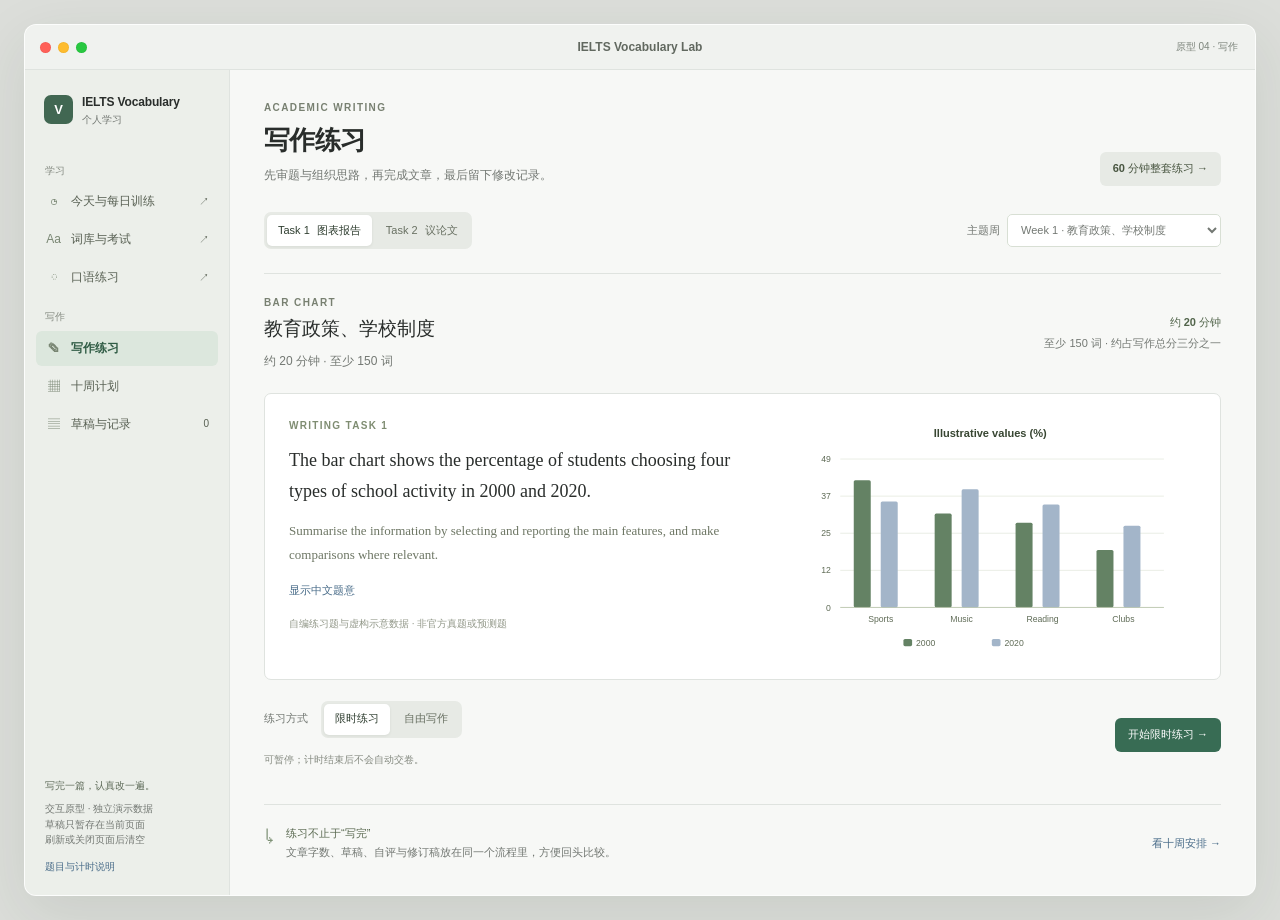
<file: docs/native-macos-writing-prototype.html>
<!doctype html>
<html lang="zh-CN">
<head>
<meta charset="utf-8">
<meta name="viewport" content="width=device-width, initial-scale=1">
<title>IELTS Vocabulary Lab · 写作原型</title>
<link rel="stylesheet" href="native-macos-speaking-prototype.css">
<link rel="stylesheet" href="native-macos-writing-prototype.css">
<script src="native-macos-writing-prototype.js" defer></script>
</head>
<body>
<div class="window">
<header class="titlebar"><span class="lights" aria-hidden="true"><i></i><i></i><i></i></span><span>IELTS Vocabulary Lab</span><span class="prototype-label">原型 04 · 写作</span></header>
<aside class="sidebar">
  <div class="brand"><span class="brand-mark">V</span><div><strong>IELTS Vocabulary</strong><small>个人学习</small></div></div>
  <div class="nav-label">学习</div>
  <nav aria-label="学习模块"><a href="native-macos-prototype.html"><span aria-hidden="true">◷</span>今天与每日训练<span class="external">↗</span></a><a href="native-macos-vocab-prototype.html"><span aria-hidden="true">Aa</span>词库与考试<span class="external">↗</span></a><a href="native-macos-speaking-prototype.html"><span aria-hidden="true">◌</span>口语练习<span class="external">↗</span></a></nav>
  <div class="nav-label">写作</div>
  <nav aria-label="写作导航"><button data-nav="practice" aria-current="page"><span aria-hidden="true">✎</span>写作练习</button><button data-nav="plan"><span aria-hidden="true">▦</span>十周计划</button><button data-nav="drafts"><span aria-hidden="true">▤</span>草稿与记录<span class="count" id="draftCount">0</span></button></nav>
  <div class="sidebar-foot"><strong>写完一篇，认真改一遍。</strong><p>交互原型 · 独立演示数据<br>草稿只暂存在当前页面<br>刷新或关闭页面后清空</p><button class="text-button" id="aboutButton">题目与计时说明</button></div>
</aside>
<main>
<section class="page active" id="practicePage" aria-labelledby="practiceTitle">
  <div class="page-heading"><div><p class="eyebrow">ACADEMIC WRITING</p><h1 id="practiceTitle">写作练习</h1><p class="subtitle">先审题与组织思路，再完成文章，最后留下修改记录。</p></div><button class="button secondary" id="startFull">60 分钟整套练习 →</button></div>
  <div class="top-tools"><div class="segmented" aria-label="写作任务"><button data-task="t1" aria-pressed="true">Task 1 <span>图表报告</span></button><button data-task="t2" aria-pressed="false">Task 2 <span>议论文</span></button></div><label class="week-label">主题周<select id="weekSelect" aria-label="选择主题周"></select></label></div>
  <div class="writing-overview"><div><span id="taskType" class="eyebrow">BAR CHART</span><h2 id="topicHeading"></h2><p id="taskSummary" class="body-copy"></p></div><div class="requirements"><strong id="timeRequirement">建议 20 分钟</strong><span id="wordRequirement">至少 150 词</span></div></div>
  <article class="prompt-preview"><div><p class="sheet-label" id="previewTaskLabel">WRITING TASK 1</p><h2 id="previewQuestion" lang="en"></h2><p id="previewInstruction" class="exam-instruction" lang="en"></p><button class="text-button" id="previewTranslationToggle" aria-expanded="false">显示中文题意</button><p id="previewTranslation" class="translation" hidden></p><p class="source-note">自编练习题与虚构示意数据 · 非官方真题或预测题</p></div><div id="previewVisual" class="preview-visual"></div></article>
  <div class="start-panel"><div><span class="field-label">练习方式</span><div class="segmented" aria-label="练习计时方式"><button data-mode="timed" aria-pressed="true">限时练习</button><button data-mode="free" aria-pressed="false">自由写作</button></div><p class="footnote" id="modeHelp">可暂停；计时结束后不会自动交卷。</p></div><button class="button primary" id="startWriting">开始写作 →</button></div>
  <div class="quiet-note"><span aria-hidden="true">↳</span><p><strong>练习不止于“写完”</strong><br>文章字数、草稿、自评与修订稿放在同一个流程里，方便回头比较。</p><button class="text-button" data-nav="plan">看十周安排 →</button></div>
</section>

<section class="page" id="planPage" aria-labelledby="planTitle">
  <div class="page-heading"><div><p class="eyebrow">TEN-WEEK WRITING PLAN</p><h1 id="planTitle">从单项练习到完整写作</h1><p class="subtitle">延续十周主题；用图表类型与议论文题型交叉练习。</p></div><button class="button secondary" data-nav="practice">返回练习</button></div>
  <div class="weekly-rhythm"><div><span>周一 / 周二</span><strong>读图与概述 → Task 1</strong><small>选重点，写比较，核对数据</small></div><div><span>周三 / 周四</span><strong>审题与提纲 → Task 2</strong><small>立场、理由和具体例证</small></div><div><span>周五</span><strong>回读与修改</strong><small>保留初稿，针对薄弱处修订</small></div><div><span>周末 / 第十周</span><strong>回顾与整套限时</strong><small>练时间分配，避免只练熟题</small></div></div>
  <div id="planList"></div><p class="footnote">原型每周各 1 道 Task 1 和 Task 2，共 20 道示例题。题库规模与更新策略后续确定，当前不扩充大量题目。</p>
</section>

<section class="page" id="draftsPage" aria-labelledby="draftsTitle">
  <div class="page-heading"><div><p class="eyebrow">DRAFTS & REVISIONS</p><h1 id="draftsTitle">草稿与练习记录</h1><p class="subtitle">在当前页面继续写、回看初稿或比较修改。演示记录刷新即清空。</p></div><button class="button secondary" data-nav="practice">新建练习</button></div>
  <div id="draftList"></div>
</section>

<section class="page" id="editorPage" aria-labelledby="editorHeading">
  <div class="editor-heading"><div><button class="text-button" id="backFromEditor">← 保存并返回</button><h1 id="editorHeading">Week 1 · 写作</h1></div><div class="editor-heading-actions"><span class="session-save" id="saveState" role="status">当前页面已暂存</span><button class="button secondary" id="saveDraft">保存草稿</button><button class="button primary" id="finishWriting">完成，检查文章 →</button></div></div>
  <div class="writing-session-bar"><div class="segmented" id="sessionTasks" aria-label="整套练习任务"><button data-editor-task="t1" aria-pressed="true">Task 1</button><button data-editor-task="t2" aria-pressed="false">Task 2</button></div><span id="sessionModeLabel" class="session-mode-label"></span><div class="clock-area"><span id="clockLabel">剩余</span><span id="writingClock" role="timer" aria-label="写作时间">20:00</span><button class="text-button" id="pauseTimer">暂停</button></div><button class="text-button" id="focusToggle" aria-pressed="false">专注写作</button></div>
  <p id="timerNotice" class="timer-notice" role="status" hidden></p>
  <div class="writing-layout" id="writingLayout"><div class="writing-prompt" id="writingPrompt"><div class="prompt-heading"><span class="sheet-label" id="sessionTaskLabel">WRITING TASK 1</span><span id="sessionMinWords"></span></div><h2 id="sessionQuestion" lang="en"></h2><p id="sessionInstruction" class="exam-instruction" lang="en"></p><div id="sessionVisual"></div><div class="visual-tools" id="visualTools"><button class="text-button" id="expandVisual">放大图表 ↗</button><button class="text-button" id="dataToggle" aria-expanded="false">查看数据表</button></div><div id="dataTable" hidden></div><button class="text-button" id="sessionTranslationToggle" aria-expanded="false">显示中文题意</button><p id="sessionTranslation" class="translation" hidden></p><p class="source-note">自编练习题 / 示意数据，不代表真实调查结果</p><details class="notes-details"><summary>审题便笺与提纲</summary><label class="sr-only" for="outlineNotes">审题便笺与提纲</label><textarea id="outlineNotes" placeholder="Task 1：总体特征、关键比较、单位…&#10;Task 2：立场、理由、例证…"></textarea><p class="footnote">训练辅助；不计入文章字数。</p></details><details><summary>检查思路提示</summary><ul id="writingHints" class="hint-list"></ul><p class="footnote">仅提示检查方向，不提供整篇范文。</p></details></div>
  <div class="writing-paper"><div class="paper-toolbar"><label for="essayInput">正文</label><div><button class="text-button font-button" id="smallerText" aria-label="减小正文字号">A−</button><button class="text-button font-button" id="largerText" aria-label="增大正文字号">A+</button></div></div><div class="paused-cover" id="pausedCover" hidden><span>计时已暂停，继续后编辑。</span><button class="button secondary" id="resumeFromCover">继续写作</button></div><textarea id="essayInput" lang="en" spellcheck="false" autocomplete="off" placeholder="Start writing here…"></textarea><div class="paper-footer"><span><strong id="wordCount">0</strong> 词 <span id="wordCountHint">/ 至少 150 词</span></span><span id="paragraphCount">0 段</span></div><p class="word-count-note">原型按英文单词估算字数；提纲和中文不计入。</p></div></div>
</section>

<section class="page" id="reviewPage" aria-labelledby="reviewTitle">
  <div class="page-heading"><div><p class="eyebrow">READ · REVISE · REFLECT</p><h1 id="reviewTitle">回读文章，改得更清楚</h1><p class="subtitle" id="reviewSubtitle"></p></div><button class="button secondary" id="returnToWriting">返回编辑</button></div>
  <div class="review-task-bar"><div class="segmented" id="reviewTasks" aria-label="选择要检查的文章"><button data-review-task="t1" aria-pressed="true">Task 1</button><button data-review-task="t2" aria-pressed="false">Task 2</button></div><span id="reviewTiming"></span><button class="text-button" id="compareToggle" aria-pressed="false">前后对照</button></div>
  <details class="review-prompt-details"><summary>查看原题与图表</summary><h2 id="reviewPrompt" lang="en"></h2><div id="reviewVisual"></div></details>
  <div class="writing-review-grid"><div><div class="version-toolbar"><label for="versionSelect">对照稿<select id="versionSelect" aria-label="选择对照稿"></select></label><span id="revisionState" role="status"></span><button class="text-button" id="saveRevision">保存为新修订稿</button></div><div class="revision-layout" id="revisionLayout"><article id="baselinePane" class="baseline-pane" hidden><div class="revision-label"><strong id="baselineLabel">初稿 · v1</strong><span id="baselineCount"></span></div><p id="baselineText" class="baseline-text" lang="en"></p></article><div class="revision-pane"><div class="revision-label"><label for="revisionInput">当前修改稿</label><span id="revisionWordCount"></span></div><textarea id="revisionInput" lang="en" spellcheck="false" placeholder="回读你的文章，在这里修改…"></textarea></div></div><p class="footnote">初稿和已保存版本不会被覆盖；未归档修改仅暂存在当前页面。</p><div class="revision-note"><label for="improvementNote">这次修改最想解决什么？</label><textarea id="improvementNote" placeholder="例如：概述里只保留总体趋势，把细节数据放进主体段。"></textarea></div></div>
  <aside class="assessment"><h2 id="assessmentTitle">四维自评</h2><p class="body-copy">用于反思，不自动评分，不折算雅思分数。</p><div id="assessmentList"></div><p class="footnote">可以暂不评价。先把一个薄弱点改好即可。</p></aside></div>
  <div class="review-footer"><span id="reviewSaveHint">自评、文章和修订版本仅在当前原型内保存</span><button class="button primary" id="completeReview">保存自评，查看记录 →</button></div>
</section>
</main>
</div>
<div id="toast" class="toast" role="status"></div>
<dialog id="chartDialog" class="chart-dialog"><div class="dialog-head"><h2>Task 1 图表</h2><button class="text-button" data-close="chartDialog">关闭</button></div><div id="largeVisual"></div><p class="footnote">自编练习示意图；数值均为虚构。</p></dialog>
<dialog id="leaveWritingDialog"><h2>暂存并离开写作？</h2><p>当前计时会暂停，正文和提纲会保留在本页面；刷新后会清空。</p><div class="dialog-actions"><button class="button secondary" id="leaveWritingContinue">继续写作</button><button class="button primary" id="leaveWritingSave">保存草稿并离开</button></div></dialog>
<dialog id="aboutDialog"><div class="dialog-head"><h2>写作原型说明</h2><button class="text-button" data-close="aboutDialog">关闭</button></div><p>当前展示 Academic Writing：Task 1 图表报告与 Task 2 议论文。Task 1 至少 150 词，建议约 20 分钟；Task 2 至少 250 词，建议约 40 分钟；写作总计 60 分钟，Task 2 权重更高。</p><p>限时模式与整套模式均为可暂停的学习训练。计时结束只提醒，不自动交卷；这不是严格考场模拟。自由写作显示累计用时。</p><p>题目为自编示例，图表和数值均为虚构。不提供官方真题、分数预测或自动语法批改。英文单词计数为原型估算，不代表官方计数规则。</p><p>草稿与修订仅暂存在当前页面内存；刷新或关闭会清空。正式原生 App 将在统一开发时接入本地 SQLite，当前原型不会修改现有学习数据库或安装的 App。</p><div class="sources"><a href="https://ielts.org/take-a-test/test-types/ielts-academic-test/ielts-academic-format-writing" target="_blank" rel="noreferrer">IELTS 官方 · 写作结构与要求 ↗</a></div></dialog>
</body>
</html>
</file>
<file: styles.css>
:root {
  --ink: #1f2933;
  --muted: #6d7782;
  --paper: #f7f8f5;
  --surface: #ffffff;
  --line: #e3e7e3;
  --navy: #213a50;
  --navy-soft: #eaf0f4;
  --coral: #e87864;
  --coral-soft: #fff0eb;
  --green: #287968;
  --green-soft: #e9f4ef;
  --gold: #bd812c;
  --gold-soft: #fff6e3;
  --star: #f0b84b;
  --star-muted: #d9e1dc;
  --shadow: 0 18px 55px rgba(33, 58, 80, 0.08);
  font-family: Inter, ui-sans-serif, -apple-system, BlinkMacSystemFont, "Segoe UI", "PingFang SC", "Microsoft YaHei", sans-serif;
  color: var(--ink);
  background: var(--paper);
}

* { box-sizing: border-box; }
body { margin: 0; min-width: 320px; background: radial-gradient(circle at 15% 0%, #fffaf4 0, var(--paper) 38rem); }
button, select, input { font: inherit; }
button { cursor: pointer; }

.site-header { width: min(1180px, calc(100% - 40px)); margin: 0 auto; padding: 28px 0 24px; display: flex; align-items: center; gap: 14px; }
.brand-mark { width: 42px; height: 42px; display: grid; place-items: center; border-radius: 13px; background: var(--navy); color: #fff; font-size: 13px; font-weight: 800; letter-spacing: .08em; box-shadow: 5px 5px 0 #dbe4e5; }
.site-header h1 { margin: 2px 0 0; font-size: 18px; letter-spacing: -.02em; }
.eyebrow { margin: 0; color: var(--muted); font-size: 10px; font-weight: 800; letter-spacing: .16em; text-transform: uppercase; }
.eyebrow.accent { color: var(--coral); }
.header-stat { margin-left: auto; padding: 8px 12px; border: 1px solid var(--line); border-radius: 999px; color: var(--muted); font-size: 12px; background: rgba(255,255,255,.65); }

.app-shell { width: min(1180px, calc(100% - 40px)); margin: 0 auto 60px; }
.view { display: none; animation: rise .3s ease both; }
.view.active { display: block; }
@keyframes rise { from { opacity: 0; transform: translateY(8px); } to { opacity: 1; transform: translateY(0); } }
h2 { margin: 10px 0 12px; color: var(--navy); font-size: clamp(30px, 4vw, 49px); line-height: 1.12; letter-spacing: -.045em; max-width: 720px; }
.lead { margin: 0; max-width: 680px; color: var(--muted); line-height: 1.75; font-size: 15px; }

.setup-layout { display: grid; grid-template-columns: minmax(0, 1.05fr) minmax(300px, .95fr); gap: 20px; }
.home-primary-grid { display: grid; grid-template-columns: repeat(2, minmax(0, 1fr)); gap: 20px; align-items: start; }
.home-primary-module { min-height: 0; }
.home-right-column { display: grid; align-content: start; gap: 20px; min-width: 0; }
.study-primary-module { display: flex; flex-direction: column; justify-content: flex-start; gap: 30px; min-height: 0; padding: 26px; border-color: #d8e4e6; background: #f9fcfb; }
.study-primary-module h3 { margin: 7px 0 7px; color: var(--navy); font-size: clamp(24px, 3vw, 34px); letter-spacing: -.03em; }
.home-module-lead { max-width: 470px; margin: 0; color: var(--muted); font-size: 13px; line-height: 1.7; }
.study-primary-actions { display: grid; gap: 11px; margin-top: 2px; }
.study-primary-action { display: flex; align-items: center; justify-content: space-between; gap: 18px; width: 100%; padding: 15px 17px; text-align: left; }
.study-primary-action span { float: none; }
.study-action-copy { display: grid; gap: 4px; }
.study-action-copy strong { color: var(--navy); font-size: 13px; }
.study-action-copy small { color: var(--muted); font-size: 11px; font-weight: 500; }
.study-primary-action > span:last-child { flex: none; color: var(--navy); font-size: 20px; }
.setup-tip { margin: 12px 2px 0; color: var(--muted); font-size: 11px; line-height: 1.6; }
.home-utility-grid { display: grid; grid-template-columns: minmax(0, 1fr); gap: 14px; min-width: 0; margin-top: 0; }
.home-utility-grid > * { margin-top: 0; }
.home-utility-grid .stats-teaser, .home-utility-grid .practice-teaser { width: 100%; min-width: 0; }
.panel { border: 1px solid var(--line); border-radius: 20px; background: rgba(255,255,255,.88); box-shadow: var(--shadow); }
.setup-panel, .how-panel { padding: 26px; }
.panel-heading { display: flex; align-items: flex-start; justify-content: space-between; gap: 18px; margin-bottom: 22px; }
.panel-heading h3 { margin: 6px 0 0; color: var(--navy); font-size: 20px; letter-spacing: -.025em; }
.pill { flex: none; padding: 6px 10px; border-radius: 999px; background: var(--green-soft); color: var(--green); font-size: 11px; font-weight: 800; }
.field-row { display: grid; gap: 12px; }
.field-row.two-col { grid-template-columns: 1fr 1fr; }
.field-label, label > span, legend { display: block; margin-bottom: 7px; color: var(--muted); font-size: 12px; font-weight: 700; }
.field-label { margin-top: 16px; }
select, .text-input { width: 100%; border: 1px solid #d7dfde; border-radius: 11px; outline: none; color: var(--ink); background: #fbfcfa; padding: 12px 13px; transition: border-color .2s, box-shadow .2s; }
select:focus, .text-input:focus { border-color: var(--navy); box-shadow: 0 0 0 3px var(--navy-soft); }
.type-fieldset { margin: 21px 0 22px; padding: 0; border: 0; }
.type-fieldset legend { margin-bottom: 10px; }
.check-card { position: relative; display: flex; align-items: center; gap: 11px; padding: 11px 12px; margin: 7px 0; border: 1px solid var(--line); border-radius: 12px; background: #fcfdfa; transition: .2s; }
.check-card:has(input:checked) { border-color: #b9cfcb; background: var(--green-soft); }
.check-card input { accent-color: var(--green); width: 16px; height: 16px; }
.check-copy { display: grid; gap: 3px; flex: 1; }
.check-copy strong { color: var(--ink); font-size: 13px; }
.check-copy small { color: var(--muted); font-size: 11px; }
.type-code { color: var(--muted); font-size: 11px; font-weight: 800; }
.primary-button, .secondary-button, .text-button { border: 0; border-radius: 11px; padding: 12px 17px; font-weight: 800; transition: transform .15s, box-shadow .15s, background .15s; }
.primary-button { width: 100%; color: #fff; background: var(--navy); box-shadow: 0 7px 0 #172c3d; }
.primary-button:hover, .secondary-button:hover { transform: translateY(-2px); }
.primary-button:active { transform: translateY(2px); box-shadow: 0 3px 0 #172c3d; }
.primary-button span, .secondary-button span { float: right; font-size: 17px; }
.secondary-button { color: var(--navy); background: var(--navy-soft); }
.form-hint { min-height: 17px; margin: 13px 0 0; color: var(--coral); font-size: 12px; }
.method-list { display: grid; gap: 17px; }
.method-item { display: grid; grid-template-columns: 30px 1fr; gap: 12px; align-items: start; }
.method-dot { width: 30px; height: 30px; display: grid; place-items: center; border-radius: 10px; color: #fff; font-size: 11px; font-weight: 800; }
.method-dot.coral { background: var(--coral); }.method-dot.blue { background: #4e7ca2; }.method-dot.gold { background: var(--gold); }.method-dot.green { background: var(--green); }
.method-item strong { display: block; margin: 3px 0 4px; color: var(--navy); font-size: 13px; }
.method-item p { margin: 0; color: var(--muted); font-size: 12px; line-height: 1.55; }
.mini-note { display: grid; gap: 5px; margin-top: 25px; padding-top: 18px; border-top: 1px dashed var(--line); color: var(--muted); font-size: 12px; line-height: 1.6; }
.mini-note strong { color: var(--coral); font-size: 11px; letter-spacing: .08em; text-transform: uppercase; }
.history-strip { display: flex; justify-content: space-between; gap: 25px; align-items: center; margin-top: 20px; padding: 17px 23px; }
.history-strip strong { display: block; margin-top: 5px; color: var(--navy); font-size: 14px; }
.history-metrics { display: flex; gap: 28px; }
.history-metrics span { display: grid; gap: 2px; text-align: right; }.history-metrics b { color: var(--navy); font-size: 19px; }.history-metrics small { color: var(--muted); font-size: 10px; }
.practice-teaser { display: flex; align-items: center; justify-content: space-between; gap: 24px; margin-top: 20px; padding: 20px 23px; }
.practice-teaser h3 { margin: 6px 0 5px; color: var(--navy); font-size: 18px; }.practice-teaser p:not(.eyebrow) { margin: 0; max-width: 690px; color: var(--muted); font-size: 12px; line-height: 1.6; }.practice-teaser .secondary-button { flex: none; }.practice-teaser .secondary-button span { float: right; margin-left: 22px; font-size: 16px; }

.exam-topbar { display: grid; grid-template-columns: 150px 1fr 120px; gap: 24px; align-items: center; margin: 20px 0 22px; }
.text-button { padding: 9px 0; color: var(--muted); background: transparent; text-align: left; font-size: 12px; }.text-button:hover { color: var(--navy); }
.progress-meta { display: flex; justify-content: space-between; margin-bottom: 8px; color: var(--muted); font-size: 11px; font-weight: 700; }.progress-track { height: 7px; overflow: hidden; border-radius: 999px; background: #e7edec; }.progress-bar { width: 0%; height: 100%; border-radius: inherit; background: var(--coral); transition: width .3s ease; }
.exam-score { text-align: right; }.exam-score span { display: block; color: var(--muted); font-size: 10px; }.exam-score strong { display: block; margin-top: 2px; color: var(--navy); font-size: 22px; }
.exam-layout { display: block; }
.question-card { width: min(100%, 920px); min-height: 510px; margin: 0 auto; padding: 32px; }.question-meta { display: flex; align-items: center; justify-content: space-between; gap: 15px; margin-bottom: 35px; color: var(--muted); font-size: 11px; }.question-type { padding: 7px 10px; border-radius: 999px; background: var(--coral-soft); color: var(--coral); font-weight: 800; }
.question-heading { margin: 0 0 12px; color: var(--navy); font-size: 15px; font-weight: 700; }.question-term { margin: 0; color: var(--navy); font-size: clamp(29px, 4vw, 46px); line-height: 1.1; letter-spacing: -.045em; }.question-ipa { margin: 10px 0 0; color: var(--coral); font-family: Georgia, serif; font-size: 17px; }.question-meaning { max-width: 680px; margin: 15px 0 0; color: var(--muted); line-height: 1.7; }.sentence-prompt { margin: 25px 0; padding: 18px 20px; border-radius: 13px; background: #f5f7f4; color: var(--navy); font-family: Georgia, "Times New Roman", serif; font-size: 20px; line-height: 1.6; }.sentence-prompt em { color: var(--coral); font-family: inherit; font-style: normal; font-weight: 700; }
.pronunciation-controls { display: flex; align-items: center; flex-wrap: wrap; gap: 7px; margin: 12px 0 4px; }.pronunciation-button { border: 1px solid #d7dfde; border-radius: 9px; padding: 7px 10px; color: var(--navy); background: #fbfcfa; font-size: 11px; font-weight: 800; transition: border-color .15s, background .15s, transform .15s; }.pronunciation-button:hover { border-color: var(--navy); background: var(--navy-soft); transform: translateY(-1px); }.pronunciation-button:focus-visible { outline: 3px solid rgba(33, 58, 80, .2); outline-offset: 2px; }.pronunciation-button[data-speaking="true"] { border-color: var(--coral); color: var(--coral); background: var(--coral-soft); }.pronunciation-button span { margin-right: 2px; }.pronunciation-button small { margin-left: 2px; color: var(--muted); font-size: 9px; letter-spacing: .04em; }.pronunciation-status { min-height: 16px; color: var(--muted); font-size: 10px; }
.options-grid { display: grid; gap: 10px; margin-top: 25px; }.option-button { position: relative; width: 100%; padding: 13px 15px 13px 43px; border: 1px solid var(--line); border-radius: 12px; background: #fff; color: var(--ink); text-align: left; line-height: 1.45; transition: .15s; }.option-button:hover, .option-button.selected { border-color: var(--navy); background: var(--navy-soft); }.option-letter { position: absolute; left: 14px; color: var(--coral); font-weight: 800; }
.answer-area { margin-top: 24px; }.answer-label { display: block; margin-bottom: 7px; color: var(--muted); font-size: 11px; font-weight: 800; }.text-input { font-size: 16px; }.text-input::placeholder { color: #a9b2b0; }
.feedback { min-height: 20px; margin-top: 20px; }.feedback-box { padding: 17px; border-radius: 13px; border-left: 4px solid var(--green); background: var(--green-soft); }.feedback-box.wrong { border-left-color: var(--coral); background: var(--coral-soft); }.feedback-title { margin-bottom: 6px; color: var(--navy); font-size: 13px; font-weight: 800; }.feedback p { margin: 5px 0; color: var(--muted); font-size: 12px; line-height: 1.65; }.feedback strong { color: var(--navy); }.feedback code { color: var(--coral); font-family: inherit; font-weight: 800; }
.question-actions { display: flex; justify-content: flex-end; gap: 10px; margin-top: 25px; }.question-actions .primary-button { width: auto; min-width: 155px; }.question-actions .secondary-button { min-width: 130px; }.hidden { display: none !important; }

.result-hero { position: relative; padding: 45px 0 30px; }.result-hero h2 { margin-bottom: 9px; }.score-ring { position: absolute; top: 35px; right: 7%; width: 142px; height: 142px; display: grid; place-items: center; border: 10px solid #dcebe5; border-top-color: var(--coral); border-radius: 50%; transform: rotate(24deg); }.score-ring > div { text-align: center; transform: rotate(-24deg); }.score-ring strong { display: block; color: var(--navy); font-size: 29px; }.score-ring span { color: var(--muted); font-size: 11px; }.result-grid { display: grid; grid-template-columns: 1fr 1fr; gap: 20px; }.result-panel { min-height: 250px; padding: 24px; }.breakdown-list { display: grid; gap: 14px; }.breakdown-row { display: grid; grid-template-columns: 100px 1fr 55px; gap: 12px; align-items: center; }.breakdown-row span { color: var(--muted); font-size: 11px; }.breakdown-track { height: 8px; overflow: hidden; border-radius: 999px; background: #edf0ee; }.breakdown-fill { height: 100%; border-radius: inherit; background: var(--green); }.breakdown-row b { color: var(--navy); font-size: 12px; text-align: right; }.wrong-list { display: grid; gap: 9px; max-height: 270px; overflow: auto; }.wrong-word { display: grid; grid-template-columns: 1fr auto; gap: 12px; padding: 11px 12px; border-radius: 11px; background: #fbf7f3; }.wrong-word strong { color: var(--navy); font-size: 13px; }.wrong-word span { display: block; margin-top: 3px; color: var(--muted); font-size: 11px; }.wrong-word code { align-self: center; color: var(--coral); font-family: inherit; font-size: 11px; }.empty-state { color: var(--green); font-size: 13px; line-height: 1.6; }.result-actions { display: flex; justify-content: flex-end; gap: 10px; margin-top: 20px; }.result-actions .primary-button { width: auto; }.result-actions .secondary-button { min-width: 155px; }
.review-summary { display: flex; gap: 16px; align-items: center; margin-top: 20px; padding: 15px 18px; color: var(--muted); font-size: 12px; line-height: 1.6; }.review-summary strong { color: var(--navy); }
.practice-topbar { display: grid; grid-template-columns: 180px 1fr auto; align-items: center; gap: 20px; padding: 25px 0 22px; }.practice-topbar h2 { margin: 5px 0 0; font-size: clamp(30px, 4vw, 45px); }.practice-layout { display: grid; grid-template-columns: minmax(0, 1.35fr) minmax(280px, .65fr); gap: 20px; }.practice-editor, .practice-history-panel { padding: 25px; }.practice-tabs { display: flex; gap: 6px; padding-bottom: 18px; border-bottom: 1px solid var(--line); }.practice-tab { border: 0; border-radius: 9px; padding: 9px 13px; color: var(--muted); background: transparent; font-size: 12px; font-weight: 800; }.practice-tab.active { color: var(--navy); background: var(--navy-soft); }.practice-prompt-meta { display: flex; align-items: center; justify-content: space-between; gap: 10px; margin: 23px 0 14px; color: var(--muted); font-size: 11px; }.practice-editor h3 { margin: 0; color: var(--navy); font-size: clamp(21px, 3vw, 28px); line-height: 1.35; letter-spacing: -.025em; }.practice-prompt-body { margin: 10px 0 18px; color: var(--muted); font-size: 13px; line-height: 1.65; }.practice-hints { display: flex; flex-wrap: wrap; gap: 7px; margin-bottom: 20px; }.practice-hints span { padding: 5px 8px; border-radius: 999px; color: var(--green); background: var(--green-soft); font-size: 10px; font-weight: 700; }.practice-textarea { width: 100%; min-height: 230px; resize: vertical; border: 1px solid #d7dfde; border-radius: 11px; outline: none; padding: 13px; color: var(--ink); background: #fbfcfa; line-height: 1.7; }.practice-textarea:focus { border-color: var(--navy); box-shadow: 0 0 0 3px var(--navy-soft); }.practice-toolbar { display: flex; align-items: center; justify-content: space-between; margin-top: 9px; color: var(--muted); font-size: 11px; }.practice-toolbar label { display: flex; align-items: center; gap: 7px; margin: 0; }.practice-toolbar select { width: auto; padding: 8px 10px; font-size: 11px; }.practice-history { display: grid; gap: 10px; max-height: 530px; overflow: auto; }.practice-history-item { padding: 12px; border-radius: 11px; background: #f8faf7; }.practice-history-item strong { display: block; color: var(--navy); font-size: 12px; }.practice-history-item p { display: -webkit-box; -webkit-line-clamp: 2; -webkit-box-orient: vertical; overflow: hidden; margin: 6px 0; color: var(--muted); font-size: 11px; line-height: 1.5; }.practice-history-item small { color: var(--green); font-size: 10px; }
.site-footer { padding: 20px; color: #99a29f; text-align: center; font-size: 11px; }

/* Separate output practice pages */
.practice-entry-actions { display: flex; flex: none; gap: 9px; }
.practice-entry-actions .secondary-button { white-space: nowrap; }
.study-entry-actions { display: flex; flex: none; gap: 9px; }
.study-entry-actions .secondary-button { white-space: nowrap; }
.practice-controls { display: grid; grid-template-columns: repeat(2, minmax(0, 1fr)); gap: 11px; margin-bottom: 18px; padding-bottom: 17px; border-bottom: 1px solid var(--line); }
.practice-controls label { display: block; }
.practice-controls label > span { display: block; margin-bottom: 6px; color: var(--muted); font-size: 11px; font-weight: 800; }
.practice-controls select { width: 100%; }
.practice-side-column { display: grid; align-content: start; gap: 15px; }
.practice-guide { padding: 25px; border-color: #d8e4e6; background: #f9fcfb; }
.practice-guide h3 { margin: 7px 0 10px; color: var(--navy); font-size: 18px; }
.practice-guide p, .practice-guide li { color: var(--muted); font-size: 12px; line-height: 1.7; }
.practice-guide p { margin: 0; }
.practice-guide ol { margin: 12px 0 0; padding-left: 19px; }
.practice-prompt-meta { margin-top: 2px; }
.training-layout { display: block; }
.training-card { width: min(100%, 920px); margin: 0 auto; padding: 25px; }
.training-controls { display: grid; grid-template-columns: 1fr 1fr auto; align-items: end; gap: 11px; padding-bottom: 18px; border-bottom: 1px solid var(--line); }
.training-controls label > span { display: block; margin-bottom: 6px; color: var(--muted); font-size: 11px; font-weight: 800; }
.training-controls select { width: 100%; }
.training-progress { margin: 22px 0 15px; color: var(--muted); font-size: 11px; }
.training-prompt h3 { margin: 9px 0 5px; color: var(--navy); font-size: clamp(27px, 4vw, 40px); }
.training-prompt .training-meaning { color: var(--ink); font-size: 17px; font-weight: 800; }
.training-prompt .training-meta { margin-top: 8px; color: var(--muted); font-size: 12px; }
.training-example { margin-top: 19px; padding: 14px 16px; border-radius: 11px; background: #f5f7f4; }
.training-example small { color: var(--muted); font-size: 10px; font-weight: 800; letter-spacing: .08em; text-transform: uppercase; }
.training-example p { margin: 5px 0 0; color: var(--ink); font-family: Georgia, "Times New Roman", serif; font-size: 14px; line-height: 1.65; }
.training-example .training-example-zh { color: var(--muted); font-family: inherit; font-size: 11px; }
.training-answer { margin-top: 21px; }
.training-summary { margin: 12px 0 0; color: var(--green); font-size: 11px; line-height: 1.5; }

@media (max-width: 820px) {
  .setup-layout, .home-primary-grid, .home-utility-grid, .result-grid, .practice-layout { grid-template-columns: 1fr; }
  .score-ring { position: relative; top: auto; right: auto; margin: 25px 0 0; }.result-hero { padding-bottom: 10px; }
  .exam-topbar { grid-template-columns: 1fr auto; }.exam-topbar .progress-wrap { grid-column: 1 / -1; grid-row: 1; }.exam-topbar .text-button { grid-row: 2; }.exam-score { grid-row: 2; }.question-card { padding: 24px; }
  .practice-topbar { grid-template-columns: 1fr auto; }.practice-topbar .text-button { grid-column: 1 / -1; grid-row: 1; }.practice-topbar > div { grid-row: 2; }.practice-topbar > .pill { grid-row: 2; }
}
@media (max-width: 540px) {
  .site-header, .app-shell { width: min(100% - 26px, 1180px); }.site-header { padding-top: 18px; }.header-stat { display: none; } h2 { font-size: 32px; }.setup-panel, .how-panel, .study-primary-module { padding: 20px; }.field-row.two-col { grid-template-columns: 1fr; }.history-strip { display: block; }.history-metrics { justify-content: space-between; flex-wrap: wrap; margin-top: 18px; }.history-metrics span { text-align: left; }.practice-teaser, .study-teaser { display: block; }.practice-teaser .secondary-button, .study-teaser .secondary-button { width: 100%; margin-top: 15px; }.study-primary-module { display: flex; }.study-primary-action { min-height: 64px; }.question-meta { align-items: flex-start; flex-direction: column; margin-bottom: 25px; }.question-term { font-size: 34px; }.sentence-prompt { font-size: 17px; }.question-actions, .result-actions { flex-direction: column-reverse; }.question-actions button, .question-actions .primary-button, .question-actions .secondary-button, .result-actions button { width: 100%; }.breakdown-row { grid-template-columns: 88px 1fr 48px; }.practice-topbar, .study-topbar { gap: 13px; }.practice-topbar h2, .study-topbar h2 { font-size: 32px; }.practice-editor, .practice-history-panel { padding: 20px; }.study-controls, .study-card { padding: 20px; }.study-selects, .study-detail-grid { grid-template-columns: 1fr; }.study-summary { display: block; }.study-summary span { display: block; margin-top: 5px; }.study-card-head { flex-direction: column; gap: 10px; }.study-card-actions { align-items: stretch; flex-wrap: wrap; }.study-card-actions label { width: 100%; margin-bottom: 2px; }.study-action-button { flex: 1; }
}

@media (max-width: 540px) {
  .practice-entry-actions { display: grid; grid-template-columns: 1fr 1fr; gap: 8px; }
  .practice-entry-actions .secondary-button { margin-top: 15px; }
  .study-entry-actions { display: grid; grid-template-columns: 1fr 1fr; gap: 8px; }
  .study-entry-actions .secondary-button { margin-top: 15px; }
  .practice-guide, .practice-editor, .practice-history-panel { padding: 20px; }
  .practice-controls { grid-template-columns: 1fr; }
  .training-card { padding: 20px; }
  .training-controls { grid-template-columns: 1fr; align-items: stretch; }
}

.study-teaser { display: flex; align-items: center; justify-content: space-between; gap: 24px; margin-top: 12px; padding: 20px 23px; border-color: #d8e4e6; background: #f9fcfb; }
.study-teaser h3 { margin: 6px 0 5px; color: var(--navy); font-size: 18px; }.study-teaser p:not(.eyebrow) { margin: 0; max-width: 690px; color: var(--muted); font-size: 12px; line-height: 1.6; }.study-teaser .secondary-button { flex: none; }.study-teaser .secondary-button span { float: right; margin-left: 22px; font-size: 16px; }
.study-topbar { display: grid; grid-template-columns: 180px 1fr auto; align-items: center; gap: 20px; padding: 25px 0 22px; }.study-topbar h2 { margin: 5px 0 0; font-size: clamp(30px, 4vw, 45px); }
.study-controls { display: grid; gap: 19px; padding: 22px 25px; }.study-selects { display: grid; grid-template-columns: repeat(3, minmax(0, 1fr)); gap: 12px; }.study-selects label { display: block; }.study-selects label > span { display: block; margin-bottom: 7px; color: var(--muted); font-size: 12px; font-weight: 700; }.study-summary { display: flex; justify-content: space-between; gap: 18px; align-items: center; padding-top: 16px; border-top: 1px dashed var(--line); color: var(--muted); font-size: 12px; }.study-summary strong { color: var(--navy); font-size: 13px; }
.study-words { display: grid; gap: 15px; margin-top: 18px; }.study-card { padding: 22px 25px; }.study-card-head { display: flex; justify-content: space-between; align-items: flex-start; gap: 18px; }.study-day-label { color: var(--muted); font-size: 10px; font-weight: 800; letter-spacing: .08em; text-transform: uppercase; }.study-card h3 { margin: 7px 0 3px; color: var(--navy); font-size: clamp(24px, 3vw, 32px); letter-spacing: -.035em; }.study-pronunciation { margin: 0; color: var(--coral); font-family: Georgia, serif; font-size: 15px; }.study-pronunciation span { color: var(--muted); font-family: inherit; }.study-status { flex: none; padding: 6px 9px; border-radius: 999px; font-size: 10px; font-weight: 800; }.study-status.new { color: var(--muted); background: #eef1ef; }.study-status.due { color: var(--coral); background: var(--coral-soft); }.study-status.needs { color: var(--gold); background: var(--gold-soft); }.study-status.mastered { color: var(--green); background: var(--green-soft); }
.example-attribution, .feedback .example-attribution, .study-example .example-attribution, .study-dictation-clue .example-attribution, .training-example .example-attribution { margin: 6px 0 0 !important; color: var(--muted) !important; font-family: inherit !important; font-size: 10px !important; line-height: 1.5 !important; }.example-attribution a { color: inherit; text-decoration: underline; text-underline-offset: 2px; }
.study-exam-tags { display: block; margin-top: 3px; color: var(--green); font-size: 10px; font-weight: 800; }
.study-mode-button { border: 1px solid #d7dfde; border-radius: 9px; padding: 9px 11px; color: var(--navy); background: #fff; font-size: 11px; font-weight: 800; }.study-mode-button:hover { border-color: var(--navy); background: var(--navy-soft); }.study-hidden-answer { color: var(--muted) !important; }.study-dictation-label { margin: 7px 0 0; color: var(--coral); font-size: 11px; font-weight: 800; }.study-card-typing:not(.study-card-revealed) .study-detail-grid, .study-card-typing:not(.study-card-revealed) .study-example, .study-card-typing:not(.study-card-revealed) .study-note { display: none; }.study-dictation-panel { margin-top: 18px; padding: 16px; border-radius: 11px; background: #f8faf7; }.study-dictation-clue small { color: var(--muted); font-size: 10px; font-weight: 800; letter-spacing: .08em; text-transform: uppercase; }.study-dictation-clue p { margin: 6px 0 0; color: var(--ink); font-family: Georgia, "Times New Roman", serif; font-size: 14px; line-height: 1.65; }.study-dictation-clue .study-example-zh { color: var(--muted); font-family: inherit; font-size: 11px; }.study-dictation-panel > .answer-label { margin-top: 15px; }.study-dictation-row { display: flex; gap: 8px; }.study-dictation-row .text-input { flex: 1; }.study-dictation-row .study-action-button { flex: none; }.study-dictation-feedback { margin: 9px 0 0; color: var(--coral); font-size: 12px; font-weight: 800; }.study-dictation-feedback.is-correct { color: var(--green); }
.study-card-actions { flex-wrap: wrap; }
@media (max-width: 820px) {
  .study-topbar { grid-template-columns: 1fr auto; }.study-topbar .text-button { grid-column: 1 / -1; grid-row: 1; }.study-topbar > div { grid-row: 2; }.study-topbar > .pill { grid-row: 2; }
}
@media (max-width: 540px) {
  .study-teaser { display: block; }.study-teaser .secondary-button { width: 100%; margin-top: 15px; }.study-topbar { gap: 13px; }.study-topbar h2 { font-size: 32px; }.study-controls, .study-card { padding: 20px; }.study-selects, .study-detail-grid { grid-template-columns: 1fr; }.study-summary { display: block; }.study-summary span { display: block; margin-top: 5px; }.study-card-head { flex-direction: column; gap: 10px; }.study-card-actions { align-items: stretch; flex-wrap: wrap; }.study-card-actions label { width: 100%; margin-bottom: 2px; }.study-action-button { flex: 1; }
}

/* Learning analytics */
.stats-teaser { display: flex; align-items: center; justify-content: space-between; gap: 24px; margin-top: 12px; padding: 20px 23px; border-color: #e5ded2; background: #fffdf8; }
.stats-teaser h3 { margin: 6px 0 5px; color: var(--navy); font-size: 18px; }
.stats-teaser p:not(.eyebrow) { margin: 0; max-width: 690px; color: var(--muted); font-size: 12px; line-height: 1.6; }
.stats-teaser .secondary-button { flex: none; }.stats-teaser .secondary-button span { float: right; margin-left: 22px; font-size: 16px; }
.stats-topbar { display: grid; grid-template-columns: 180px 1fr auto; align-items: center; gap: 20px; padding: 25px 0 16px; }.stats-topbar h2 { margin: 5px 0 0; font-size: clamp(30px, 4vw, 45px); }
.stats-data-actions { display: flex; align-items: center; justify-content: space-between; gap: 15px; margin-bottom: 16px; padding: 11px 14px; border: 1px dashed var(--line); border-radius: 11px; background: rgba(255,255,255,.6); }.stats-data-actions > div { display: flex; gap: 8px; }.stats-data-actions .secondary-button { padding: 8px 11px; font-size: 11px; }
.stats-overview { display: grid; grid-template-columns: repeat(4, minmax(0, 1fr)); gap: 15px; }
.stats-metric { min-height: 126px; display: flex; flex-direction: column; justify-content: space-between; padding: 19px 20px; }.stats-metric span { color: var(--muted); font-size: 11px; font-weight: 700; }.stats-metric strong { margin: 8px 0 2px; color: var(--navy); font-size: 30px; letter-spacing: -.04em; }.stats-metric small { color: var(--muted); font-size: 10px; }
.stats-grid { display: grid; grid-template-columns: minmax(0, 1.25fr) minmax(0, .75fr); gap: 20px; margin-top: 20px; }.stats-panel { padding: 23px; }.stats-inline-metrics { display: grid; grid-template-columns: repeat(3, minmax(0, 1fr)); gap: 12px; padding: 15px 0 18px; border-bottom: 1px solid var(--line); }.stats-inline-metrics div { display: grid; gap: 4px; }.stats-inline-metrics strong { color: var(--navy); font-size: 22px; }.stats-inline-metrics span { color: var(--muted); font-size: 10px; }.stats-recent-list { display: grid; gap: 9px; margin-top: 15px; max-height: 155px; overflow: auto; }.stats-recent-item { display: flex; align-items: center; justify-content: space-between; gap: 14px; padding: 9px 11px; border-radius: 9px; background: #f8faf7; }.stats-recent-item span { color: var(--muted); font-size: 11px; }.stats-recent-item strong { color: var(--navy); font-size: 12px; }.stats-muted { color: var(--muted); font-size: 11px; line-height: 1.65; }.stats-week-panel { margin-top: 20px; }.stats-week-list { display: grid; gap: 13px; }.stats-week-row { display: grid; grid-template-columns: 90px minmax(100px, 1fr) 205px; gap: 15px; align-items: center; padding: 11px 0; border-bottom: 1px solid #edf0ee; }.stats-week-row:last-child { border-bottom: 0; }.stats-week-label strong { display: block; color: var(--navy); font-size: 13px; }.stats-week-label span { color: var(--muted); font-size: 10px; }.stats-week-track { height: 9px; overflow: hidden; border-radius: 999px; background: #edf0ee; }.stats-week-fill { height: 100%; border-radius: inherit; background: var(--green); }.stats-week-meta { color: var(--muted); font-size: 10px; text-align: right; }.stats-week-meta strong { color: var(--navy); font-size: 12px; }
@media (max-width: 820px) {
  .stats-topbar { grid-template-columns: 1fr auto; }.stats-topbar .text-button { grid-column: 1 / -1; grid-row: 1; }.stats-topbar > div { grid-row: 2; }.stats-topbar > .pill { grid-row: 2; }
  .stats-overview { grid-template-columns: repeat(2, minmax(0, 1fr)); }.stats-grid { grid-template-columns: 1fr; }.stats-week-row { grid-template-columns: 90px minmax(100px, 1fr) 165px; }
}
@media (max-width: 540px) {
  .stats-teaser { display: block; }.stats-teaser .secondary-button { width: 100%; margin-top: 15px; }.stats-topbar { gap: 13px; }.stats-topbar h2 { font-size: 32px; }.stats-data-actions { display: block; }.stats-data-actions > div { margin-top: 10px; }.stats-data-actions .secondary-button { flex: 1; }.stats-panel { padding: 20px; }.stats-overview { gap: 10px; }.stats-metric { min-height: 110px; padding: 15px; }.stats-metric strong { font-size: 25px; }.stats-inline-metrics { gap: 8px; }.stats-inline-metrics strong { font-size: 19px; }.stats-week-row { grid-template-columns: 1fr; gap: 7px; }.stats-week-meta { text-align: left; }
}

/* Direct proficiency control */
.study-rating { display: flex; align-items: center; gap: 9px; min-width: 0; margin-right: auto; color: var(--muted); font-size: 11px; font-weight: 700; }
.study-stars { display: inline-flex; align-items: center; gap: 1px; }
.study-star { width: 25px; height: 28px; padding: 0; border: 0; color: var(--star-muted); background: transparent; font-size: 24px; line-height: 1; transition: color .15s, transform .15s; }
.study-star:hover, .study-star:focus-visible, .study-star.is-active { color: var(--star); }
.study-star:hover { transform: translateY(-1px); }
.study-star:focus-visible { outline: 3px solid rgba(33, 58, 80, .2); outline-offset: 2px; border-radius: 5px; }
@media (max-width: 540px) {
  .study-rating { width: 100%; }
}
</file>
<file: IELTS Vocabulary Lab.app/Contents/Resources/site/styles.css>
:root {
  --ink: #1f2933;
  --muted: #6d7782;
  --paper: #f7f8f5;
  --surface: #ffffff;
  --line: #e3e7e3;
  --navy: #213a50;
  --navy-soft: #eaf0f4;
  --coral: #e87864;
  --coral-soft: #fff0eb;
  --green: #287968;
  --green-soft: #e9f4ef;
  --gold: #bd812c;
  --gold-soft: #fff6e3;
  --star: #f0b84b;
  --star-muted: #d9e1dc;
  --shadow: 0 18px 55px rgba(33, 58, 80, 0.08);
  font-family: Inter, ui-sans-serif, -apple-system, BlinkMacSystemFont, "Segoe UI", "PingFang SC", "Microsoft YaHei", sans-serif;
  color: var(--ink);
  background: var(--paper);
}

* { box-sizing: border-box; }
body { margin: 0; min-width: 320px; background: radial-gradient(circle at 15% 0%, #fffaf4 0, var(--paper) 38rem); }
button, select, input { font: inherit; }
button { cursor: pointer; }

.site-header { width: min(1180px, calc(100% - 40px)); margin: 0 auto; padding: 28px 0 24px; display: flex; align-items: center; gap: 14px; }
.brand-mark { width: 42px; height: 42px; display: grid; place-items: center; border-radius: 13px; background: var(--navy); color: #fff; font-size: 13px; font-weight: 800; letter-spacing: .08em; box-shadow: 5px 5px 0 #dbe4e5; }
.site-header h1 { margin: 2px 0 0; font-size: 18px; letter-spacing: -.02em; }
.eyebrow { margin: 0; color: var(--muted); font-size: 10px; font-weight: 800; letter-spacing: .16em; text-transform: uppercase; }
.eyebrow.accent { color: var(--coral); }
.header-stat { margin-left: auto; padding: 8px 12px; border: 1px solid var(--line); border-radius: 999px; color: var(--muted); font-size: 12px; background: rgba(255,255,255,.65); }

.app-shell { width: min(1180px, calc(100% - 40px)); margin: 0 auto 60px; }
.view { display: none; animation: rise .3s ease both; }
.view.active { display: block; }
@keyframes rise { from { opacity: 0; transform: translateY(8px); } to { opacity: 1; transform: translateY(0); } }
h2 { margin: 10px 0 12px; color: var(--navy); font-size: clamp(30px, 4vw, 49px); line-height: 1.12; letter-spacing: -.045em; max-width: 720px; }
.lead { margin: 0; max-width: 680px; color: var(--muted); line-height: 1.75; font-size: 15px; }

.setup-layout { display: grid; grid-template-columns: minmax(0, 1.05fr) minmax(300px, .95fr); gap: 20px; }
.home-primary-grid { display: grid; grid-template-columns: repeat(2, minmax(0, 1fr)); gap: 20px; align-items: start; }
.home-primary-module { min-height: 0; }
.home-right-column { display: grid; align-content: start; gap: 20px; min-width: 0; }
.study-primary-module { display: flex; flex-direction: column; justify-content: flex-start; gap: 30px; min-height: 0; padding: 26px; border-color: #d8e4e6; background: #f9fcfb; }
.study-primary-module h3 { margin: 7px 0 7px; color: var(--navy); font-size: clamp(24px, 3vw, 34px); letter-spacing: -.03em; }
.home-module-lead { max-width: 470px; margin: 0; color: var(--muted); font-size: 13px; line-height: 1.7; }
.study-primary-actions { display: grid; gap: 11px; margin-top: 2px; }
.study-primary-action { display: flex; align-items: center; justify-content: space-between; gap: 18px; width: 100%; padding: 15px 17px; text-align: left; }
.study-primary-action span { float: none; }
.study-action-copy { display: grid; gap: 4px; }
.study-action-copy strong { color: var(--navy); font-size: 13px; }
.study-action-copy small { color: var(--muted); font-size: 11px; font-weight: 500; }
.study-primary-action > span:last-child { flex: none; color: var(--navy); font-size: 20px; }
.setup-tip { margin: 12px 2px 0; color: var(--muted); font-size: 11px; line-height: 1.6; }
.home-utility-grid { display: grid; grid-template-columns: minmax(0, 1fr); gap: 14px; min-width: 0; margin-top: 0; }
.home-utility-grid > * { margin-top: 0; }
.home-utility-grid .stats-teaser, .home-utility-grid .practice-teaser { width: 100%; min-width: 0; }
.panel { border: 1px solid var(--line); border-radius: 20px; background: rgba(255,255,255,.88); box-shadow: var(--shadow); }
.setup-panel, .how-panel { padding: 26px; }
.panel-heading { display: flex; align-items: flex-start; justify-content: space-between; gap: 18px; margin-bottom: 22px; }
.panel-heading h3 { margin: 6px 0 0; color: var(--navy); font-size: 20px; letter-spacing: -.025em; }
.pill { flex: none; padding: 6px 10px; border-radius: 999px; background: var(--green-soft); color: var(--green); font-size: 11px; font-weight: 800; }
.field-row { display: grid; gap: 12px; }
.field-row.two-col { grid-template-columns: 1fr 1fr; }
.field-label, label > span, legend { display: block; margin-bottom: 7px; color: var(--muted); font-size: 12px; font-weight: 700; }
.field-label { margin-top: 16px; }
select, .text-input { width: 100%; border: 1px solid #d7dfde; border-radius: 11px; outline: none; color: var(--ink); background: #fbfcfa; padding: 12px 13px; transition: border-color .2s, box-shadow .2s; }
select:focus, .text-input:focus { border-color: var(--navy); box-shadow: 0 0 0 3px var(--navy-soft); }
.type-fieldset { margin: 21px 0 22px; padding: 0; border: 0; }
.type-fieldset legend { margin-bottom: 10px; }
.check-card { position: relative; display: flex; align-items: center; gap: 11px; padding: 11px 12px; margin: 7px 0; border: 1px solid var(--line); border-radius: 12px; background: #fcfdfa; transition: .2s; }
.check-card:has(input:checked) { border-color: #b9cfcb; background: var(--green-soft); }
.check-card input { accent-color: var(--green); width: 16px; height: 16px; }
.check-copy { display: grid; gap: 3px; flex: 1; }
.check-copy strong { color: var(--ink); font-size: 13px; }
.check-copy small { color: var(--muted); font-size: 11px; }
.type-code { color: var(--muted); font-size: 11px; font-weight: 800; }
.primary-button, .secondary-button, .text-button { border: 0; border-radius: 11px; padding: 12px 17px; font-weight: 800; transition: transform .15s, box-shadow .15s, background .15s; }
.primary-button { width: 100%; color: #fff; background: var(--navy); box-shadow: 0 7px 0 #172c3d; }
.primary-button:hover, .secondary-button:hover { transform: translateY(-2px); }
.primary-button:active { transform: translateY(2px); box-shadow: 0 3px 0 #172c3d; }
.primary-button span, .secondary-button span { float: right; font-size: 17px; }
.secondary-button { color: var(--navy); background: var(--navy-soft); }
.form-hint { min-height: 17px; margin: 13px 0 0; color: var(--coral); font-size: 12px; }
.method-list { display: grid; gap: 17px; }
.method-item { display: grid; grid-template-columns: 30px 1fr; gap: 12px; align-items: start; }
.method-dot { width: 30px; height: 30px; display: grid; place-items: center; border-radius: 10px; color: #fff; font-size: 11px; font-weight: 800; }
.method-dot.coral { background: var(--coral); }.method-dot.blue { background: #4e7ca2; }.method-dot.gold { background: var(--gold); }.method-dot.green { background: var(--green); }
.method-item strong { display: block; margin: 3px 0 4px; color: var(--navy); font-size: 13px; }
.method-item p { margin: 0; color: var(--muted); font-size: 12px; line-height: 1.55; }
.mini-note { display: grid; gap: 5px; margin-top: 25px; padding-top: 18px; border-top: 1px dashed var(--line); color: var(--muted); font-size: 12px; line-height: 1.6; }
.mini-note strong { color: var(--coral); font-size: 11px; letter-spacing: .08em; text-transform: uppercase; }
.history-strip { display: flex; justify-content: space-between; gap: 25px; align-items: center; margin-top: 20px; padding: 17px 23px; }
.history-strip strong { display: block; margin-top: 5px; color: var(--navy); font-size: 14px; }
.history-metrics { display: flex; gap: 28px; }
.history-metrics span { display: grid; gap: 2px; text-align: right; }.history-metrics b { color: var(--navy); font-size: 19px; }.history-metrics small { color: var(--muted); font-size: 10px; }
.practice-teaser { display: flex; align-items: center; justify-content: space-between; gap: 24px; margin-top: 20px; padding: 20px 23px; }
.practice-teaser h3 { margin: 6px 0 5px; color: var(--navy); font-size: 18px; }.practice-teaser p:not(.eyebrow) { margin: 0; max-width: 690px; color: var(--muted); font-size: 12px; line-height: 1.6; }.practice-teaser .secondary-button { flex: none; }.practice-teaser .secondary-button span { float: right; margin-left: 22px; font-size: 16px; }

.exam-topbar { display: grid; grid-template-columns: 150px 1fr 120px; gap: 24px; align-items: center; margin: 20px 0 22px; }
.text-button { padding: 9px 0; color: var(--muted); background: transparent; text-align: left; font-size: 12px; }.text-button:hover { color: var(--navy); }
.progress-meta { display: flex; justify-content: space-between; margin-bottom: 8px; color: var(--muted); font-size: 11px; font-weight: 700; }.progress-track { height: 7px; overflow: hidden; border-radius: 999px; background: #e7edec; }.progress-bar { width: 0%; height: 100%; border-radius: inherit; background: var(--coral); transition: width .3s ease; }
.exam-score { text-align: right; }.exam-score span { display: block; color: var(--muted); font-size: 10px; }.exam-score strong { display: block; margin-top: 2px; color: var(--navy); font-size: 22px; }
.exam-layout { display: block; }
.question-card { width: min(100%, 920px); min-height: 510px; margin: 0 auto; padding: 32px; }.question-meta { display: flex; align-items: center; justify-content: space-between; gap: 15px; margin-bottom: 35px; color: var(--muted); font-size: 11px; }.question-type { padding: 7px 10px; border-radius: 999px; background: var(--coral-soft); color: var(--coral); font-weight: 800; }
.question-heading { margin: 0 0 12px; color: var(--navy); font-size: 15px; font-weight: 700; }.question-term { margin: 0; color: var(--navy); font-size: clamp(29px, 4vw, 46px); line-height: 1.1; letter-spacing: -.045em; }.question-ipa { margin: 10px 0 0; color: var(--coral); font-family: Georgia, serif; font-size: 17px; }.question-meaning { max-width: 680px; margin: 15px 0 0; color: var(--muted); line-height: 1.7; }.sentence-prompt { margin: 25px 0; padding: 18px 20px; border-radius: 13px; background: #f5f7f4; color: var(--navy); font-family: Georgia, "Times New Roman", serif; font-size: 20px; line-height: 1.6; }.sentence-prompt em { color: var(--coral); font-family: inherit; font-style: normal; font-weight: 700; }
.pronunciation-controls { display: flex; align-items: center; flex-wrap: wrap; gap: 7px; margin: 12px 0 4px; }.pronunciation-button { border: 1px solid #d7dfde; border-radius: 9px; padding: 7px 10px; color: var(--navy); background: #fbfcfa; font-size: 11px; font-weight: 800; transition: border-color .15s, background .15s, transform .15s; }.pronunciation-button:hover { border-color: var(--navy); background: var(--navy-soft); transform: translateY(-1px); }.pronunciation-button:focus-visible { outline: 3px solid rgba(33, 58, 80, .2); outline-offset: 2px; }.pronunciation-button[data-speaking="true"] { border-color: var(--coral); color: var(--coral); background: var(--coral-soft); }.pronunciation-button span { margin-right: 2px; }.pronunciation-button small { margin-left: 2px; color: var(--muted); font-size: 9px; letter-spacing: .04em; }.pronunciation-status { min-height: 16px; color: var(--muted); font-size: 10px; }
.options-grid { display: grid; gap: 10px; margin-top: 25px; }.option-button { position: relative; width: 100%; padding: 13px 15px 13px 43px; border: 1px solid var(--line); border-radius: 12px; background: #fff; color: var(--ink); text-align: left; line-height: 1.45; transition: .15s; }.option-button:hover, .option-button.selected { border-color: var(--navy); background: var(--navy-soft); }.option-letter { position: absolute; left: 14px; color: var(--coral); font-weight: 800; }
.answer-area { margin-top: 24px; }.answer-label { display: block; margin-bottom: 7px; color: var(--muted); font-size: 11px; font-weight: 800; }.text-input { font-size: 16px; }.text-input::placeholder { color: #a9b2b0; }
.feedback { min-height: 20px; margin-top: 20px; }.feedback-box { padding: 17px; border-radius: 13px; border-left: 4px solid var(--green); background: var(--green-soft); }.feedback-box.wrong { border-left-color: var(--coral); background: var(--coral-soft); }.feedback-title { margin-bottom: 6px; color: var(--navy); font-size: 13px; font-weight: 800; }.feedback p { margin: 5px 0; color: var(--muted); font-size: 12px; line-height: 1.65; }.feedback strong { color: var(--navy); }.feedback code { color: var(--coral); font-family: inherit; font-weight: 800; }
.question-actions { display: flex; justify-content: flex-end; gap: 10px; margin-top: 25px; }.question-actions .primary-button { width: auto; min-width: 155px; }.question-actions .secondary-button { min-width: 130px; }.hidden { display: none !important; }

.result-hero { position: relative; padding: 45px 0 30px; }.result-hero h2 { margin-bottom: 9px; }.score-ring { position: absolute; top: 35px; right: 7%; width: 142px; height: 142px; display: grid; place-items: center; border: 10px solid #dcebe5; border-top-color: var(--coral); border-radius: 50%; transform: rotate(24deg); }.score-ring > div { text-align: center; transform: rotate(-24deg); }.score-ring strong { display: block; color: var(--navy); font-size: 29px; }.score-ring span { color: var(--muted); font-size: 11px; }.result-grid { display: grid; grid-template-columns: 1fr 1fr; gap: 20px; }.result-panel { min-height: 250px; padding: 24px; }.breakdown-list { display: grid; gap: 14px; }.breakdown-row { display: grid; grid-template-columns: 100px 1fr 55px; gap: 12px; align-items: center; }.breakdown-row span { color: var(--muted); font-size: 11px; }.breakdown-track { height: 8px; overflow: hidden; border-radius: 999px; background: #edf0ee; }.breakdown-fill { height: 100%; border-radius: inherit; background: var(--green); }.breakdown-row b { color: var(--navy); font-size: 12px; text-align: right; }.wrong-list { display: grid; gap: 9px; max-height: 270px; overflow: auto; }.wrong-word { display: grid; grid-template-columns: 1fr auto; gap: 12px; padding: 11px 12px; border-radius: 11px; background: #fbf7f3; }.wrong-word strong { color: var(--navy); font-size: 13px; }.wrong-word span { display: block; margin-top: 3px; color: var(--muted); font-size: 11px; }.wrong-word code { align-self: center; color: var(--coral); font-family: inherit; font-size: 11px; }.empty-state { color: var(--green); font-size: 13px; line-height: 1.6; }.result-actions { display: flex; justify-content: flex-end; gap: 10px; margin-top: 20px; }.result-actions .primary-button { width: auto; }.result-actions .secondary-button { min-width: 155px; }
.review-summary { display: flex; gap: 16px; align-items: center; margin-top: 20px; padding: 15px 18px; color: var(--muted); font-size: 12px; line-height: 1.6; }.review-summary strong { color: var(--navy); }
.practice-topbar { display: grid; grid-template-columns: 180px 1fr auto; align-items: center; gap: 20px; padding: 25px 0 22px; }.practice-topbar h2 { margin: 5px 0 0; font-size: clamp(30px, 4vw, 45px); }.practice-layout { display: grid; grid-template-columns: minmax(0, 1.35fr) minmax(280px, .65fr); gap: 20px; }.practice-editor, .practice-history-panel { padding: 25px; }.practice-tabs { display: flex; gap: 6px; padding-bottom: 18px; border-bottom: 1px solid var(--line); }.practice-tab { border: 0; border-radius: 9px; padding: 9px 13px; color: var(--muted); background: transparent; font-size: 12px; font-weight: 800; }.practice-tab.active { color: var(--navy); background: var(--navy-soft); }.practice-prompt-meta { display: flex; align-items: center; justify-content: space-between; gap: 10px; margin: 23px 0 14px; color: var(--muted); font-size: 11px; }.practice-editor h3 { margin: 0; color: var(--navy); font-size: clamp(21px, 3vw, 28px); line-height: 1.35; letter-spacing: -.025em; }.practice-prompt-body { margin: 10px 0 18px; color: var(--muted); font-size: 13px; line-height: 1.65; }.practice-hints { display: flex; flex-wrap: wrap; gap: 7px; margin-bottom: 20px; }.practice-hints span { padding: 5px 8px; border-radius: 999px; color: var(--green); background: var(--green-soft); font-size: 10px; font-weight: 700; }.practice-textarea { width: 100%; min-height: 230px; resize: vertical; border: 1px solid #d7dfde; border-radius: 11px; outline: none; padding: 13px; color: var(--ink); background: #fbfcfa; line-height: 1.7; }.practice-textarea:focus { border-color: var(--navy); box-shadow: 0 0 0 3px var(--navy-soft); }.practice-toolbar { display: flex; align-items: center; justify-content: space-between; margin-top: 9px; color: var(--muted); font-size: 11px; }.practice-toolbar label { display: flex; align-items: center; gap: 7px; margin: 0; }.practice-toolbar select { width: auto; padding: 8px 10px; font-size: 11px; }.practice-history { display: grid; gap: 10px; max-height: 530px; overflow: auto; }.practice-history-item { padding: 12px; border-radius: 11px; background: #f8faf7; }.practice-history-item strong { display: block; color: var(--navy); font-size: 12px; }.practice-history-item p { display: -webkit-box; -webkit-line-clamp: 2; -webkit-box-orient: vertical; overflow: hidden; margin: 6px 0; color: var(--muted); font-size: 11px; line-height: 1.5; }.practice-history-item small { color: var(--green); font-size: 10px; }
.site-footer { padding: 20px; color: #99a29f; text-align: center; font-size: 11px; }

/* Separate output practice pages */
.practice-entry-actions { display: flex; flex: none; gap: 9px; }
.practice-entry-actions .secondary-button { white-space: nowrap; }
.study-entry-actions { display: flex; flex: none; gap: 9px; }
.study-entry-actions .secondary-button { white-space: nowrap; }
.practice-controls { display: grid; grid-template-columns: repeat(2, minmax(0, 1fr)); gap: 11px; margin-bottom: 18px; padding-bottom: 17px; border-bottom: 1px solid var(--line); }
.practice-controls label { display: block; }
.practice-controls label > span { display: block; margin-bottom: 6px; color: var(--muted); font-size: 11px; font-weight: 800; }
.practice-controls select { width: 100%; }
.practice-side-column { display: grid; align-content: start; gap: 15px; }
.practice-guide { padding: 25px; border-color: #d8e4e6; background: #f9fcfb; }
.practice-guide h3 { margin: 7px 0 10px; color: var(--navy); font-size: 18px; }
.practice-guide p, .practice-guide li { color: var(--muted); font-size: 12px; line-height: 1.7; }
.practice-guide p { margin: 0; }
.practice-guide ol { margin: 12px 0 0; padding-left: 19px; }
.practice-prompt-meta { margin-top: 2px; }
.training-layout { display: block; }
.training-card { width: min(100%, 920px); margin: 0 auto; padding: 25px; }
.training-controls { display: grid; grid-template-columns: 1fr 1fr auto; align-items: end; gap: 11px; padding-bottom: 18px; border-bottom: 1px solid var(--line); }
.training-controls label > span { display: block; margin-bottom: 6px; color: var(--muted); font-size: 11px; font-weight: 800; }
.training-controls select { width: 100%; }
.training-progress { margin: 22px 0 15px; color: var(--muted); font-size: 11px; }
.training-prompt h3 { margin: 9px 0 5px; color: var(--navy); font-size: clamp(27px, 4vw, 40px); }
.training-prompt .training-meaning { color: var(--ink); font-size: 17px; font-weight: 800; }
.training-prompt .training-meta { margin-top: 8px; color: var(--muted); font-size: 12px; }
.training-example { margin-top: 19px; padding: 14px 16px; border-radius: 11px; background: #f5f7f4; }
.training-example small { color: var(--muted); font-size: 10px; font-weight: 800; letter-spacing: .08em; text-transform: uppercase; }
.training-example p { margin: 5px 0 0; color: var(--ink); font-family: Georgia, "Times New Roman", serif; font-size: 14px; line-height: 1.65; }
.training-example .training-example-zh { color: var(--muted); font-family: inherit; font-size: 11px; }
.training-answer { margin-top: 21px; }
.training-summary { margin: 12px 0 0; color: var(--green); font-size: 11px; line-height: 1.5; }

@media (max-width: 820px) {
  .setup-layout, .home-primary-grid, .home-utility-grid, .result-grid, .practice-layout { grid-template-columns: 1fr; }
  .score-ring { position: relative; top: auto; right: auto; margin: 25px 0 0; }.result-hero { padding-bottom: 10px; }
  .exam-topbar { grid-template-columns: 1fr auto; }.exam-topbar .progress-wrap { grid-column: 1 / -1; grid-row: 1; }.exam-topbar .text-button { grid-row: 2; }.exam-score { grid-row: 2; }.question-card { padding: 24px; }
  .practice-topbar { grid-template-columns: 1fr auto; }.practice-topbar .text-button { grid-column: 1 / -1; grid-row: 1; }.practice-topbar > div { grid-row: 2; }.practice-topbar > .pill { grid-row: 2; }
}
@media (max-width: 540px) {
  .site-header, .app-shell { width: min(100% - 26px, 1180px); }.site-header { padding-top: 18px; }.header-stat { display: none; } h2 { font-size: 32px; }.setup-panel, .how-panel, .study-primary-module { padding: 20px; }.field-row.two-col { grid-template-columns: 1fr; }.history-strip { display: block; }.history-metrics { justify-content: space-between; flex-wrap: wrap; margin-top: 18px; }.history-metrics span { text-align: left; }.practice-teaser, .study-teaser { display: block; }.practice-teaser .secondary-button, .study-teaser .secondary-button { width: 100%; margin-top: 15px; }.study-primary-module { display: flex; }.study-primary-action { min-height: 64px; }.question-meta { align-items: flex-start; flex-direction: column; margin-bottom: 25px; }.question-term { font-size: 34px; }.sentence-prompt { font-size: 17px; }.question-actions, .result-actions { flex-direction: column-reverse; }.question-actions button, .question-actions .primary-button, .question-actions .secondary-button, .result-actions button { width: 100%; }.breakdown-row { grid-template-columns: 88px 1fr 48px; }.practice-topbar, .study-topbar { gap: 13px; }.practice-topbar h2, .study-topbar h2 { font-size: 32px; }.practice-editor, .practice-history-panel { padding: 20px; }.study-controls, .study-card { padding: 20px; }.study-selects, .study-detail-grid { grid-template-columns: 1fr; }.study-summary { display: block; }.study-summary span { display: block; margin-top: 5px; }.study-card-head { flex-direction: column; gap: 10px; }.study-card-actions { align-items: stretch; flex-wrap: wrap; }.study-card-actions label { width: 100%; margin-bottom: 2px; }.study-action-button { flex: 1; }
}

@media (max-width: 540px) {
  .practice-entry-actions { display: grid; grid-template-columns: 1fr 1fr; gap: 8px; }
  .practice-entry-actions .secondary-button { margin-top: 15px; }
  .study-entry-actions { display: grid; grid-template-columns: 1fr 1fr; gap: 8px; }
  .study-entry-actions .secondary-button { margin-top: 15px; }
  .practice-guide, .practice-editor, .practice-history-panel { padding: 20px; }
  .practice-controls { grid-template-columns: 1fr; }
  .training-card { padding: 20px; }
  .training-controls { grid-template-columns: 1fr; align-items: stretch; }
}

.study-teaser { display: flex; align-items: center; justify-content: space-between; gap: 24px; margin-top: 12px; padding: 20px 23px; border-color: #d8e4e6; background: #f9fcfb; }
.study-teaser h3 { margin: 6px 0 5px; color: var(--navy); font-size: 18px; }.study-teaser p:not(.eyebrow) { margin: 0; max-width: 690px; color: var(--muted); font-size: 12px; line-height: 1.6; }.study-teaser .secondary-button { flex: none; }.study-teaser .secondary-button span { float: right; margin-left: 22px; font-size: 16px; }
.study-topbar { display: grid; grid-template-columns: 180px 1fr auto; align-items: center; gap: 20px; padding: 25px 0 22px; }.study-topbar h2 { margin: 5px 0 0; font-size: clamp(30px, 4vw, 45px); }
.study-controls { display: grid; gap: 19px; padding: 22px 25px; }.study-selects { display: grid; grid-template-columns: repeat(3, minmax(0, 1fr)); gap: 12px; }.study-selects label { display: block; }.study-selects label > span { display: block; margin-bottom: 7px; color: var(--muted); font-size: 12px; font-weight: 700; }.study-summary { display: flex; justify-content: space-between; gap: 18px; align-items: center; padding-top: 16px; border-top: 1px dashed var(--line); color: var(--muted); font-size: 12px; }.study-summary strong { color: var(--navy); font-size: 13px; }
.study-words { display: grid; gap: 15px; margin-top: 18px; }.study-card { padding: 22px 25px; }.study-card-head { display: flex; justify-content: space-between; align-items: flex-start; gap: 18px; }.study-day-label { color: var(--muted); font-size: 10px; font-weight: 800; letter-spacing: .08em; text-transform: uppercase; }.study-card h3 { margin: 7px 0 3px; color: var(--navy); font-size: clamp(24px, 3vw, 32px); letter-spacing: -.035em; }.study-pronunciation { margin: 0; color: var(--coral); font-family: Georgia, serif; font-size: 15px; }.study-pronunciation span { color: var(--muted); font-family: inherit; }.study-status { flex: none; padding: 6px 9px; border-radius: 999px; font-size: 10px; font-weight: 800; }.study-status.new { color: var(--muted); background: #eef1ef; }.study-status.due { color: var(--coral); background: var(--coral-soft); }.study-status.needs { color: var(--gold); background: var(--gold-soft); }.study-status.mastered { color: var(--green); background: var(--green-soft); }
.study-meaning { display: flex; flex-wrap: wrap; align-items: baseline; gap: 12px; margin-top: 15px; }.study-meaning strong { color: var(--ink); font-size: 16px; }.study-meaning span { color: var(--muted); font-size: 11px; }.study-detail-grid { display: grid; grid-template-columns: minmax(0, 1.3fr) minmax(0, .7fr); gap: 18px; margin-top: 18px; }.study-detail-grid small, .study-example small { color: var(--muted); font-size: 10px; font-weight: 800; letter-spacing: .08em; text-transform: uppercase; }.study-detail-grid p, .study-example p { margin: 5px 0 0; color: var(--ink); font-size: 12px; line-height: 1.65; }.study-example { margin-top: 16px; padding: 14px 16px; border-radius: 12px; background: #f5f7f4; }.study-example p { font-family: Georgia, "Times New Roman", serif; font-size: 14px; }.study-example .study-example-zh { color: var(--muted); font-family: inherit; font-size: 11px; }.study-note { display: flex; gap: 8px; margin-top: 14px; color: var(--muted); font-size: 11px; line-height: 1.6; }.study-note strong { flex: none; color: var(--coral); }.study-card-actions { display: flex; justify-content: flex-end; align-items: center; gap: 8px; margin-top: 19px; padding-top: 15px; border-top: 1px solid var(--line); }.study-card-actions label { display: flex; align-items: center; gap: 7px; margin-right: auto; color: var(--muted); font-size: 11px; font-weight: 700; }.study-card-actions select { width: auto; min-width: 75px; padding: 8px 9px; font-size: 11px; }.study-action-button { border: 0; border-radius: 9px; padding: 9px 11px; color: #fff; background: var(--green); font-size: 11px; font-weight: 800; }.study-action-button.subtle { color: var(--navy); background: var(--navy-soft); }.study-action-button:hover { transform: translateY(-1px); }.study-empty { padding: 35px 25px; text-align: center; }.study-empty strong { color: var(--navy); font-size: 15px; }.study-empty p { margin: 7px 0 0; color: var(--muted); font-size: 12px; }
.study-mode-button { border: 1px solid #d7dfde; border-radius: 9px; padding: 9px 11px; color: var(--navy); background: #fff; font-size: 11px; font-weight: 800; }.study-mode-button:hover { border-color: var(--navy); background: var(--navy-soft); }.study-hidden-answer { color: var(--muted) !important; }.study-dictation-label { margin: 7px 0 0; color: var(--coral); font-size: 11px; font-weight: 800; }.study-card-typing:not(.study-card-revealed) .study-detail-grid, .study-card-typing:not(.study-card-revealed) .study-example, .study-card-typing:not(.study-card-revealed) .study-note { display: none; }.study-dictation-panel { margin-top: 18px; padding: 16px; border-radius: 11px; background: #f8faf7; }.study-dictation-clue small { color: var(--muted); font-size: 10px; font-weight: 800; letter-spacing: .08em; text-transform: uppercase; }.study-dictation-clue p { margin: 6px 0 0; color: var(--ink); font-family: Georgia, "Times New Roman", serif; font-size: 14px; line-height: 1.65; }.study-dictation-clue .study-example-zh { color: var(--muted); font-family: inherit; font-size: 11px; }.study-dictation-panel > .answer-label { margin-top: 15px; }.study-dictation-row { display: flex; gap: 8px; }.study-dictation-row .text-input { flex: 1; }.study-dictation-row .study-action-button { flex: none; }.study-dictation-feedback { margin: 9px 0 0; color: var(--coral); font-size: 12px; font-weight: 800; }.study-dictation-feedback.is-correct { color: var(--green); }
.study-card-actions { flex-wrap: wrap; }
@media (max-width: 820px) {
  .study-topbar { grid-template-columns: 1fr auto; }.study-topbar .text-button { grid-column: 1 / -1; grid-row: 1; }.study-topbar > div { grid-row: 2; }.study-topbar > .pill { grid-row: 2; }
}
@media (max-width: 540px) {
  .study-teaser { display: block; }.study-teaser .secondary-button { width: 100%; margin-top: 15px; }.study-topbar { gap: 13px; }.study-topbar h2 { font-size: 32px; }.study-controls, .study-card { padding: 20px; }.study-selects, .study-detail-grid { grid-template-columns: 1fr; }.study-summary { display: block; }.study-summary span { display: block; margin-top: 5px; }.study-card-head { flex-direction: column; gap: 10px; }.study-card-actions { align-items: stretch; flex-wrap: wrap; }.study-card-actions label { width: 100%; margin-bottom: 2px; }.study-action-button { flex: 1; }
}

/* Learning analytics */
.stats-teaser { display: flex; align-items: center; justify-content: space-between; gap: 24px; margin-top: 12px; padding: 20px 23px; border-color: #e5ded2; background: #fffdf8; }
.stats-teaser h3 { margin: 6px 0 5px; color: var(--navy); font-size: 18px; }
.stats-teaser p:not(.eyebrow) { margin: 0; max-width: 690px; color: var(--muted); font-size: 12px; line-height: 1.6; }
.stats-teaser .secondary-button { flex: none; }.stats-teaser .secondary-button span { float: right; margin-left: 22px; font-size: 16px; }
.stats-topbar { display: grid; grid-template-columns: 180px 1fr auto; align-items: center; gap: 20px; padding: 25px 0 16px; }.stats-topbar h2 { margin: 5px 0 0; font-size: clamp(30px, 4vw, 45px); }
.stats-data-actions { display: flex; align-items: center; justify-content: space-between; gap: 15px; margin-bottom: 16px; padding: 11px 14px; border: 1px dashed var(--line); border-radius: 11px; background: rgba(255,255,255,.6); }.stats-data-actions > div { display: flex; gap: 8px; }.stats-data-actions .secondary-button { padding: 8px 11px; font-size: 11px; }
.stats-overview { display: grid; grid-template-columns: repeat(4, minmax(0, 1fr)); gap: 15px; }
.stats-metric { min-height: 126px; display: flex; flex-direction: column; justify-content: space-between; padding: 19px 20px; }.stats-metric span { color: var(--muted); font-size: 11px; font-weight: 700; }.stats-metric strong { margin: 8px 0 2px; color: var(--navy); font-size: 30px; letter-spacing: -.04em; }.stats-metric small { color: var(--muted); font-size: 10px; }
.stats-grid { display: grid; grid-template-columns: minmax(0, 1.25fr) minmax(0, .75fr); gap: 20px; margin-top: 20px; }.stats-panel { padding: 23px; }.stats-inline-metrics { display: grid; grid-template-columns: repeat(3, minmax(0, 1fr)); gap: 12px; padding: 15px 0 18px; border-bottom: 1px solid var(--line); }.stats-inline-metrics div { display: grid; gap: 4px; }.stats-inline-metrics strong { color: var(--navy); font-size: 22px; }.stats-inline-metrics span { color: var(--muted); font-size: 10px; }.stats-recent-list { display: grid; gap: 9px; margin-top: 15px; max-height: 155px; overflow: auto; }.stats-recent-item { display: flex; align-items: center; justify-content: space-between; gap: 14px; padding: 9px 11px; border-radius: 9px; background: #f8faf7; }.stats-recent-item span { color: var(--muted); font-size: 11px; }.stats-recent-item strong { color: var(--navy); font-size: 12px; }.stats-muted { color: var(--muted); font-size: 11px; line-height: 1.65; }.stats-week-panel { margin-top: 20px; }.stats-week-list { display: grid; gap: 13px; }.stats-week-row { display: grid; grid-template-columns: 90px minmax(100px, 1fr) 205px; gap: 15px; align-items: center; padding: 11px 0; border-bottom: 1px solid #edf0ee; }.stats-week-row:last-child { border-bottom: 0; }.stats-week-label strong { display: block; color: var(--navy); font-size: 13px; }.stats-week-label span { color: var(--muted); font-size: 10px; }.stats-week-track { height: 9px; overflow: hidden; border-radius: 999px; background: #edf0ee; }.stats-week-fill { height: 100%; border-radius: inherit; background: var(--green); }.stats-week-meta { color: var(--muted); font-size: 10px; text-align: right; }.stats-week-meta strong { color: var(--navy); font-size: 12px; }
@media (max-width: 820px) {
  .stats-topbar { grid-template-columns: 1fr auto; }.stats-topbar .text-button { grid-column: 1 / -1; grid-row: 1; }.stats-topbar > div { grid-row: 2; }.stats-topbar > .pill { grid-row: 2; }
  .stats-overview { grid-template-columns: repeat(2, minmax(0, 1fr)); }.stats-grid { grid-template-columns: 1fr; }.stats-week-row { grid-template-columns: 90px minmax(100px, 1fr) 165px; }
}
@media (max-width: 540px) {
  .stats-teaser { display: block; }.stats-teaser .secondary-button { width: 100%; margin-top: 15px; }.stats-topbar { gap: 13px; }.stats-topbar h2 { font-size: 32px; }.stats-data-actions { display: block; }.stats-data-actions > div { margin-top: 10px; }.stats-data-actions .secondary-button { flex: 1; }.stats-panel { padding: 20px; }.stats-overview { gap: 10px; }.stats-metric { min-height: 110px; padding: 15px; }.stats-metric strong { font-size: 25px; }.stats-inline-metrics { gap: 8px; }.stats-inline-metrics strong { font-size: 19px; }.stats-week-row { grid-template-columns: 1fr; gap: 7px; }.stats-week-meta { text-align: left; }
}

/* Direct proficiency control */
.study-rating { display: flex; align-items: center; gap: 9px; min-width: 0; margin-right: auto; color: var(--muted); font-size: 11px; font-weight: 700; }
.study-stars { display: inline-flex; align-items: center; gap: 1px; }
.study-star { width: 25px; height: 28px; padding: 0; border: 0; color: var(--star-muted); background: transparent; font-size: 24px; line-height: 1; transition: color .15s, transform .15s; }
.study-star:hover, .study-star:focus-visible, .study-star.is-active { color: var(--star); }
.study-star:hover { transform: translateY(-1px); }
.study-star:focus-visible { outline: 3px solid rgba(33, 58, 80, .2); outline-offset: 2px; border-radius: 5px; }
@media (max-width: 540px) {
  .study-rating { width: 100%; }
}
</file>
<file: docs/native-macos-speaking-prototype.css>
:root{color-scheme:light;--ink:#292d2b;--muted:#737873;--line:#dfe3df;--green:#386c54;--green-soft:#e5eee7;--window:#f7f8f6;--paper:#fff;--sidebar:#eceedf;--orange:#a5653e;--blue:#496c89;--warm:#faf7f1}
*{box-sizing:border-box}body{margin:0;padding:24px;min-width:360px;background:#dcdeda;color:var(--ink);font:13px/1.55 -apple-system,BlinkMacSystemFont,"Helvetica Neue",sans-serif}button,input,select,textarea{font:inherit;color:inherit}button,select,summary,a{cursor:pointer}button:disabled{opacity:.5;cursor:default}button:focus-visible,input:focus-visible,select:focus-visible,textarea:focus-visible,a:focus-visible,summary:focus-visible{outline:3px solid #739b86;outline-offset:3px}a{color:var(--blue);text-decoration:none}a:hover{text-decoration:underline}h1,h2,h3,p{margin:0}h1{font-size:26px;letter-spacing:-.6px;font-weight:650;line-height:1.3}h2{font-size:16px;font-weight:620;line-height:1.5}h3{font-size:13px;font-weight:600}button{border:0}small{font-size:11px}.window{display:grid;grid-template-columns:205px minmax(0,1fr);grid-template-rows:45px 1fr;max-width:1330px;min-height:820px;margin:auto;background:var(--window);border:1px solid #ffffffb3;border-radius:12px;overflow:hidden;box-shadow:0 18px 60px #263b2c1a}.titlebar{grid-column:1/-1;display:flex;align-items:center;justify-content:center;position:relative;background:#f0f2ef;border-bottom:1px solid var(--line);color:#61685f;font-size:12px;font-weight:550}.lights{position:absolute;left:15px;display:flex;gap:7px}.lights i{width:11px;height:11px;background:#ff6058;border-radius:50%;box-shadow:inset 0 0 0 1px #0000000a}.lights i:nth-child(2){background:#febc2e}.lights i:nth-child(3){background:#28c840}.prototype-label{position:absolute;right:17px;font-size:10px;color:#7d857c;font-weight:400}.sidebar{padding:22px 11px 15px;background:#ecefea;border-right:1px solid var(--line);display:flex;flex-direction:column}.brand{display:flex;align-items:center;gap:9px;padding:0 8px 21px}.brand strong{font-size:12px;letter-spacing:-.15px}.brand small{display:block;font-size:10px;color:var(--muted)}.brand-mark{width:29px;height:29px;display:grid;place-items:center;border-radius:7px;background:#416752;color:white;font-weight:650}.nav-label{font-size:10px;color:#858b82;font-weight:550;padding:14px 9px 6px}nav{display:grid;gap:3px}nav a,nav button{display:flex;align-items:center;gap:9px;min-height:35px;width:100%;background:transparent;text-align:left;padding:6px 9px;border-radius:6px;color:#586053;font-size:12px;text-decoration:none}nav a:hover,nav button:hover{background:#ffffff80}nav button[aria-current=page]{background:#dce7dd;color:#305c45;font-weight:600}nav a>span:first-child,nav button>span:first-child{width:17px;text-align:center;font-size:12px;color:#798673}.external,.count{margin-left:auto;font-size:10px}.sidebar-foot{margin-top:auto;padding:22px 9px 3px;color:var(--muted);font-size:10px}.sidebar-foot strong{font-weight:500;color:#606d5b}.sidebar-foot p{margin:8px 0}.sidebar-foot .text-button{font-size:10px}main{min-width:0;padding:30px 34px 32px}.page{display:none;max-width:1040px;margin:auto}.page.active{display:block;animation:appear .18s ease-out}@keyframes appear{from{opacity:.4;transform:translateY(3px)}to{opacity:1;transform:translateY(0)}}.page-heading{display:flex;justify-content:space-between;align-items:flex-end;gap:20px;margin-bottom:26px}.eyebrow{font-size:10px;letter-spacing:1.4px;color:#788071;font-weight:550;margin-bottom:8px}.subtitle{font-size:12px;color:var(--muted);margin-top:8px;line-height:1.7}.goal-chip{display:flex;flex-wrap:wrap;align-items:baseline;gap:6px 8px;font-size:11px;color:var(--muted);padding-bottom:2px}.goal-chip strong{color:var(--green);font:600 23px/1.2 -apple-system,sans-serif}.goal-chip span{flex-basis:100%;font-size:10px}.top-tools{display:flex;justify-content:space-between;gap:16px;align-items:center;margin-bottom:24px}.segmented{display:flex;background:#e7eae5;border-radius:7px;padding:3px;gap:3px}.segmented button{min-height:31px;padding:5px 11px;border-radius:5px;background:transparent;color:#687062;font-size:11px;white-space:nowrap}.segmented button span{margin-left:4px}.segmented button[aria-pressed=true]{background:#fff;color:#2f3e30;box-shadow:0 1px 3px #25322014}.week-label{display:flex;align-items:center;gap:7px;font-size:11px;color:var(--muted)}select{max-width:235px;height:33px;border:1px solid #d8dfd4;border-radius:5px;padding:0 9px;background:#fff;font-size:11px}.part-overview{display:flex;justify-content:space-between;gap:28px;border-top:1px solid var(--line);border-bottom:1px solid var(--line);padding:22px 0;margin-bottom:27px}.part-overview .eyebrow{margin-bottom:5px}.part-overview h2{font-size:19px;font-weight:550;letter-spacing:-.25px}.body-copy{color:var(--muted);font-size:12px;line-height:1.75;margin-top:7px;max-width:510px}.timing-info{align-self:center;text-align:right;flex-shrink:0;color:#53634e;font-size:11px}.timing-info small{display:block;color:var(--muted);margin-top:5px;font-size:10px}.section-heading{display:flex;justify-content:space-between;align-items:center;margin-bottom:12px}.section-heading span{color:var(--muted);font-size:10px}.question-list{border-top:1px solid var(--line)}.question-row{display:flex;align-items:center;gap:15px;padding:19px 1px;border-bottom:1px solid var(--line)}.question-index{font:400 12px/1.4 ui-monospace,monospace;color:#90988b;min-width:23px}.question-row .question-main{flex:1;min-width:0}.question-row h3{font-size:15px;font-weight:500;letter-spacing:-.1px;line-height:1.6}.question-row p{font-size:11px;color:var(--muted);margin-top:5px}.question-row .row-meta{font-size:10px;color:#8c9485;display:block;margin-top:6px}.button{border-radius:6px;padding:8px 13px;min-height:34px;font-size:11px;font-weight:550;white-space:nowrap;transition:background .15s}.button.primary{background:var(--green);color:#fff}.button.primary:hover{background:#2c5943}.button.secondary{background:#e7eae5;color:#485540}.button.secondary:hover{background:#dce2d9}.text-button{background:transparent;padding:3px 0;color:var(--blue);font-size:11px}.practice-footer{display:flex;justify-content:space-between;align-items:center;gap:15px;padding-top:18px}.practice-footer>span{color:#858b80;font-size:10px}.quiet-note{display:flex;gap:12px;align-items:center;margin-top:35px;padding-top:19px;border-top:1px solid var(--line);color:var(--muted);font-size:11px}.quiet-note>span{color:#7e9276;font-size:20px;align-self:flex-start}.quiet-note p{flex:1;line-height:1.8}.quiet-note strong{color:#5b6a52;font-weight:500}.weekly-rhythm{display:grid;grid-template-columns:repeat(4,minmax(0,1fr));padding:18px 0 22px;border-top:1px solid var(--line);border-bottom:1px solid var(--line);gap:18px;margin-bottom:18px}.weekly-rhythm span,.weekly-rhythm strong,.weekly-rhythm small{display:block}.weekly-rhythm span{color:var(--muted);font-size:10px;margin-bottom:7px}.weekly-rhythm strong{font-size:11px;font-weight:550}.weekly-rhythm small{font-size:10px;color:var(--muted);margin-top:4px}.plan-row{display:grid;grid-template-columns:55px minmax(120px,.7fr) minmax(200px,1.1fr) auto;gap:15px;align-items:center;border-bottom:1px solid var(--line);padding:14px 0}.plan-row .week-number{font-size:11px;color:var(--muted)}.plan-row strong{font-size:12px;font-weight:550}.plan-row p{font-size:11px;color:var(--muted)}.plan-row.active-week .week-number{color:var(--green);font-weight:650}.footnote{font-size:10px;color:#858a80;line-height:1.8;margin-top:14px}.session-header{display:flex;align-items:center;gap:23px;margin-bottom:19px}.session-location{display:flex;justify-content:space-between;gap:20px;flex:1;color:var(--muted);font-size:11px}.session-location strong{font-weight:500}.step-row{display:flex;gap:25px;font-size:11px;color:#8b9286;border-top:1px solid var(--line);border-bottom:1px solid var(--line);padding:12px 0;margin-bottom:26px}.step-row .current{color:var(--green);font-weight:600}.step-row .done{color:#5e7555}.session-grid{display:grid;grid-template-columns:minmax(0,1fr) 260px;gap:28px}.question-sheet{min-width:0;background:#fff;padding:25px 27px 22px;border:1px solid #e1e6dc;border-radius:7px}.sheet-meta{display:flex;justify-content:space-between;gap:14px;color:#86907b;font-size:10px;margin-bottom:22px}.question-sheet h1{font-family:Georgia,"Times New Roman",serif;font-size:25px;line-height:1.55;font-weight:400;letter-spacing:-.25px;margin-bottom:20px}.cue-content{font-family:Georgia,"Times New Roman",serif;color:#5a6353;font-size:15px;line-height:1.7;margin-bottom:20px}.cue-content ul{padding-left:20px;margin:9px 0 12px}.cue-content li{padding:3px 0}.translation{font-size:12px;color:var(--muted);line-height:1.8;padding:12px 0}.notes-block{margin-top:24px;padding-top:17px;border-top:1px solid var(--line)}.notes-block label,.reflection label{display:block;font-size:12px;font-weight:550;margin-bottom:9px}.notes-block textarea,.reflection textarea{display:block;width:100%;resize:vertical;min-height:112px;border:1px solid #dfe5d8;background:#fcfdfa;border-radius:5px;padding:11px 12px;font-size:12px;line-height:1.8}.notes-block small{display:block;color:#969b8e;font-size:10px;margin-top:7px}details{margin-top:19px;padding-top:13px;border-top:1px solid var(--line);font-size:11px}summary{color:var(--blue)}#expressionHints{display:flex;flex-wrap:wrap;gap:7px;margin-top:12px}.expression{background:#eef2e8;padding:5px 8px;color:#5b6e4a;border-radius:4px;font-size:11px}.recorder{background:#eef2e8;border:1px solid #dfe7d6;border-radius:7px;padding:18px}.recorder-top{display:flex;justify-content:space-between;gap:10px;font-size:11px;color:#59694d}.demo-tag{border-radius:4px;padding:2px 6px;font-size:9px;background:#e6e9e3;color:#7a8273;white-space:nowrap}.timer{font:400 47px/1.2 -apple-system,BlinkMacSystemFont,sans-serif;font-variant-numeric:tabular-nums;letter-spacing:-2px;margin:18px 0 14px;color:#354d2d}.timer-track{height:4px;background:#dbe3d2;border-radius:5px;overflow:hidden}.timer-track span{display:block;width:0;height:100%;background:#6a8a54;transition:width .2s}.recorder-help{font-size:10px;color:#7d8b72;margin-top:10px;min-height:33px}.voice-strip{height:36px;display:flex;gap:3px;align-items:center;justify-content:center;margin-top:8px}.voice-strip i{display:block;width:3px;background:#93a284;border-radius:3px;height:3px}.voice-strip.recording i{animation:pulse .8s ease-in-out infinite alternate;animation-delay:var(--delay)}.voice-strip.paused i{animation-play-state:paused;opacity:.4}@keyframes pulse{to{height:var(--height)}}.recording-status{text-align:center;font-size:10px;color:#8a957e;margin:4px 0 15px;min-height:16px}.full{width:100%}.recorder-secondary{display:flex;justify-content:space-between;margin-top:9px;min-height:23px}.demo-forward{display:block;text-align:center;width:100%;margin-top:8px;font-size:10px;color:#8b947f}.session-tip{padding:22px 3px 0}.session-tip>span{font-size:10px;color:#8a927e}.session-tip p{font-size:12px;color:#657259;margin-top:7px;line-height:1.85}.review-grid{display:grid;grid-template-columns:minmax(0,1fr) 300px;gap:27px}.review-recording{background:#fff;border:1px solid #e0e5da;border-radius:7px;padding:22px}.review-recording h2{font-family:Georgia,serif;font-size:20px;font-weight:400;line-height:1.6}.playback{display:flex;gap:12px;align-items:center;margin-top:25px}.play-button{height:36px;width:36px;flex-shrink:0;background:var(--green-soft);border-radius:50%;color:var(--green);font-size:13px}.playback-main{flex:1;min-width:0}.playback-main input{display:block;width:100%;accent-color:var(--green);margin:0}.playback-main>div{display:flex;justify-content:space-between;align-items:center;margin-top:5px;font-size:10px;color:var(--muted);font-variant-numeric:tabular-nums}.saved-notes{margin-top:10px;white-space:pre-wrap;color:#6c7663;font-size:12px}.reflection{margin-top:23px}.suggestions{display:flex;gap:6px;flex-wrap:wrap;margin-top:9px}.suggestions button{background:#e9ede5;border-radius:4px;padding:4px 7px;font-size:10px;color:#6b7a5d}.assessment{border-left:1px solid var(--line);padding-left:24px}.assessment>h2{font-size:14px}.assessment>.body-copy{font-size:11px;margin-bottom:9px}.criterion{padding:15px 0;border-bottom:1px solid var(--line)}.criterion strong{font-size:12px;font-weight:550}.criterion p{font-size:10px;color:#87907f;margin:5px 0 8px}.rating-options{display:flex;flex-wrap:wrap;gap:4px}.rating-options button{font-size:10px;border:1px solid #dfe5d8;background:#fff;padding:5px 7px;border-radius:5px;color:#7a8670}.rating-options button[aria-pressed=true]{background:var(--green-soft);border-color:#7f9d6b;color:#3f6145}.review-footer{display:flex;gap:13px;align-items:center;border-top:1px solid var(--line);margin-top:26px;padding-top:17px}.review-footer>span{flex:1;text-align:right;color:#909887;font-size:10px}.empty-state{border-top:1px solid var(--line);padding:65px 16px;text-align:center;color:var(--muted)}.empty-state h2{font-size:17px;color:#586651;font-weight:500}.empty-state p{margin:10px 0 20px;font-size:12px}.history-row{padding:20px 0;border-top:1px solid var(--line)}.history-top{display:flex;align-items:center;gap:10px;margin-bottom:8px;font-size:10px;color:var(--muted)}.history-row h2{font-family:Georgia,serif;font-size:18px;font-weight:400}.history-row>p{color:#737e68;font-size:12px;line-height:1.8;margin-top:8px}.history-ratings{display:flex;gap:14px;flex-wrap:wrap;font-size:10px;color:#89927f;margin-top:12px}.history-actions{display:flex;gap:15px;margin-top:12px}.toast{position:fixed;bottom:23px;right:23px;max-width:calc(100vw - 46px);background:#eef5e9;color:#46633c;border:1px solid #d0dec5;padding:10px 14px;border-radius:6px;box-shadow:0 6px 24px #31472d16;font-size:12px;opacity:0;transform:translateY(5px);transition:.15s;pointer-events:none}.toast.show{opacity:1;transform:translateY(0)}dialog{max-width:550px;width:calc(100% - 40px);border:1px solid #dfe5d7;border-radius:10px;background:#fbfcf9;color:var(--ink);padding:25px;box-shadow:0 20px 80px #18321a22}dialog::backdrop{background:#25372145}dialog p{font-size:12px;line-height:1.8;color:#74806a;margin-top:13px}.dialog-head{display:flex;align-items:center;justify-content:space-between}.dialog-actions{display:flex;justify-content:flex-end;gap:10px;margin-top:20px}.sources{display:grid;gap:8px;font-size:11px;margin-top:20px}.sr-only{position:absolute;width:1px;height:1px;overflow:hidden;clip:rect(0,0,0,0);white-space:nowrap}[hidden]{display:none!important}
@media(max-width:1130px){body{padding:12px}.window{grid-template-columns:185px minmax(0,1fr)}main{padding:25px 25px}.top-tools{align-items:flex-start;flex-wrap:wrap}.goal-chip span{display:none}.session-grid{grid-template-columns:minmax(0,1fr) 230px;gap:18px}.question-sheet{padding:22px}.review-grid{grid-template-columns:minmax(0,1fr) 245px;gap:20px}.assessment{padding-left:20px}.plan-row{grid-template-columns:50px minmax(120px,.7fr) minmax(160px,1fr) auto;gap:10px}.question-sheet h1{font-size:23px}}
@media(max-width:900px){body{padding:0}.window{border-radius:0;border:0;min-height:100vh;grid-template-columns:170px minmax(0,1fr)}main{padding:25px 20px}.page-heading{align-items:flex-start}.goal-chip{display:none}.session-grid,.review-grid{grid-template-columns:1fr}.session-side{display:grid;grid-template-columns:240px minmax(0,1fr);gap:14px}.session-side>.footnote{grid-column:2;margin-top:-32px}.recorder{grid-row:1/3}.assessment{border-left:0;border-top:1px solid var(--line);padding:20px 0 0}.assessment #assessmentList{display:grid;grid-template-columns:1fr 1fr;gap:0 22px}.part-overview{flex-direction:column;gap:15px}.timing-info{text-align:left;align-self:flex-start}.weekly-rhythm{grid-template-columns:1fr 1fr}.plan-row{grid-template-columns:45px 1fr auto}.plan-row p{grid-column:2;grid-row:auto}.plan-row .button{grid-column:3;grid-row:1/3}.practice-footer{align-items:flex-start}.practice-footer>span{max-width:230px}}
@media(max-width:650px){.window{grid-template-columns:1fr;grid-template-rows:44px auto 1fr}.titlebar{font-size:11px}.prototype-label{display:none}.sidebar{border-right:0;border-bottom:1px solid var(--line);padding:7px 11px;display:block}.brand,.nav-label,.sidebar-foot,.sidebar nav:first-of-type{display:none}.sidebar nav{display:flex}.sidebar nav button{justify-content:center;padding:7px 8px;font-size:11px}.sidebar nav button>span:first-child{display:none}.count{margin-left:0}main{padding:25px 18px}h1{font-size:23px}.page-heading{flex-wrap:wrap;gap:13px;margin-bottom:22px}.top-tools{gap:13px}.segmented{width:100%}.segmented button{flex:1;padding:5px 7px;font-size:11px}.segmented button span{display:block;margin:0;font-size:10px}.week-label{width:100%;justify-content:space-between}select{flex:1;max-width:none}.part-overview{padding:18px 0;margin-bottom:22px}.question-row{gap:10px;padding:16px 0}.question-row h3{font-size:14px}.question-row .row-meta{display:none}.question-row .button{padding:7px 10px}.practice-footer{flex-wrap:wrap}.practice-footer>span{max-width:none}.practice-footer .button{margin-left:auto}.quiet-note{gap:9px;flex-wrap:wrap;margin-top:27px}.quiet-note .text-button{margin-left:22px}.session-header{gap:17px}.session-location{gap:7px;flex-direction:column}.step-row{gap:16px;font-size:10px}.question-sheet{padding:20px}.question-sheet h1{font-size:23px}.session-side{display:block}.session-side>.footnote{margin-top:14px}.recorder{margin-top:3px}.session-tip{padding-top:18px}.recorder-secondary{min-height:0}.voice-strip{margin-top:4px}.session-side .timer{margin:14px 0 10px}.review-footer{flex-wrap:wrap}.review-footer>span{order:3;flex-basis:100%;text-align:left}.review-footer .primary{margin-left:auto}.plan-row{grid-template-columns:41px 1fr auto}.plan-row .button{padding:7px 9px}.weekly-rhythm{gap:18px}.assessment #assessmentList{grid-template-columns:1fr}.review-recording{padding:19px}.review-recording h2{font-size:19px}.history-row h2{font-size:18px}}
@media(prefers-reduced-motion:reduce){*,*::before,*::after{animation:none!important;transition:none!important}}
</file>
<file: docs/native-macos-system-prototype.css>
:root{--surface-soft:#eef2eb;--bar:#789784;--bar-selected:#386c54}.metrics{display:grid;grid-template-columns:repeat(4,1fr);border-top:1px solid var(--line);border-bottom:1px solid var(--line);margin-bottom:26px}.metric{padding:20px 18px 19px 0}.metric+.metric{padding-left:20px;border-left:1px solid var(--line)}.metric>span{font-size:11px;color:var(--muted)}.metric strong{display:block;font-size:28px;font-weight:500;letter-spacing:-1px;margin:5px 0}.metric strong small{font-size:12px;letter-spacing:0;margin-left:5px;color:var(--muted)}.metric p{font-size:10px;color:var(--muted)}.small-muted{font-size:11px;color:var(--muted)}.insight-grid{display:grid;grid-template-columns:1.55fr 1fr;gap:30px}.section-block{border-top:1px solid var(--line);padding:19px 0 23px}.section-block h2{font-size:14px;font-weight:550}.activity-chart{display:flex;align-items:end;height:145px;gap:7px;padding-top:14px}.day-bar{height:100%;flex:1;min-width:0;background:transparent;display:flex;align-items:center;justify-content:end;flex-direction:column;gap:7px;padding:0;border-radius:3px}.bar-fill{display:block;width:100%;max-width:42px;background:var(--bar);border-radius:3px 3px 0 0;min-height:2px}.day-bar[aria-pressed=true] .bar-fill,.day-bar:hover .bar-fill{background:var(--bar-selected)}.bar-label{height:18px;font-size:10px;color:var(--muted)}.chart-axis{display:flex;justify-content:space-between;font-size:10px;color:var(--muted);padding:8px 0 12px}.day-detail{background:var(--surface-soft);padding:11px 13px;min-height:67px;border-radius:6px;font-size:11px}.day-detail strong{font-weight:550}.day-detail p{color:var(--muted);margin-top:4px}.mastery-bar{display:flex;height:9px;border-radius:4px;overflow:hidden;margin:21px 0}.mastery-bar span{background:var(--segment);min-width:1px}.mastery-list{display:grid;gap:10px}.mastery-row{display:flex;justify-content:space-between;font-size:11px}.mastery-row span{display:flex;align-items:center;gap:7px;color:var(--muted)}.dot{width:7px;height:7px;border-radius:50%;background:var(--segment)}.detail-grid{display:grid;grid-template-columns:1fr 1fr;gap:30px}.accuracy-row{display:grid;grid-template-columns:72px 1fr 42px;align-items:center;gap:9px;padding:10px 0;font-size:11px}.accuracy-track{height:5px;background:var(--surface-soft);border-radius:4px;overflow:hidden}.accuracy-track span{display:block;height:100%;background:var(--bar)}.accuracy-row small{display:block;color:var(--muted);font-size:10px}.expression-stats{display:grid;grid-template-columns:repeat(3,1fr);gap:8px;padding:9px 0 18px}.expression-stats strong{display:block;font-size:23px;font-weight:500}.expression-stats span{color:var(--muted);font-size:10px}.link-pair{display:flex;gap:20px}.upcoming{display:grid;grid-template-columns:1fr 1.5fr;gap:25px}.forecast{display:flex;gap:9px;justify-content:space-between}.forecast-day{text-align:center;display:flex;flex-direction:column;justify-content:center;gap:6px;min-width:25px}.forecast-day span{font-size:10px;color:var(--muted)}.forecast-day strong{font-size:16px;font-weight:500}.save-label{font-size:10px;color:var(--green)}.setting-tabs{width:max-content;max-width:100%;margin-bottom:25px}.setting-group{margin-bottom:26px;border-top:1px solid var(--line);padding-top:18px}.setting-group>h2{font-size:15px;margin-bottom:6px}.setting-row{display:flex;align-items:center;justify-content:space-between;gap:28px;padding:16px 0;border-bottom:1px solid var(--line)}.setting-row strong,.setting-row label,.setting-row>label{font-weight:500;font-size:12px}.setting-row p,.setting-row small{display:block;color:var(--muted);font-size:11px;line-height:1.7;margin-top:4px;max-width:520px}.switch{appearance:none;flex-shrink:0;width:30px;height:18px;border-radius:12px;background:#c9cec8;position:relative;cursor:pointer;margin:0}.switch:before{content:'';position:absolute;width:14px;height:14px;background:#fff;border-radius:50%;left:2px;top:2px;box-shadow:0 1px 2px #0002;transition:transform .15s}.switch:checked{background:var(--green)}.switch:checked:before{transform:translateX(12px)}.unit-input{display:flex;align-items:center;gap:8px;white-space:nowrap;color:var(--muted);font-size:11px}.unit-input input{width:65px;background:var(--paper);border:1px solid var(--line);padding:6px 7px;border-radius:5px}.range-control{display:flex;align-items:center;gap:10px}.range-control output{font-size:11px;min-width:38px}.range-control input{max-width:150px}.language-list{margin-top:18px}.language-row{display:flex;align-items:center;justify-content:space-between;gap:18px;border-bottom:1px solid var(--line);padding:12px 0}.language-row strong{font-size:13px;font-weight:500}.language-row small{font-size:10px;color:var(--muted);margin-left:10px}.pack-tag{font-size:10px;color:var(--muted);background:var(--surface-soft);padding:2px 7px;border-radius:4px;white-space:nowrap}.language-row>div:last-child{display:flex;align-items:center;gap:14px}.language-sample{padding:21px 23px;border:1px solid var(--line);background:var(--paper);border-radius:7px}.language-sample h2{font:25px/1.7 Georgia,serif}.language-sample h2 span{font:11px/1.5 -apple-system,sans-serif;color:var(--muted);margin-left:10px}.language-sample p{margin-top:8px;font-size:13px}.language-sample p[lang=en]{font-family:Georgia,serif;color:var(--muted);font-size:15px}.voice-preview{display:flex;align-items:center;gap:18px;padding-top:19px}.voice-preview strong{font:23px Georgia,serif}.voice-preview>span{font-size:10px;color:var(--muted)}.storage-summary{border:1px solid var(--line);background:var(--paper);border-radius:7px;padding:22px;display:flex;gap:30px;justify-content:space-between;margin-bottom:28px}.storage-summary>div{max-width:400px}.storage-icon{display:block;font-size:22px;color:var(--green);margin-bottom:9px}.storage-summary strong{font-size:15px;font-weight:500}.storage-summary p{font-size:11px;color:var(--muted);margin-top:8px}.storage-summary dl{margin:0;min-width:155px;font-size:11px}.storage-summary dl>div{display:flex;justify-content:space-between;gap:15px;padding:6px 0}.storage-summary dt{color:var(--muted)}.storage-summary dd{margin:0}.data-copy{font-size:12px;color:var(--muted);max-width:710px;line-height:1.9}.data-copy p{margin-top:12px}.danger{color:#a64e37}.profile-choices{border:0;margin:17px 0 0;padding:0}.profile-choices legend{font-size:12px;padding-bottom:8px}.profile-choices label{display:block;padding:9px 0;font-size:12px}.profile-choices small{display:block;margin:5px 0 0 24px;font-size:10px;color:var(--muted)}input[type=radio],input[type=range],input[type=checkbox]:not(.switch){accent-color:var(--green)}.transfer-table{border-collapse:collapse;width:100%;margin-top:20px;font-size:12px}.transfer-table td,.transfer-table th{text-align:left;padding:9px 4px;border-bottom:1px solid var(--line);font-weight:400}.transfer-table th{color:var(--muted)}pre.csv-preview{font:11px/1.8 ui-monospace,monospace;background:var(--surface-soft);padding:15px;white-space:pre;overflow:auto}.import-choice{display:block;font-size:12px;padding:12px 0;border-bottom:1px solid var(--line)}.import-error{font-size:12px;color:#a64e37;padding:15px 0}.widget-type{margin-bottom:25px;width:max-content}.widget-layout{display:grid;grid-template-columns:minmax(0,1fr) 215px;gap:26px;margin-bottom:22px}.desktop-scene{height:420px;position:relative;overflow:hidden;border-radius:9px;background:linear-gradient(145deg,#b8c8bf 0%,#c6cdbb 35%,#96aea8 70%,#879ea5 100%);border:1px solid #a9b9b0;isolation:isolate;color:#284237;touch-action:none}.desktop-scene:before{content:'';position:absolute;width:370px;height:230px;border-radius:50%;background:#e5ead84d;right:-100px;bottom:-70px;transform:rotate(-25deg);pointer-events:none}.scene-menu{height:25px;background:#e7eddf65;display:flex;justify-content:space-between;padding:4px 11px;font-size:9px}.scene-label{position:absolute;left:16px;top:37px;font-size:9px;color:#3e5d4b}.desktop-card{--opacity:0.55;position:absolute;left:26px;top:72px;width:300px;max-width:calc(100% - 24px);background:rgba(247,250,244,var(--opacity));backdrop-filter:blur(18px);border:1px solid #ffffff70;box-shadow:0 5px 20px #3654481a;border-radius:16px;padding:15px 17px 13px;color:#314e3f;z-index:1;user-select:none}.card-handle{display:flex;align-items:center;justify-content:space-between;font-size:9px;letter-spacing:.9px;cursor:grab;touch-action:none}.card-handle:active{cursor:grabbing}.card-handle button{background:transparent;font-size:18px;line-height:1;color:#68806d}.card-meta{display:flex;justify-content:space-between;align-items:center;margin-top:10px;color:#617862;font-size:9px}.card-meta .text-button{font-size:10px}.desktop-card h2{font:32px/1.4 Georgia,serif;margin-top:11px}.card-phonetic{font-size:11px;color:#657768}.card-audio{display:flex;align-items:center;gap:8px;margin:12px 0 10px}.audio-button{background:#ffffff50;border:1px solid #ffffff55;border-radius:5px;padding:4px 8px;font-size:10px;color:#42614e}.card-audio>span{font-size:9px}.card-meaning{font-size:12px;min-height:42px;display:flex;align-items:center;line-height:1.7}.card-meaning.concealed{color:#657861;font-size:11px}.card-bottom{display:flex;align-items:center;justify-content:space-between;padding:9px 0;border-top:1px solid #647a5f26}.card-bottom>div{display:flex;gap:7px;align-items:center;font-size:9px;color:#637760}.card-bottom .text-button{font-size:10px}.word-nav{background:transparent;font-size:16px;color:#536e58;padding:0 5px}.desktop-card>a{display:block;font-size:10px;color:#496e5b;padding-top:2px}.scene-toolbar{display:flex;gap:12px;align-items:center;flex-wrap:wrap;margin-top:12px;font-size:10px;color:var(--muted)}.scene-toolbar>span{flex:1}.scene-toolbar>label{white-space:nowrap}.widget-options h2{font-size:14px}.compact-field{margin-top:21px}.compact-field>label{display:flex;justify-content:space-between;gap:5px;font-size:11px;margin-bottom:8px}.compact-field select,.compact-field input[type=range]{width:100%}.compact-field>small{display:block;font-size:10px;color:var(--muted);margin-top:7px}.option-line{display:flex;justify-content:space-between;gap:12px;font-size:11px;margin-top:22px}.widget-options>.text-button{display:block;margin-top:14px}.sampling-status{border-top:1px solid var(--line);margin-top:17px;padding-top:13px;font-size:10px;color:var(--muted);line-height:1.8}.lifecycle{display:grid;grid-template-columns:repeat(4,1fr);gap:22px;margin-top:18px}.lifecycle span{font-size:11px;font-weight:500}.lifecycle p{color:var(--muted);font-size:10px;line-height:1.8;margin-top:6px}.card-hidden{position:absolute;inset:80px 0 0;display:flex;flex-direction:column;align-items:center;justify-content:center;gap:12px}.card-hidden p{font-size:11px}.cover-window{position:absolute;z-index:2;background:#f0f3ef;border:1px solid #fff9;box-shadow:0 7px 18px #3b544533;top:125px;left:65px;right:17px;bottom:28px;border-radius:9px;padding:18px;color:#63715d;font-size:12px}.cover-window p{margin-top:18px;font-size:11px}.desktop-scene.system .desktop-card{border-radius:20px;box-shadow:none;outline:1px dashed #6c8d6966;outline-offset:8px}.desktop-scene.system .card-handle{cursor:default}.empty-stat{grid-column:1/-1;border-top:1px solid var(--line);padding:25px 0;color:var(--muted);font-size:12px}.empty-stat p{margin:8px 0 14px}.large-text .body-copy,.large-text .setting-row p,.large-text .setting-row small,.large-text .data-copy{font-size:14px}.reduce-motion *,.reduce-motion *:before{animation:none!important;transition:none!important}
:root[data-appearance=dark]{color-scheme:dark;--ink:#e0e6df;--muted:#a7b2a6;--line:#3c473d;--green:#91b79f;--green-soft:#304d3c;--window:#222923;--paper:#2b342d;--surface-soft:#303d32;--bar:#698e77;--bar-selected:#9bc7a9;--blue:#a3bfd4}html[data-appearance=dark] body{background:#161e18}html[data-appearance=dark] .sidebar{background:#252f28}html[data-appearance=dark] .titlebar{background:#29322b;color:#b8c5b8}html[data-appearance=dark] nav button,html[data-appearance=dark] nav a{color:#bcc9bb}html[data-appearance=dark] nav button[aria-current=page]{background:#354c3c;color:#d4e8d8}html[data-appearance=dark] .segmented{background:#303b32}html[data-appearance=dark] .segmented button{color:#abb8a9}html[data-appearance=dark] .segmented button[aria-pressed=true]{background:#455747;color:#e6eee2}html[data-appearance=dark] .button.primary{background:#91b79f;color:#1e2e23}html[data-appearance=dark] .button.secondary{background:#3e4d40;color:#d7e3d5}html[data-appearance=dark] select{background:#303a31;color:var(--ink);border-color:var(--line)}html[data-appearance=dark] dialog{background:#29342c;color:var(--ink);border-color:var(--line)}html[data-appearance=dark] dialog p{color:var(--muted)}html[data-appearance=dark] .demo-tag{background:#354236;color:#c0cdb9}html[data-appearance=dark] .window{border-color:#4a564a}html[data-appearance=dark] .toast{background:#344c39;color:#d3e6c8;border-color:#526e4d}html[data-appearance=dark] .danger{color:#e9a38b}
.dialog-warning{margin-top:17px;border-left:2px solid #a8794d;padding:10px 13px;background:var(--surface-soft)}.dialog-warning strong{font-size:12px;font-weight:550}.dialog-warning p{margin-top:4px}.desktop-scene{background:#a6bab0}.desktop-scene:before{display:none}:root[data-appearance=dark] .desktop-scene{background:#526d60;color:#e2e9df}:root[data-appearance=dark] .scene-menu{background:#354b3c;color:#d5e0d4}:root[data-appearance=dark] .cover-window{background:#2b342d;color:#d7e0d4}
@media(max-width:1100px){.widget-layout{grid-template-columns:minmax(0,1fr) 185px;gap:18px}.insight-grid{gap:20px;grid-template-columns:1.3fr 1fr}.metric strong{font-size:25px}.lifecycle{grid-template-columns:1fr 1fr}}@media(max-width:900px){.metrics{grid-template-columns:1fr 1fr}.metric:nth-child(3){padding-left:0;border-left:0;border-top:1px solid var(--line)}.metric:nth-child(4){border-top:1px solid var(--line)}.insight-grid,.detail-grid{grid-template-columns:1fr;gap:3px}.mastery-bar{margin:14px 0}.mastery-list{grid-template-columns:1fr 1fr}.widget-layout{grid-template-columns:1fr}.widget-options{display:grid;grid-template-columns:1fr 1fr;gap:0 22px}.widget-options h2{grid-column:1/-1}.widget-options .compact-field{margin-top:14px}.desktop-scene{height:410px}.upcoming{grid-template-columns:1fr}.storage-summary{flex-direction:column;gap:18px}.storage-summary dl{max-width:350px;width:100%}.activity-chart{height:160px}}@media(max-width:650px){.sidebar nav:first-of-type{display:none}.sidebar nav:last-of-type{display:flex;flex-wrap:wrap}.sidebar nav:last-of-type button{flex:1;min-width:110px}.metrics{margin-bottom:20px}.metric{padding:15px 10px 15px 0}.metric+.metric{padding-left:13px}.metric:nth-child(3){padding-left:0}.metric strong{font-size:25px}.mastery-list{gap:9px 15px}.setting-tabs{width:100%}.setting-tabs button{font-size:11px;padding:6px}.setting-row{gap:14px}.setting-row p,.setting-row small{font-size:10px}.setting-row>div:first-child{min-width:0}.setting-row select{max-width:140px}.unit-input{flex-shrink:0;gap:5px}.language-row small{display:block;margin-left:0}.language-row>div:last-child{gap:8px}.pack-tag{font-size:9px}.voice-preview{flex-wrap:wrap;gap:12px}.range-control{flex-direction:column;gap:5px;align-items:end}.range-control input{max-width:100px}.lifecycle{gap:17px}.widget-options{gap:0 15px}.desktop-card{width:285px;left:16px;top:65px}.scene-menu{font-size:8px;padding:5px 8px}.scene-label{font-size:8px;top:35px}.desktop-scene{height:398px}.widget-type{width:100%}.widget-type button{font-size:10px}.activity-chart{gap:4px}.bar-label{font-size:9px}.bar-fill{max-width:30px}.top-tools .segmented{width:auto}.forecast{gap:5px}.setting-row .button{font-size:10px;padding:7px 10px}.storage-summary{padding:18px}}
</file>
<file: docs/native-macos-system-prototype-overrides.css>
.metric strong{letter-spacing:0}
</file>
<file: docs/native-macos-writing-prototype.css>
.writing-overview{display:flex;justify-content:space-between;gap:28px;border-top:1px solid var(--line);padding:21px 0;margin-bottom:0}.writing-overview .eyebrow{display:block;margin-bottom:5px}.writing-overview h2{font-size:19px;font-weight:550}.requirements{display:grid;align-content:center;gap:4px;text-align:right;white-space:nowrap;font-size:11px;color:var(--muted)}.requirements strong{color:#52654b;font-weight:550}
.prompt-preview{display:grid;grid-template-columns:minmax(0,1fr) minmax(250px,.88fr);gap:30px;padding:24px;background:#fff;border:1px solid var(--line);border-radius:7px}.prompt-preview.text-only{grid-template-columns:1fr;max-width:none;padding:27px 30px}.prompt-preview h2{font:400 18px/1.7 Georgia,"Times New Roman",serif}.sheet-label{color:#7f8d72;font-size:10px;font-weight:550;letter-spacing:1.3px;margin-bottom:12px}.exam-instruction{font:400 13px/1.8 Georgia,"Times New Roman",serif;color:#6d7664;margin:13px 0}.source-note{font-size:10px;color:#929889;margin-top:14px}.preview-visual{min-width:0;align-self:center}.preview-visual:empty{display:none}
.chart{width:100%;display:block;height:auto;overflow:visible}.chart text{font-family:-apple-system,BlinkMacSystemFont,sans-serif;fill:#5f6b56;font-size:12px}.chart .chart-heading{font-weight:550;font-size:14px;fill:#384632}.chart .grid-line{stroke:#e5eade;stroke-width:1}.chart .axis-line{stroke:#b7c4aa;stroke-width:1}.chart .series-a{fill:#648264}.chart .series-b{fill:#a3b5c9}.chart .series-c{fill:#bfa97d}.chart .line-a{stroke:#648264}.chart .line-b{stroke:#7b96b3}.chart .line-c{stroke:#b49a67}.chart .data-line{fill:none;stroke-width:2.5}.chart .chart-area{fill:#f5f7f1}.chart .map-park{fill:#dce8d5}.chart .map-building{fill:#e2e5df;stroke:#a7b59a;stroke-width:1}.chart .map-new{fill:#dce8d5;stroke:#7e9b6b}.chart .map-road{fill:#fff;stroke:#aebaa4;stroke-width:1}.chart .flow-box{fill:#edf2e6;stroke:#a5b79a;stroke-width:1}.chart .flow-line{fill:none;stroke:#93a47f;stroke-width:1.5}.chart .small-label{font-size:11px}.chart-table{border-collapse:collapse;width:100%;font-size:11px;margin:12px 0}.chart-table caption{font-weight:550;font-size:12px;text-align:left;margin-bottom:10px}.chart-table th,.chart-table td{padding:8px 6px;text-align:right;border-bottom:1px solid var(--line);font-weight:400}.chart-table th:first-child,.chart-table td:first-child{text-align:left}.chart-table thead th{font-weight:550;background:#f1f4ed;color:#5d6d50}.chart-table td{font-variant-numeric:tabular-nums}
.start-panel{display:flex;justify-content:space-between;align-items:center;gap:22px;padding-top:21px}.start-panel>div{display:flex;align-items:center;gap:13px;flex-wrap:wrap}.start-panel .footnote{margin:0;flex-basis:100%}.field-label{font-size:11px;color:var(--muted)}.writing-plan-row{display:grid;grid-template-columns:45px minmax(130px,.7fr) minmax(140px,.75fr) minmax(170px,1fr) auto;gap:14px;align-items:center;padding:16px 0;border-bottom:1px solid var(--line);font-size:11px}.writing-plan-row .week-number{color:var(--muted)}.writing-plan-row strong{font-size:12px;font-weight:550}.writing-plan-row p{color:var(--muted)}.writing-plan-row small{display:block;color:#899280;font-size:10px}.writing-plan-labels{font-size:10px;color:#8e9685;border-top:1px solid var(--line);padding:10px 0}
.editor-heading{display:flex;justify-content:space-between;align-items:flex-end;gap:15px}.editor-heading h1{font-size:19px;margin-top:8px;font-weight:550}.editor-heading-actions{display:flex;gap:8px;align-items:center;flex-wrap:wrap;justify-content:flex-end}.session-save{font-size:10px;color:#87937d;margin-right:5px}.writing-session-bar{display:flex;align-items:center;gap:15px;border-top:1px solid var(--line);border-bottom:1px solid var(--line);padding:11px 0;margin:17px 0 20px}.session-mode-label{color:#7c8971;font-size:10px;flex:1}.clock-area{display:flex;gap:9px;align-items:baseline;white-space:nowrap;color:#7b866f;font-size:10px}#writingClock{color:#405936;font-size:20px;font-weight:500;font-variant-numeric:tabular-nums}#writingClock.overtime{color:#aa6d49}.timer-notice{font-size:11px;color:#956341;background:#f8f2e8;border-radius:5px;padding:9px 12px;margin:-6px 0 16px}
.writing-layout{display:grid;grid-template-columns:minmax(265px,.85fr) minmax(0,1.15fr);gap:23px;align-items:start}.writing-layout.focus-mode{grid-template-columns:1fr}.writing-layout.focus-mode .writing-prompt{display:none}.writing-layout.focus-mode .writing-paper{max-width:850px;width:100%;margin:auto}.writing-prompt{min-width:0}.prompt-heading{display:flex;justify-content:space-between;gap:9px;color:#89977c;font-size:10px}.writing-prompt h2{font:400 17px/1.8 Georgia,"Times New Roman",serif;margin-bottom:12px}.writing-prompt .exam-instruction{font-size:12px;margin:10px 0}.writing-prompt .chart text{font-size:13px}.writing-prompt .source-note{margin-top:13px;font-size:9px}.visual-tools{display:flex;gap:16px;justify-content:flex-end;margin:7px 0 15px}.notes-details textarea{display:block;width:100%;min-height:95px;resize:vertical;border:1px solid #dce4d3;border-radius:5px;background:#fbfcf9;padding:10px;margin-top:10px;font-size:12px;line-height:1.8}.hint-list{padding-left:18px;color:#7d8a6e;font-size:11px;line-height:1.9;margin-top:10px}.hint-list li{padding:4px 0}
.writing-paper{background:#fff;border:1px solid #dce3d5;border-radius:6px;position:relative;min-width:0}.paper-toolbar{display:flex;align-items:center;justify-content:space-between;padding:10px 17px;border-bottom:1px solid #edf0e8;font-size:11px;color:#8a967f}.paper-toolbar>div{display:flex;gap:15px}.font-button{font-family:Georgia,serif;font-size:12px}.writing-paper>textarea{display:block;width:100%;min-height:510px;resize:vertical;border:0;outline-offset:-3px;border-radius:0;background:transparent;padding:20px 24px;color:#3c4437;font:var(--essay-size,16px)/1.95 Georgia,"Times New Roman",serif}.writing-paper>textarea::placeholder{color:#b0b5a8}.paper-footer{display:flex;justify-content:space-between;padding:11px 17px;border-top:1px solid #edf0e8;font-size:10px;color:#8b9681}.paper-footer strong{font-size:12px;font-weight:550;color:#536c45}.paper-footer .enough{color:#4b734e}.word-count-note{padding:0 17px 11px;font-size:9px;color:#a1aa97}.paused-cover{position:absolute;inset:48px 0 62px;z-index:1;background:#f8faf5e8;display:flex;align-items:center;justify-content:center;flex-direction:column;gap:17px;color:#7e8d6e;font-size:12px;backdrop-filter:blur(2px)}
.review-task-bar{display:flex;align-items:center;gap:15px;border-top:1px solid var(--line);padding:11px 0;border-bottom:1px solid var(--line)}.review-task-bar>span{font-size:11px;color:#88937b;flex:1}.review-prompt-details{margin:17px 0 20px;padding:0 0 13px;border-bottom:1px solid var(--line)}.review-prompt-details h2{font:400 15px/1.8 Georgia,serif;margin-top:15px;max-width:700px}.review-prompt-details .chart{max-width:620px}.review-prompt-details .chart-table{max-width:650px}.writing-review-grid{display:grid;grid-template-columns:minmax(0,1fr) 250px;gap:25px}.writing-review-grid>div{min-width:0}.version-toolbar{display:flex;align-items:center;gap:10px;flex-wrap:wrap;margin-bottom:13px;font-size:10px;color:#88967c}.version-toolbar label{display:flex;align-items:center;gap:7px}.version-toolbar select{height:28px;font-size:10px;max-width:180px}.version-toolbar>span{flex:1}.version-toolbar>.text-button{margin-left:auto;font-size:10px}.revision-layout{display:grid;grid-template-columns:1fr;gap:13px}.revision-layout.compare{grid-template-columns:1fr 1fr}.revision-pane,.baseline-pane{background:#fff;border:1px solid #dfe5d7;border-radius:5px;min-width:0}.baseline-pane{background:#f2f5ed}.revision-label{display:flex;justify-content:space-between;gap:8px;padding:11px 14px;border-bottom:1px solid #e6ebde;font-size:10px;color:#89957b}.revision-label strong,.revision-label label{font-weight:550;color:#6c7b5c}.revision-pane textarea{display:block;width:100%;min-height:420px;resize:vertical;padding:19px;border:0;border-radius:0;background:transparent;color:#47553b;font:15px/1.95 Georgia,"Times New Roman",serif;outline-offset:-3px}.baseline-text{white-space:pre-wrap;overflow-wrap:anywhere;padding:19px;color:#839273;font:15px/1.95 Georgia,serif;max-height:500px;overflow:auto}.revision-note{margin-top:20px}.revision-note label{font-size:12px;color:#728463;display:block;margin-bottom:8px}.revision-note textarea{display:block;width:100%;min-height:72px;resize:vertical;border:1px solid #dce4d3;border-radius:5px;background:#fafcf7;padding:10px;font-size:12px;line-height:1.8}.assessment{padding-left:20px}.assessment .criterion{padding:12px 0}.assessment .criterion strong{font-size:11px}
.draft-row{border-top:1px solid var(--line);padding:20px 0}.draft-row-top{display:flex;gap:10px;align-items:center;flex-wrap:wrap;color:#89957d;font-size:10px}.draft-row h2{font-size:16px;font-weight:500;margin-top:9px;line-height:1.6;max-width:750px}.draft-row .draft-meta{font-size:11px;color:#87967a;margin-top:10px}.draft-row .draft-actions{display:flex;gap:18px;flex-wrap:wrap;margin-top:12px}.status-pill{padding:2px 6px;background:#e7eee0;color:#6b825a;font-size:9px;border-radius:4px}.status-pill.draft{background:#eceee8;color:#8b947e}.chart-dialog{max-width:920px}.chart-dialog .chart{max-height:75vh}.chart-dialog .chart-table{font-size:13px}.chart-dialog .dialog-head{margin-bottom:20px}.chart-dialog>div:last-of-type{overflow:auto}
@media(min-width:1350px){#editorPage,#reviewPage{max-width:1080px}.writing-layout{gap:28px}.writing-paper>textarea{min-height:560px}}
@media(max-width:1130px){.prompt-preview{gap:20px;padding:20px}.writing-layout{grid-template-columns:minmax(0,.9fr) minmax(0,1.1fr);gap:18px}.writing-review-grid{grid-template-columns:minmax(0,1fr) 230px;gap:20px}.writing-paper>textarea{padding:17px 19px;min-height:490px}.writing-plan-row{grid-template-columns:37px minmax(100px,.75fr) minmax(110px,.8fr) minmax(130px,1fr) auto;gap:9px}.revision-layout.compare{grid-template-columns:1fr 1fr}.baseline-text{max-height:380px}.review-task-bar>span{font-size:10px}}
@media(max-width:900px){.prompt-preview{grid-template-columns:1fr}.preview-visual{max-width:520px;justify-self:center;width:100%}.writing-layout{grid-template-columns:1fr}.writing-paper>textarea{min-height:420px}.writing-session-bar{flex-wrap:wrap;gap:9px 13px}.writing-session-bar .session-mode-label{flex-basis:40%}.writing-session-bar #focusToggle{margin-left:auto}.writing-review-grid{grid-template-columns:1fr}.writing-plan-row{grid-template-columns:37px 1fr 1fr auto}.writing-plan-row>p:nth-of-type(2){grid-column:2/4}.writing-plan-row>.button{grid-column:4;grid-row:1/3}.writing-plan-labels{display:none}.editor-heading{align-items:flex-start;flex-wrap:wrap}.editor-heading-actions{width:100%;justify-content:flex-start}.session-save{flex-basis:auto;text-align:left;flex:1}.writing-prompt{max-width:650px}.writing-review-grid .assessment{padding:18px 0 0}.revision-layout.compare{grid-template-columns:1fr 1fr}.baseline-text{max-height:380px}.version-toolbar label{flex-basis:100%}}
@media(max-width:650px){.writing-overview{gap:14px}.writing-overview h2{font-size:17px}.requirements{font-size:10px}.prompt-preview,.prompt-preview.text-only{padding:19px}.prompt-preview h2{font-size:17px}.start-panel{align-items:flex-end;gap:13px}.start-panel>div{gap:9px}.start-panel>div .segmented{width:auto}.start-panel>div .segmented button{font-size:10px;min-height:30px}.field-label{flex-basis:100%}.start-panel .footnote{font-size:9px}.writing-plan-row{gap:9px;grid-template-columns:33px 1fr auto}.writing-plan-row strong{grid-column:2}.writing-plan-row>p{grid-column:2!important}.writing-plan-row>.button{grid-column:3;grid-row:1/4}.writing-plan-row .week-number{grid-row:1/4;align-self:start}.editor-heading h1{font-size:18px}.editor-heading-actions .button{padding:7px 11px}.editor-heading-actions .session-save{flex-basis:100%}.writing-session-bar .segmented{width:auto}.writing-session-bar .segmented button{padding:4px 9px;font-size:11px}.session-mode-label{font-size:9px}.clock-area{flex:1}.writing-layout{gap:18px}.writing-prompt h2{font-size:17px}.writing-paper>textarea{font-size:16px;min-height:400px;padding:16px 18px}.writing-prompt .chart text{font-size:12px}.review-task-bar{flex-wrap:wrap;gap:9px}.review-task-bar .segmented{width:auto}.review-task-bar>span{flex-basis:100%;order:3}.review-task-bar>#compareToggle{margin-left:auto}.review-task-bar .segmented button{padding:4px 10px}.revision-layout.compare{grid-template-columns:1fr}.baseline-text{max-height:250px}.writing-review-grid .assessment #assessmentList{grid-template-columns:1fr}.review-footer>span{order:2}.review-footer>.primary{margin-left:auto}.chart-dialog{padding:17px}.chart-table{font-size:10px}.chart-table td,.chart-table th{padding:7px 4px}.writing-session-bar{margin-top:14px}.requirements span{max-width:100px}.prompt-preview .chart text{font-size:13px}}
</file>
